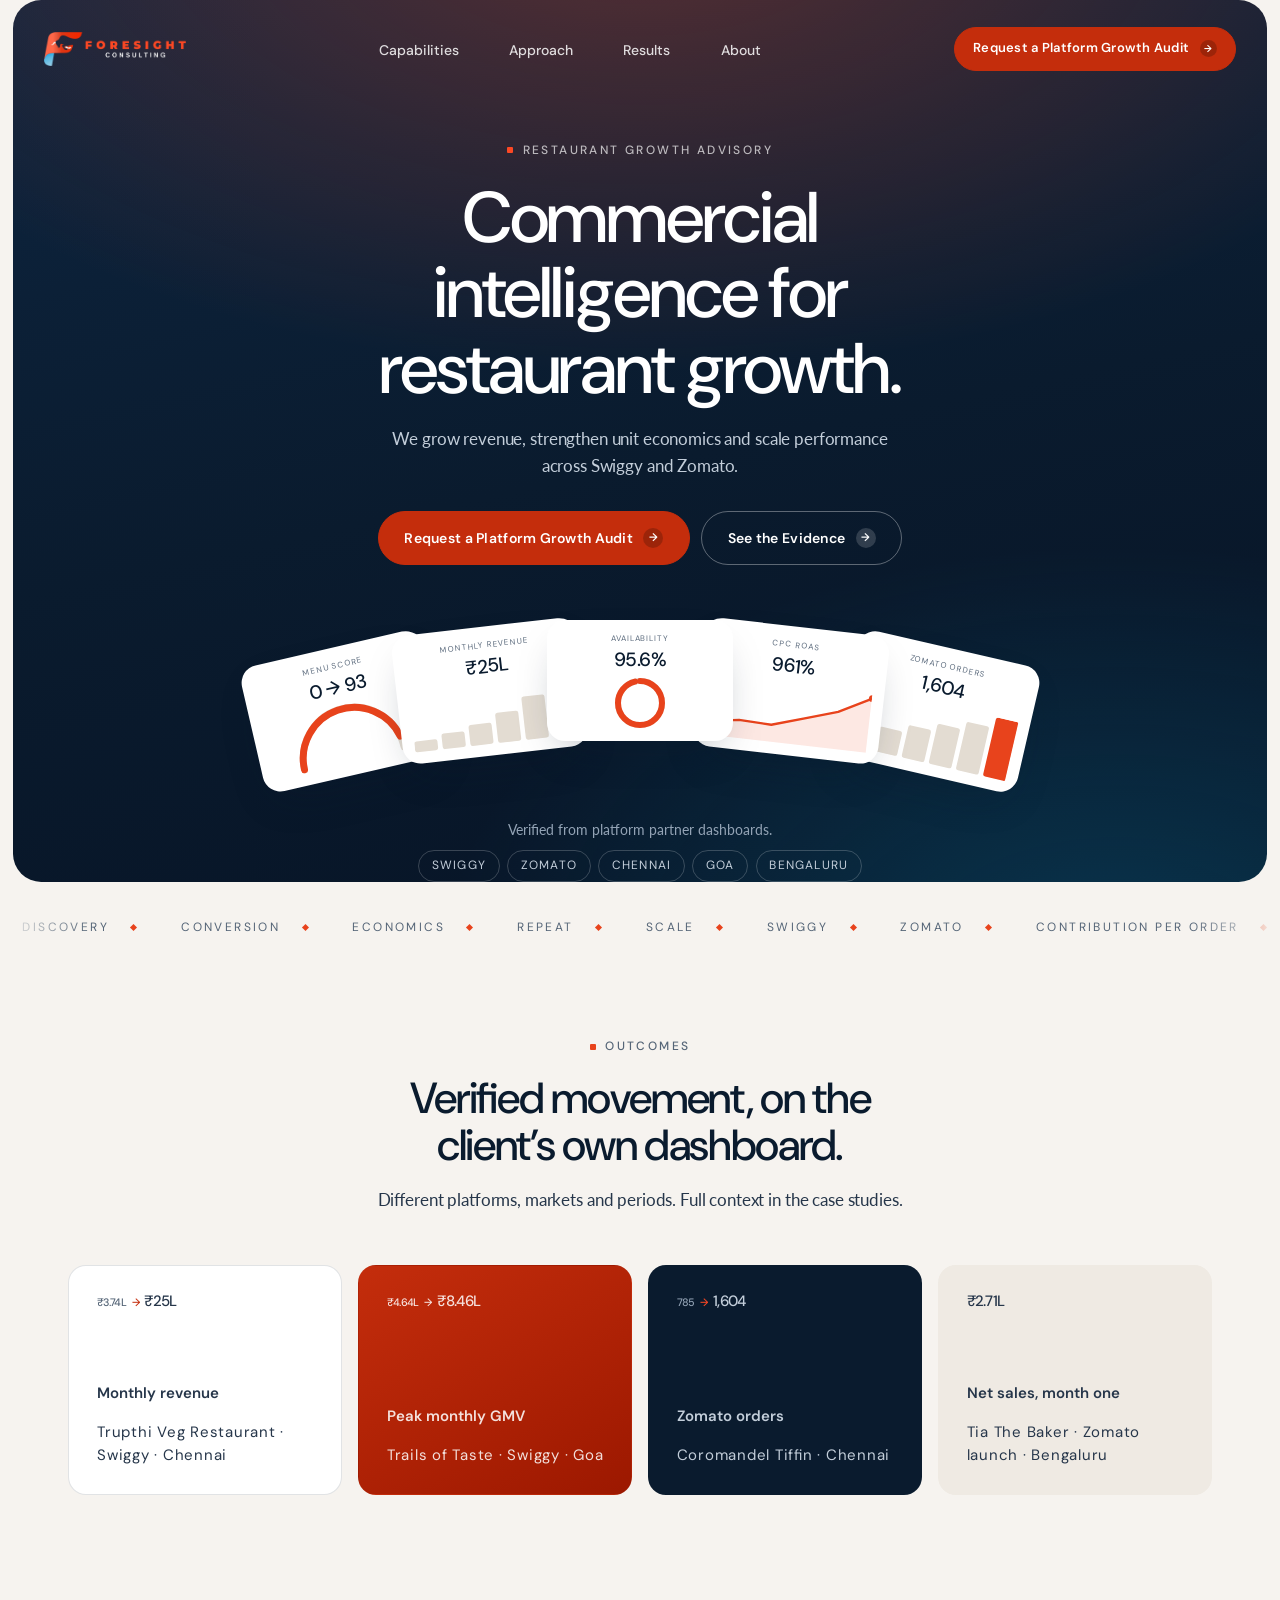
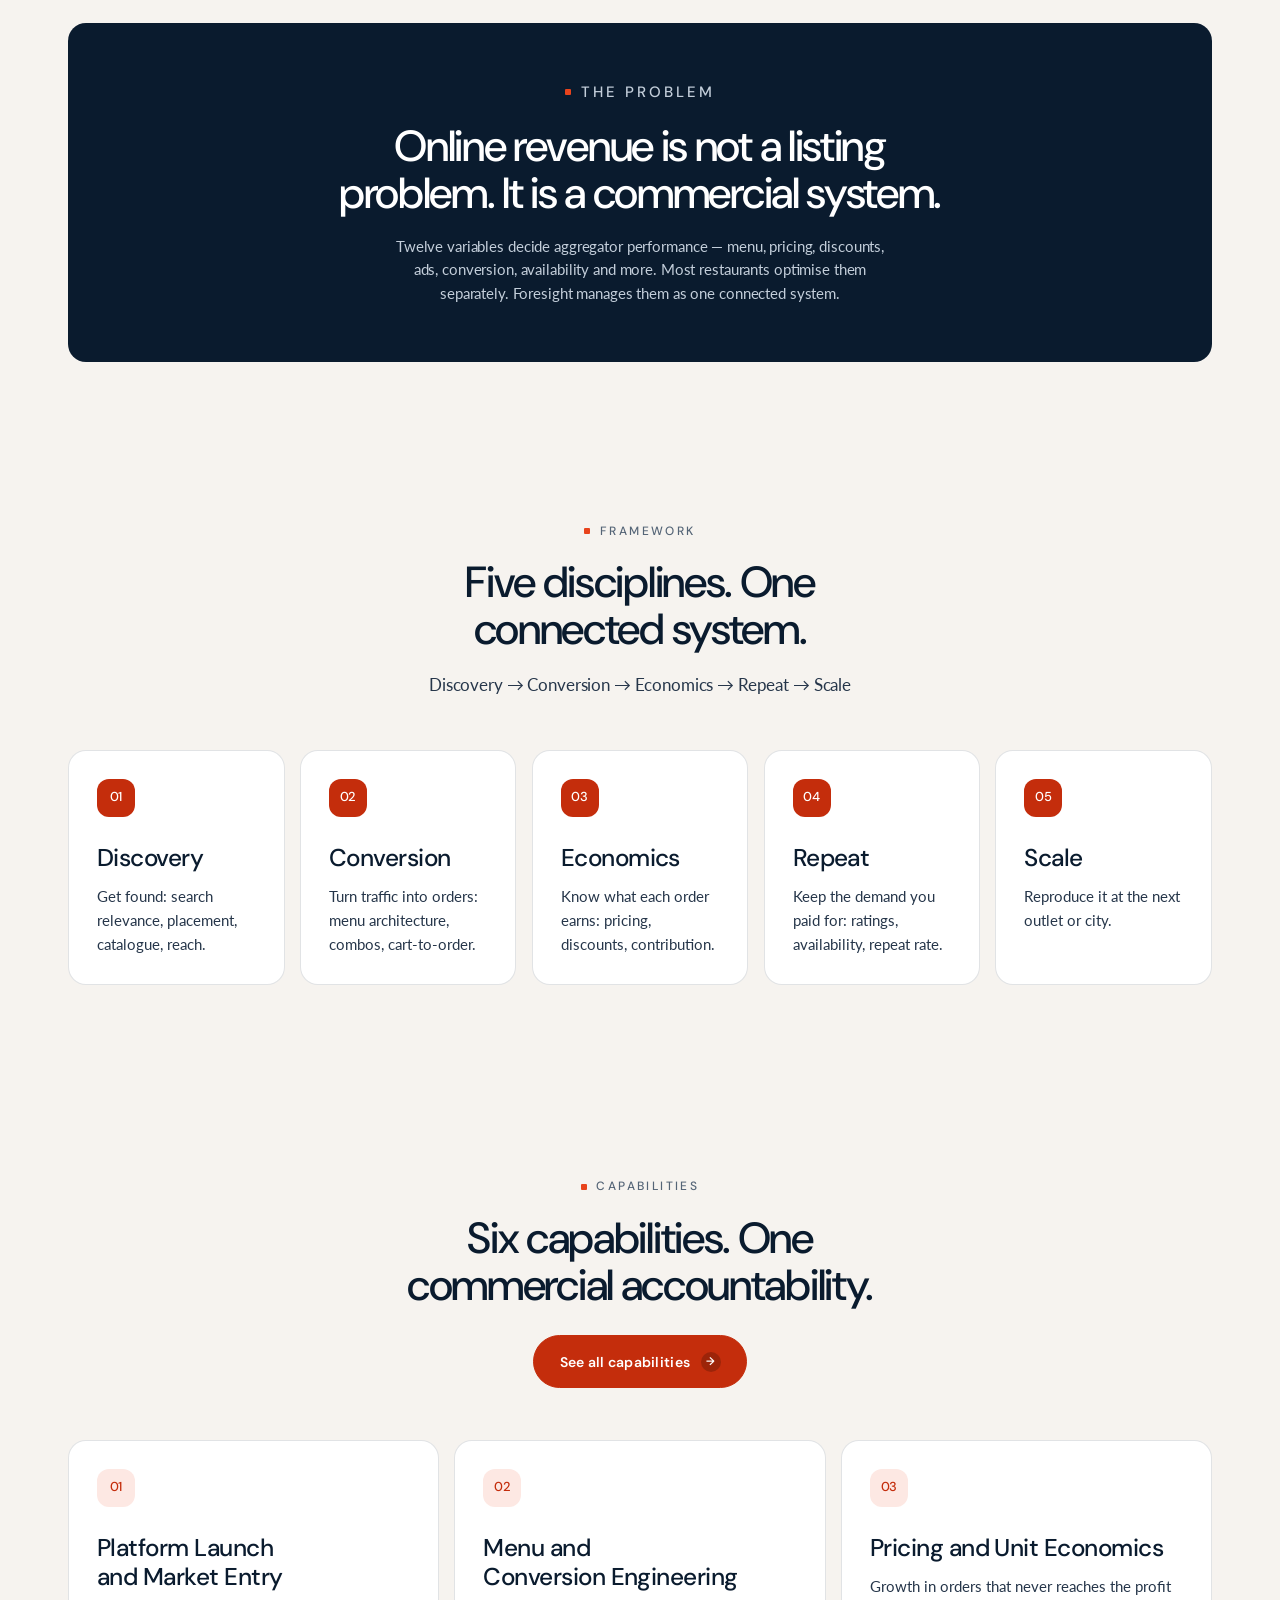
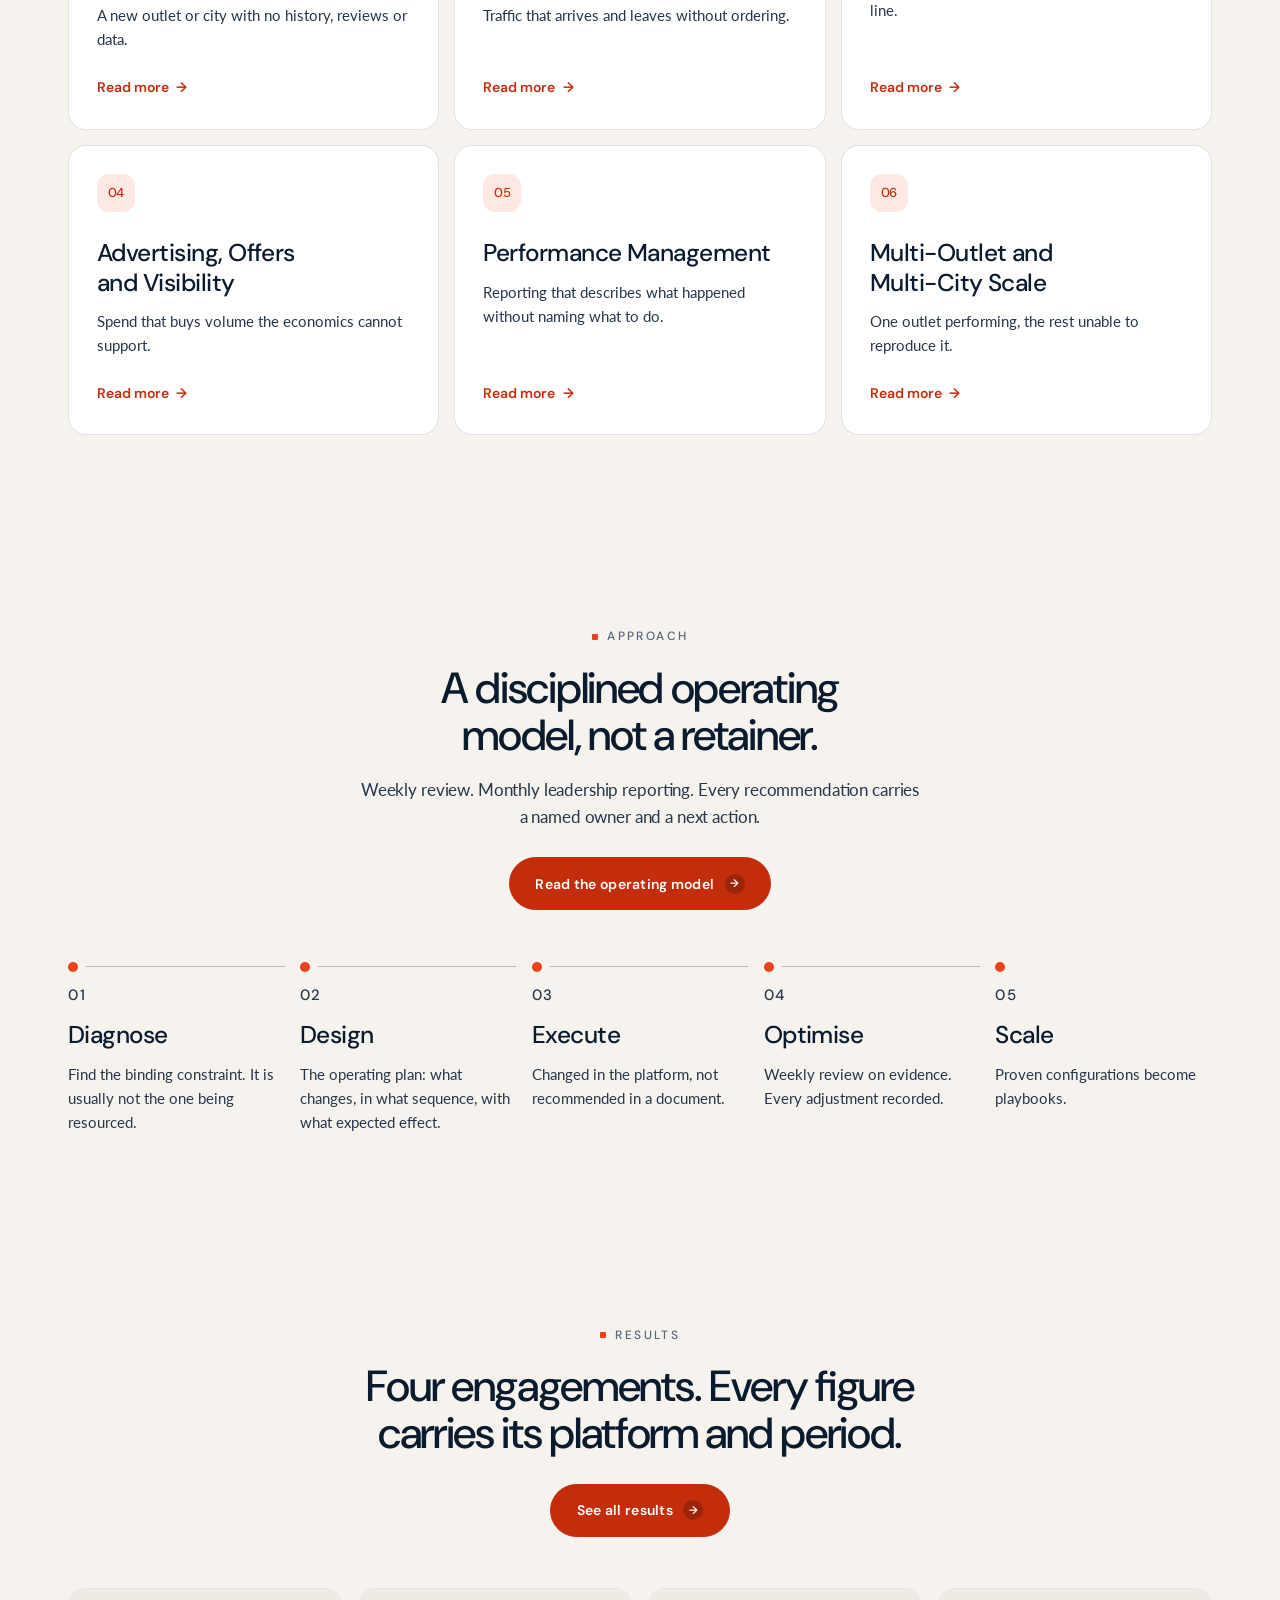
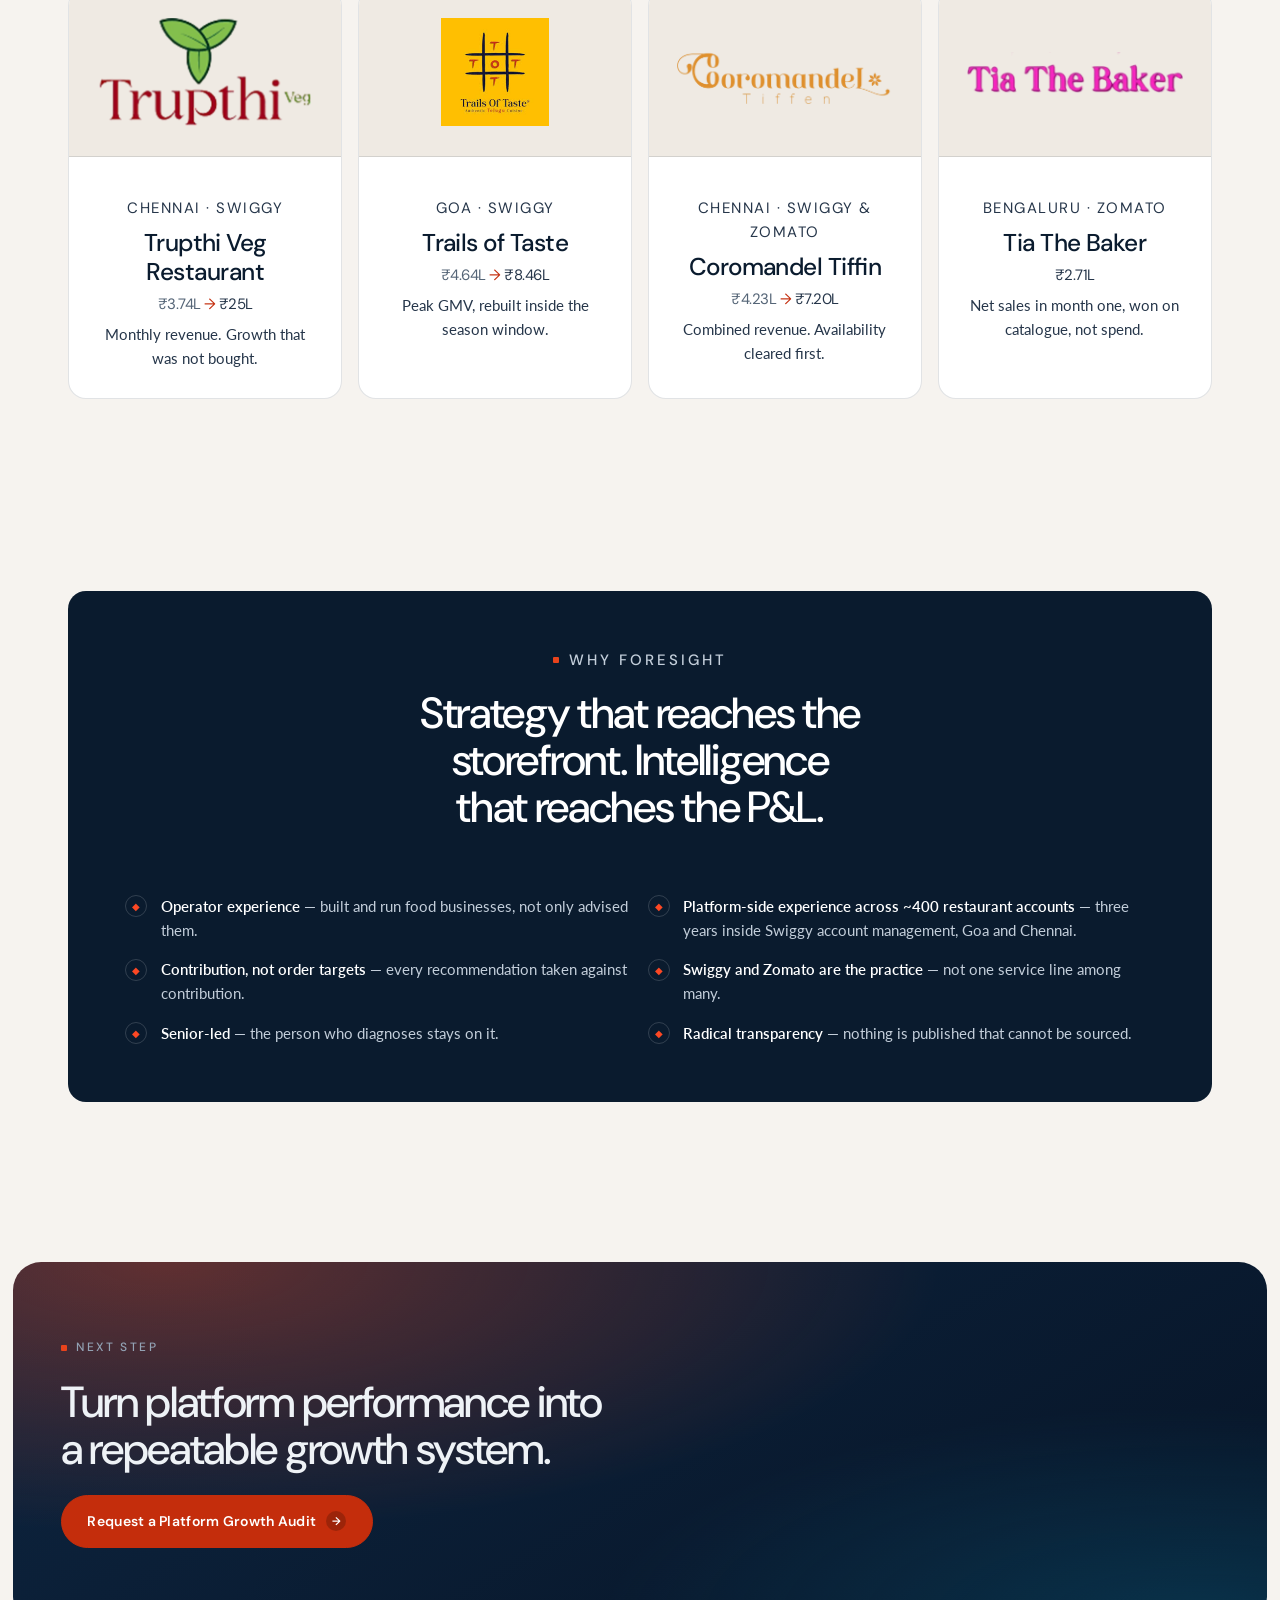
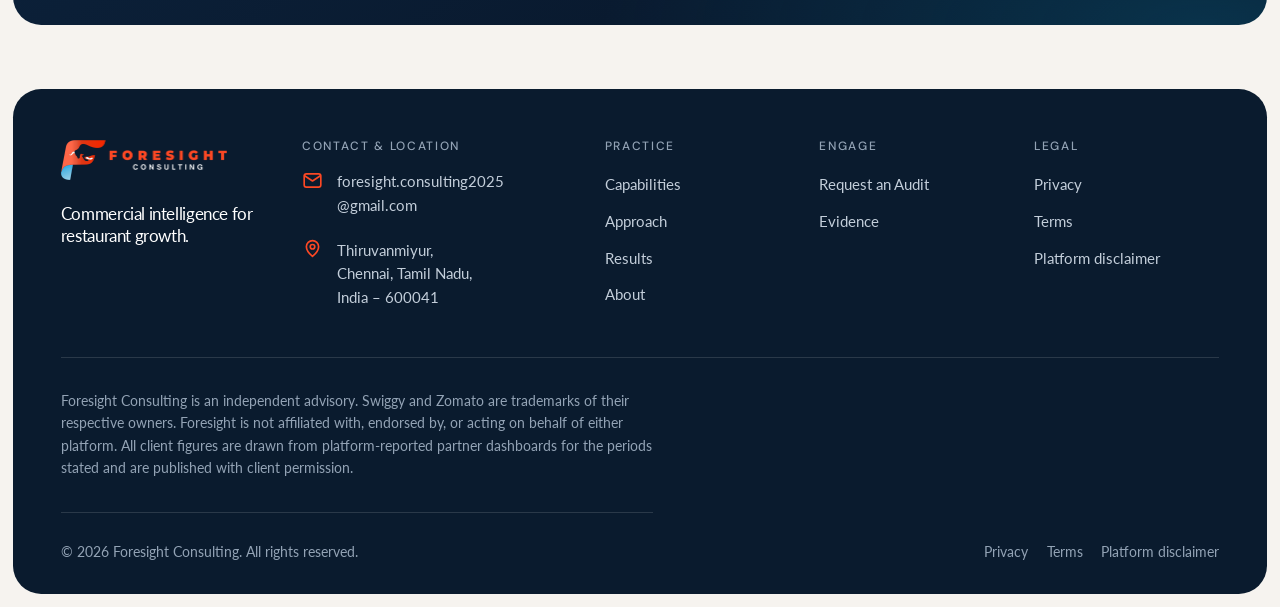
<file: index.html>
<!DOCTYPE html>
<html lang="en">
<head>
<meta charset="utf-8">
<meta name="viewport" content="width=device-width, initial-scale=1">
<title>Foresight Consulting &#8212; Commercial intelligence for restaurant growth</title>
<meta name="description" content="Foresight Consulting grows revenue, strengthens unit economics and scales performance across Swiggy and Zomato. An independent restaurant growth advisory.">
<link rel="icon" href="assets/img/favicon.png" type="image/png">
<link rel="apple-touch-icon" href="assets/img/apple-touch-icon.png">
<meta property="og:title" content="Foresight Consulting &#8212; Commercial intelligence for restaurant growth">
<meta property="og:description" content="Foresight Consulting grows revenue, strengthens unit economics and scales performance across Swiggy and Zomato. An independent restaurant growth advisory.">
<meta property="og:type" content="website">
<link rel="preconnect" href="https://fonts.googleapis.com">
<link rel="preconnect" href="https://fonts.gstatic.com" crossorigin>
<link href="https://fonts.googleapis.com/css2?family=DM+Sans:opsz,wght@9..40,400..700&family=Lato:wght@400;700&display=swap" rel="stylesheet">
<script>document.documentElement.className += " js";</script>
<link rel="stylesheet" href="assets/css/style.css">
</head>
<body class="hero-dark">
<a class="skip-link" href="#main">Skip to content</a>

<header class="site-header">
  <div class="nav">
    <a class="brand" href="index.html" aria-label="Foresight Consulting &#8212; home">
      <img class="brand-logo brand-logo--onlight" src="assets/img/foresight-lockup.png"
           alt="Foresight Consulting" width="1333" height="320">
      <img class="brand-logo brand-logo--ondark" src="assets/img/foresight-lockup-light.png"
           alt="" aria-hidden="true" width="1333" height="320">
    </a>
    <nav aria-label="Primary">
      <ul class="nav-links">
        <li><a href="capabilities.html">Capabilities</a></li>
        <li><a href="approach.html">Approach</a></li>
        <li><a href="results.html">Results</a></li>
        <li><a href="about.html">About</a></li>
      </ul>
    </nav>
    <div class="nav-right">
      <a class="btn btn--primary btn--sm" href="contact.html">Request a Platform Growth Audit <span class="arw" aria-hidden="true">&#8594;</span></a>
      <button class="nav-toggle" type="button" aria-expanded="false" aria-controls="nav-drawer">
        <span></span><span class="sr-only">Menu</span>
      </button>
    </div>
  </div>
</header>

<div class="nav-drawer" id="nav-drawer" aria-hidden="true">
  <ul>
    <li><a href="capabilities.html"><span class="ordinal">01</span> Capabilities</a></li>
    <li><a href="approach.html"><span class="ordinal">02</span> Approach</a></li>
    <li><a href="results.html"><span class="ordinal">03</span> Results</a></li>
    <li><a href="about.html"><span class="ordinal">04</span> About</a></li>
  </ul>
  <a class="btn btn--primary" href="contact.html">Request a Platform Growth Audit <span class="arw" aria-hidden="true">&#8594;</span></a>
</div>

<main id="main">

  <section class="panel hero on-ink">
    <div class="hero-inner">
      <p class="eyebrow" data-reveal>Restaurant growth advisory</p>
      <h1 class="display" data-reveal style="--d:80ms">Commercial intelligence for restaurant growth.</h1>
      <p class="lead" data-reveal style="--d:150ms">
        We grow revenue, strengthen unit economics and scale performance across Swiggy and Zomato.
      </p>
      <div class="actions actions--center" data-reveal style="--d:220ms">
        <a class="btn btn--primary" href="contact.html">Request a Platform Growth Audit <span class="arw" aria-hidden="true">&#8594;</span></a>
        <a class="btn btn--ghost" href="results.html">See the Evidence <span class="arw" aria-hidden="true">&#8594;</span></a>
      </div>
    </div>

    <div class="hero-fan" data-reveal style="--d:300ms">
        <div class="fan-card">
          <p class="fan-label">Menu score</p>
          <p class="fan-fig">0 &#8594; 93</p>
          <svg viewBox="0 0 140 52" role="img" aria-hidden="true"><path d="M26.0 48.0 A44 44 0 0 1 114.0 48.0" fill="none" stroke="#E3DCD2" stroke-width="6" stroke-linecap="round"/><path d="M26.0 48.0 A44 44 0 0 1 112.9 38.4" fill="none" stroke="#E8431C" stroke-width="6" stroke-linecap="round"/></svg>
        </div>
        <div class="fan-card">
          <p class="fan-label">Monthly revenue</p>
          <p class="fan-fig">&#8377;25L</p>
          <svg viewBox="0 0 140 52" role="img" aria-hidden="true"><rect x="0.0" y="42.6" width="20.0" height="9.4" rx="2" fill="#E3DCD2"/><rect x="24.0" y="38.5" width="20.0" height="13.5" rx="2" fill="#E3DCD2"/><rect x="48.0" y="33.8" width="20.0" height="18.2" rx="2" fill="#E3DCD2"/><rect x="72.0" y="26.0" width="20.0" height="26.0" rx="2" fill="#E3DCD2"/><rect x="96.0" y="14.6" width="20.0" height="37.4" rx="2" fill="#E3DCD2"/><rect x="120.0" y="0.0" width="20.0" height="52.0" rx="2" fill="#E8431C"/></svg>
        </div>
        <div class="fan-card">
          <p class="fan-label">Availability</p>
          <p class="fan-fig">95.6%</p>
          <svg viewBox="0 0 52 52" role="img" aria-hidden="true" style="width:52px;margin-inline:auto"><circle cx="26.0" cy="26.0" r="22" fill="none" stroke="#E3DCD2" stroke-width="6"/><circle cx="26.0" cy="26.0" r="22" fill="none" stroke="#E8431C" stroke-width="6" stroke-linecap="round" stroke-dasharray="132.1 6.1" transform="rotate(-90 26.0 26.0)"/></svg>
        </div>
        <div class="fan-card">
          <p class="fan-label">CPC ROAS</p>
          <p class="fan-fig">961%</p>
          <svg viewBox="0 0 140 52" role="img" aria-hidden="true"><path d="M0.0 40.6 L28.0 36.4 L56.0 37.4 L84.0 28.6 L112.0 19.8 L140.0 5.2 L140.0 52 L0 52 Z" fill="rgba(232,67,28,.12)"/><path d="M0.0 40.6 L28.0 36.4 L56.0 37.4 L84.0 28.6 L112.0 19.8 L140.0 5.2" fill="none" stroke="#E8431C" stroke-width="2" stroke-linecap="round" stroke-linejoin="round"/><circle cx="140.0" cy="5.2" r="3" fill="#E8431C"/></svg>
        </div>
        <div class="fan-card">
          <p class="fan-label">Zomato orders</p>
          <p class="fan-fig">1,604</p>
          <svg viewBox="0 0 140 52" role="img" aria-hidden="true"><rect x="0.0" y="36.4" width="20.0" height="15.6" rx="2" fill="#E3DCD2"/><rect x="24.0" y="30.2" width="20.0" height="21.8" rx="2" fill="#E3DCD2"/><rect x="48.0" y="23.4" width="20.0" height="28.6" rx="2" fill="#E3DCD2"/><rect x="72.0" y="16.6" width="20.0" height="35.4" rx="2" fill="#E3DCD2"/><rect x="96.0" y="9.4" width="20.0" height="42.6" rx="2" fill="#E3DCD2"/><rect x="120.0" y="0.0" width="20.0" height="52.0" rx="2" fill="#E8431C"/></svg>
        </div>
    </div>

    <div class="hero-trust" data-reveal style="--d:360ms">
      <p>Verified from platform partner dashboards.</p>
      <ul class="platforms">
        <li>Swiggy</li><li>Zomato</li><li>Chennai</li><li>Goa</li><li>Bengaluru</li>
      </ul>
    </div>
  </section>

  <div class="marquee" aria-hidden="true">
    <div class="marquee-track">
      <div class="marquee-group"><span>Discovery</span><span>Conversion</span><span>Economics</span><span>Repeat</span><span>Scale</span><span>Swiggy</span><span>Zomato</span><span>Contribution per order</span><span>Menu score</span><span>Availability</span></div>
    </div>
  </div>

  <section class="section section--sm">
    <div class="wrap">
      <div class="sec-head">
        <p class="eyebrow" data-reveal>Outcomes</p>
        <h2 data-reveal style="--d:70ms">Verified movement, on the client&#8217;s own dashboard.</h2>
        <p class="lead" data-reveal style="--d:140ms">Different platforms, markets and periods. Full context in the case studies.</p>
      </div>
      <div class="bento" data-reveal-group>
        <a class="card card--hover" href="results.html#trupthi" data-reveal>
          <p class="stat-fig"><span class="from">&#8377;3.74L</span> <span class="arrow" aria-hidden="true">&#8594;</span> &#8377;25L</p>
          <div>
            <p class="stat-name">Monthly revenue</p>
            <p class="stat-meta mt-1">Trupthi Veg Restaurant &#183; Swiggy &#183; Chennai</p>
          </div>
        </a>
        <a class="card card--ember card--hover" href="results.html#trails-of-taste" data-reveal>
          <p class="stat-fig"><span class="from">&#8377;4.64L</span> <span class="arrow" aria-hidden="true">&#8594;</span> &#8377;8.46L</p>
          <div>
            <p class="stat-name">Peak monthly GMV</p>
            <p class="stat-meta mt-1">Trails of Taste &#183; Swiggy &#183; Goa</p>
          </div>
        </a>
        <a class="card card--ink card--hover" href="results.html#coromandel" data-reveal>
          <p class="stat-fig"><span class="from">785</span> <span class="arrow" aria-hidden="true">&#8594;</span> 1,604</p>
          <div>
            <p class="stat-name">Zomato orders</p>
            <p class="stat-meta mt-1">Coromandel Tiffin &#183; Chennai</p>
          </div>
        </a>
        <a class="card card--tint card--hover" href="results.html#tia-the-baker" data-reveal>
          <p class="stat-fig">&#8377;2.71L</p>
          <div>
            <p class="stat-name">Net sales, month one</p>
            <p class="stat-meta mt-1">Tia The Baker &#183; Zomato launch &#183; Bengaluru</p>
          </div>
        </a>
      </div>
    </div>
  </section>

  <section class="section section--sm">
    <div class="wrap">
      <div class="card card--ink" style="padding:clamp(2rem,4.5vw,3.5rem)" data-reveal>
        <div class="sec-head" style="margin-bottom:0">
          <p class="eyebrow">The problem</p>
          <h2>Online revenue is not a listing problem. It is a commercial system.</h2>
          <p class="lead">
            Twelve variables decide aggregator performance &#8212; menu, pricing, discounts, ads,
            conversion, availability and more. Most restaurants optimise them separately.
            Foresight manages them as one connected system.
          </p>
        </div>
      </div>
    </div>
  </section>

  <section class="section">
    <div class="wrap">
      <div class="sec-head">
        <p class="eyebrow" data-reveal>Framework</p>
        <h2 data-reveal style="--d:70ms">Five disciplines. One connected system.</h2>
        <p class="lead" data-reveal style="--d:140ms">Discovery &#8594; Conversion &#8594; Economics &#8594; Repeat &#8594; Scale</p>
      </div>
      <div class="grid grid--5" data-reveal-group>
        <article class="card" data-reveal>
          <span class="badge">01</span>
          <h3 class="mt-1">Discovery</h3>
          <p>Get found: search relevance, placement, catalogue, reach.</p>
        </article>
        <article class="card" data-reveal>
          <span class="badge">02</span>
          <h3 class="mt-1">Conversion</h3>
          <p>Turn traffic into orders: menu architecture, combos, cart-to-order.</p>
        </article>
        <article class="card" data-reveal>
          <span class="badge">03</span>
          <h3 class="mt-1">Economics</h3>
          <p>Know what each order earns: pricing, discounts, contribution.</p>
        </article>
        <article class="card" data-reveal>
          <span class="badge">04</span>
          <h3 class="mt-1">Repeat</h3>
          <p>Keep the demand you paid for: ratings, availability, repeat rate.</p>
        </article>
        <article class="card" data-reveal>
          <span class="badge">05</span>
          <h3 class="mt-1">Scale</h3>
          <p>Reproduce it at the next outlet or city.</p>
        </article>
      </div>
    </div>
  </section>

  <section class="section">
    <div class="wrap">
      <div class="sec-head">
        <p class="eyebrow" data-reveal>Capabilities</p>
        <h2 data-reveal style="--d:70ms">Six capabilities. One commercial accountability.</h2>
        <div class="actions actions--center" data-reveal style="--d:200ms"><a class="btn btn--primary" href="capabilities.html">See all capabilities <span class="arw" aria-hidden="true">&#8594;</span></a></div>
      </div>
      <div class="grid grid--3" data-reveal-group>
        <a class="card" href="capabilities.html#launch" data-reveal>
          <span class="badge badge--ghost">01</span>
          <h3 class="mt-1">Platform Launch and Market Entry</h3>
          <p>A new outlet or city with no history, reviews or data.</p>
          <span class="tlink">Read more <span class="arw" aria-hidden="true">&#8594;</span></span>
        </a>
        <a class="card" href="capabilities.html#menu" data-reveal>
          <span class="badge badge--ghost">02</span>
          <h3 class="mt-1">Menu and Conversion Engineering</h3>
          <p>Traffic that arrives and leaves without ordering.</p>
          <span class="tlink">Read more <span class="arw" aria-hidden="true">&#8594;</span></span>
        </a>
        <a class="card" href="capabilities.html#pricing" data-reveal>
          <span class="badge badge--ghost">03</span>
          <h3 class="mt-1">Pricing and Unit Economics</h3>
          <p>Growth in orders that never reaches the profit line.</p>
          <span class="tlink">Read more <span class="arw" aria-hidden="true">&#8594;</span></span>
        </a>
        <a class="card" href="capabilities.html#advertising" data-reveal>
          <span class="badge badge--ghost">04</span>
          <h3 class="mt-1">Advertising, Offers and Visibility</h3>
          <p>Spend that buys volume the economics cannot support.</p>
          <span class="tlink">Read more <span class="arw" aria-hidden="true">&#8594;</span></span>
        </a>
        <a class="card" href="capabilities.html#performance" data-reveal>
          <span class="badge badge--ghost">05</span>
          <h3 class="mt-1">Performance Management</h3>
          <p>Reporting that describes what happened without naming what to do.</p>
          <span class="tlink">Read more <span class="arw" aria-hidden="true">&#8594;</span></span>
        </a>
        <a class="card" href="capabilities.html#scale" data-reveal>
          <span class="badge badge--ghost">06</span>
          <h3 class="mt-1">Multi-Outlet and Multi-City Scale</h3>
          <p>One outlet performing, the rest unable to reproduce it.</p>
          <span class="tlink">Read more <span class="arw" aria-hidden="true">&#8594;</span></span>
        </a>
      </div>
    </div>
  </section>

  <section class="section">
    <div class="wrap">
      <div class="sec-head">
        <p class="eyebrow" data-reveal>Approach</p>
        <h2 data-reveal style="--d:70ms">A disciplined operating model, not a retainer.</h2>
        <p class="lead" data-reveal style="--d:140ms">Weekly review. Monthly leadership reporting. Every recommendation carries a named owner and a next action.</p>
        <div class="actions actions--center" data-reveal style="--d:200ms"><a class="btn btn--primary" href="approach.html">Read the operating model <span class="arw" aria-hidden="true">&#8594;</span></a></div>
      </div>
      <div class="timeline" data-reveal-group>
        <article class="tl-step" data-reveal>
          <div class="tl-rail"><span class="tl-dot"></span><span class="tl-line"></span></div>
          <p class="ordinal">01</p>
          <h3 class="h3">Diagnose</h3>
          <p>Find the binding constraint. It is usually not the one being resourced.</p>
        </article>
        <article class="tl-step" data-reveal>
          <div class="tl-rail"><span class="tl-dot"></span><span class="tl-line"></span></div>
          <p class="ordinal">02</p>
          <h3 class="h3">Design</h3>
          <p>The operating plan: what changes, in what sequence, with what expected effect.</p>
        </article>
        <article class="tl-step" data-reveal>
          <div class="tl-rail"><span class="tl-dot"></span><span class="tl-line"></span></div>
          <p class="ordinal">03</p>
          <h3 class="h3">Execute</h3>
          <p>Changed in the platform, not recommended in a document.</p>
        </article>
        <article class="tl-step" data-reveal>
          <div class="tl-rail"><span class="tl-dot"></span><span class="tl-line"></span></div>
          <p class="ordinal">04</p>
          <h3 class="h3">Optimise</h3>
          <p>Weekly review on evidence. Every adjustment recorded.</p>
        </article>
        <article class="tl-step" data-reveal>
          <div class="tl-rail"><span class="tl-dot"></span><span class="tl-line" style="flex:none;width:0"></span></div>
          <p class="ordinal">05</p>
          <h3 class="h3">Scale</h3>
          <p>Proven configurations become playbooks.</p>
        </article>
      </div>
    </div>
  </section>

  <section class="section">
    <div class="wrap">
      <div class="sec-head">
        <p class="eyebrow" data-reveal>Results</p>
        <h2 data-reveal style="--d:70ms">Four engagements. Every figure carries its platform and period.</h2>
        <div class="actions actions--center" data-reveal style="--d:200ms"><a class="btn btn--primary" href="results.html">See all results <span class="arw" aria-hidden="true">&#8594;</span></a></div>
      </div>
      <div class="grid grid--4" data-reveal-group>
        <a class="card feature" href="results.html#trupthi" data-reveal>
          <div class="media media--logo">
            <img src="assets/img/clients/trupthi.png" alt="Trupthi Veg Restaurant logo" loading="lazy">
          </div>
          <div class="feature-body">
            <p class="case-meta">Chennai &#183; Swiggy</p>
            <h3>Trupthi Veg Restaurant</h3>
            <p class="case-fig"><span class="from">&#8377;3.74L</span> <span class="arrow" aria-hidden="true">&#8594;</span> &#8377;25L</p>
            <p>Monthly revenue. Growth that was not bought.</p>
          </div>
        </a>
        <a class="card feature" href="results.html#trails-of-taste" data-reveal>
          <div class="media media--logo">
            <img src="assets/img/clients/trails-of-taste.png" alt="Trails of Taste logo" loading="lazy">
          </div>
          <div class="feature-body">
            <p class="case-meta">Goa &#183; Swiggy</p>
            <h3>Trails of Taste</h3>
            <p class="case-fig"><span class="from">&#8377;4.64L</span> <span class="arrow" aria-hidden="true">&#8594;</span> &#8377;8.46L</p>
            <p>Peak GMV, rebuilt inside the season window.</p>
          </div>
        </a>
        <a class="card feature" href="results.html#coromandel" data-reveal>
          <div class="media media--logo">
            <img src="assets/img/clients/coromandel.png" alt="Coromandel Tiffin logo" loading="lazy">
          </div>
          <div class="feature-body">
            <p class="case-meta">Chennai &#183; Swiggy &amp; Zomato</p>
            <h3>Coromandel Tiffin</h3>
            <p class="case-fig"><span class="from">&#8377;4.23L</span> <span class="arrow" aria-hidden="true">&#8594;</span> &#8377;7.20L</p>
            <p>Combined revenue. Availability cleared first.</p>
          </div>
        </a>
        <a class="card feature" href="results.html#tia-the-baker" data-reveal>
          <div class="media media--logo">
            <img src="assets/img/clients/tia-the-baker.png" alt="Tia The Baker logo" loading="lazy">
          </div>
          <div class="feature-body">
            <p class="case-meta">Bengaluru &#183; Zomato</p>
            <h3>Tia The Baker</h3>
            <p class="case-fig">&#8377;2.71L</p>
            <p>Net sales in month one, won on catalogue, not spend.</p>
          </div>
        </a>
      </div>
    </div>
  </section>

  <section class="section">
    <div class="wrap">
      <div class="card card--ink" style="padding:clamp(2rem,4.5vw,3.5rem)" data-reveal>
      <div class="sec-head">
        <p class="eyebrow" data-reveal>Why Foresight</p>
        <h2 data-reveal style="--d:70ms">Strategy that reaches the storefront. Intelligence that reaches the P&amp;L.</h2>
      </div>
        <div class="facts" data-reveal-group>
          <div class="fact" data-reveal>
            <span class="tick" aria-hidden="true">&#9670;</span>
            <p><b>Operator experience</b> &#8212; built and run food businesses, not only advised them.</p>
          </div>
          <div class="fact" data-reveal>
            <span class="tick" aria-hidden="true">&#9670;</span>
            <p><b>Platform-side experience across ~400 restaurant accounts</b> &#8212; three years inside Swiggy account management, Goa and Chennai.</p>
          </div>
          <div class="fact" data-reveal>
            <span class="tick" aria-hidden="true">&#9670;</span>
            <p><b>Contribution, not order targets</b> &#8212; every recommendation taken against contribution.</p>
          </div>
          <div class="fact" data-reveal>
            <span class="tick" aria-hidden="true">&#9670;</span>
            <p><b>Swiggy and Zomato are the practice</b> &#8212; not one service line among many.</p>
          </div>
          <div class="fact" data-reveal>
            <span class="tick" aria-hidden="true">&#9670;</span>
            <p><b>Senior-led</b> &#8212; the person who diagnoses stays on it.</p>
          </div>
          <div class="fact" data-reveal>
            <span class="tick" aria-hidden="true">&#9670;</span>
            <p><b>Radical transparency</b> &#8212; nothing is published that cannot be sourced.</p>
          </div>
        </div>
      </div>
    </div>
  </section>

  <section class="section section--sm">
    <div class="panel cta-panel on-ink">
      <div class="cta-inner">
        <p class="eyebrow" data-reveal>Next step</p>
        <h2 data-reveal style="--d:80ms">Turn platform performance into a repeatable growth system.</h2>
        <div class="actions" data-reveal style="--d:140ms">
          <a class="btn btn--primary" href="contact.html">Request a Platform Growth Audit <span class="arw" aria-hidden="true">&#8594;</span></a>
        </div>
      </div>
    </div>
  </section>

</main>

<footer class="site-footer">
  <div class="footer-panel">
    <div class="footer-inner">

      <div class="footer-top">
        <div class="footer-brand">
          <a class="brand brand--footer" href="index.html">
            <img src="assets/img/foresight-lockup-light.png"
                 alt="Foresight Consulting &#8212; home" width="1333" height="320">
          </a>
          <p class="footer-brandline">Commercial intelligence for restaurant growth.</p>
        </div>

          <div class="footer-contact">
            <h2>Contact &amp; Location</h2>
            <ul>
              <li>
                <svg class="fc-icon" viewBox="0 0 24 24" fill="none" stroke="currentColor"
                     stroke-width="1.9" stroke-linecap="round" stroke-linejoin="round" aria-hidden="true">
                  <rect x="2.5" y="4.5" width="19" height="15" rx="2.5"></rect>
                  <path d="m3 6.5 9 6 9-6"></path>
                </svg>
                <a href="mailto:foresight.consulting2025@gmail.com">foresight.consulting2025<wbr>@gmail.com</a>
              </li>
              <li>
                <svg class="fc-icon" viewBox="0 0 24 24" fill="none" stroke="currentColor"
                     stroke-width="1.9" stroke-linecap="round" stroke-linejoin="round" aria-hidden="true">
                  <path d="M12 21s7-5.6 7-11a7 7 0 1 0-14 0c0 5.4 7 11 7 11Z"></path>
                  <circle cx="12" cy="10" r="2.6"></circle>
                </svg>
                <a href="https://www.google.com/maps/search/?api=1&amp;query=Thiruvanmiyur%2C+Chennai%2C+Tamil+Nadu%2C+India+600041"
                   target="_blank" rel="noopener noreferrer">
                  <span class="fc-address">Thiruvanmiyur,<br>Chennai, Tamil Nadu,<br>India &#8211; 600041</span>
                </a>
              </li>
            </ul>
          </div>

        <div class="footer-col">
          <h2>Practice</h2>
          <ul>
            <li><a href="capabilities.html">Capabilities</a></li>
            <li><a href="approach.html">Approach</a></li>
            <li><a href="results.html">Results</a></li>
            <li><a href="about.html">About</a></li>
          </ul>
        </div>
        <div class="footer-col">
          <h2>Engage</h2>
          <ul>
            <li><a href="contact.html">Request an Audit</a></li>
            <li><a href="results.html">Evidence</a></li>
          </ul>
        </div>
        <div class="footer-col">
          <h2>Legal</h2>
          <ul>
            <li><a href="privacy.html">Privacy</a></li>
            <li><a href="terms.html">Terms</a></li>
            <li><a href="disclaimer.html">Platform disclaimer</a></li>
          </ul>
        </div>
      </div>

      <p class="footer-disclaimer">
        Foresight Consulting is an independent advisory. Swiggy and Zomato are trademarks of their
        respective owners. Foresight is not affiliated with, endorsed by, or acting on behalf of
        either platform. All client figures are drawn from platform-reported partner dashboards for
        the periods stated and are published with client permission.
      </p>

      <div class="footer-base">
        <p>&copy; <span data-year>2026</span> Foresight Consulting. All rights reserved.</p>
        <ul>
          <li><a href="privacy.html">Privacy</a></li>
          <li><a href="terms.html">Terms</a></li>
          <li><a href="disclaimer.html">Platform disclaimer</a></li>
        </ul>
      </div>

    </div>
  </div>
</footer>

<script src="assets/js/main.js"></script>
</body>
</html>
</file>
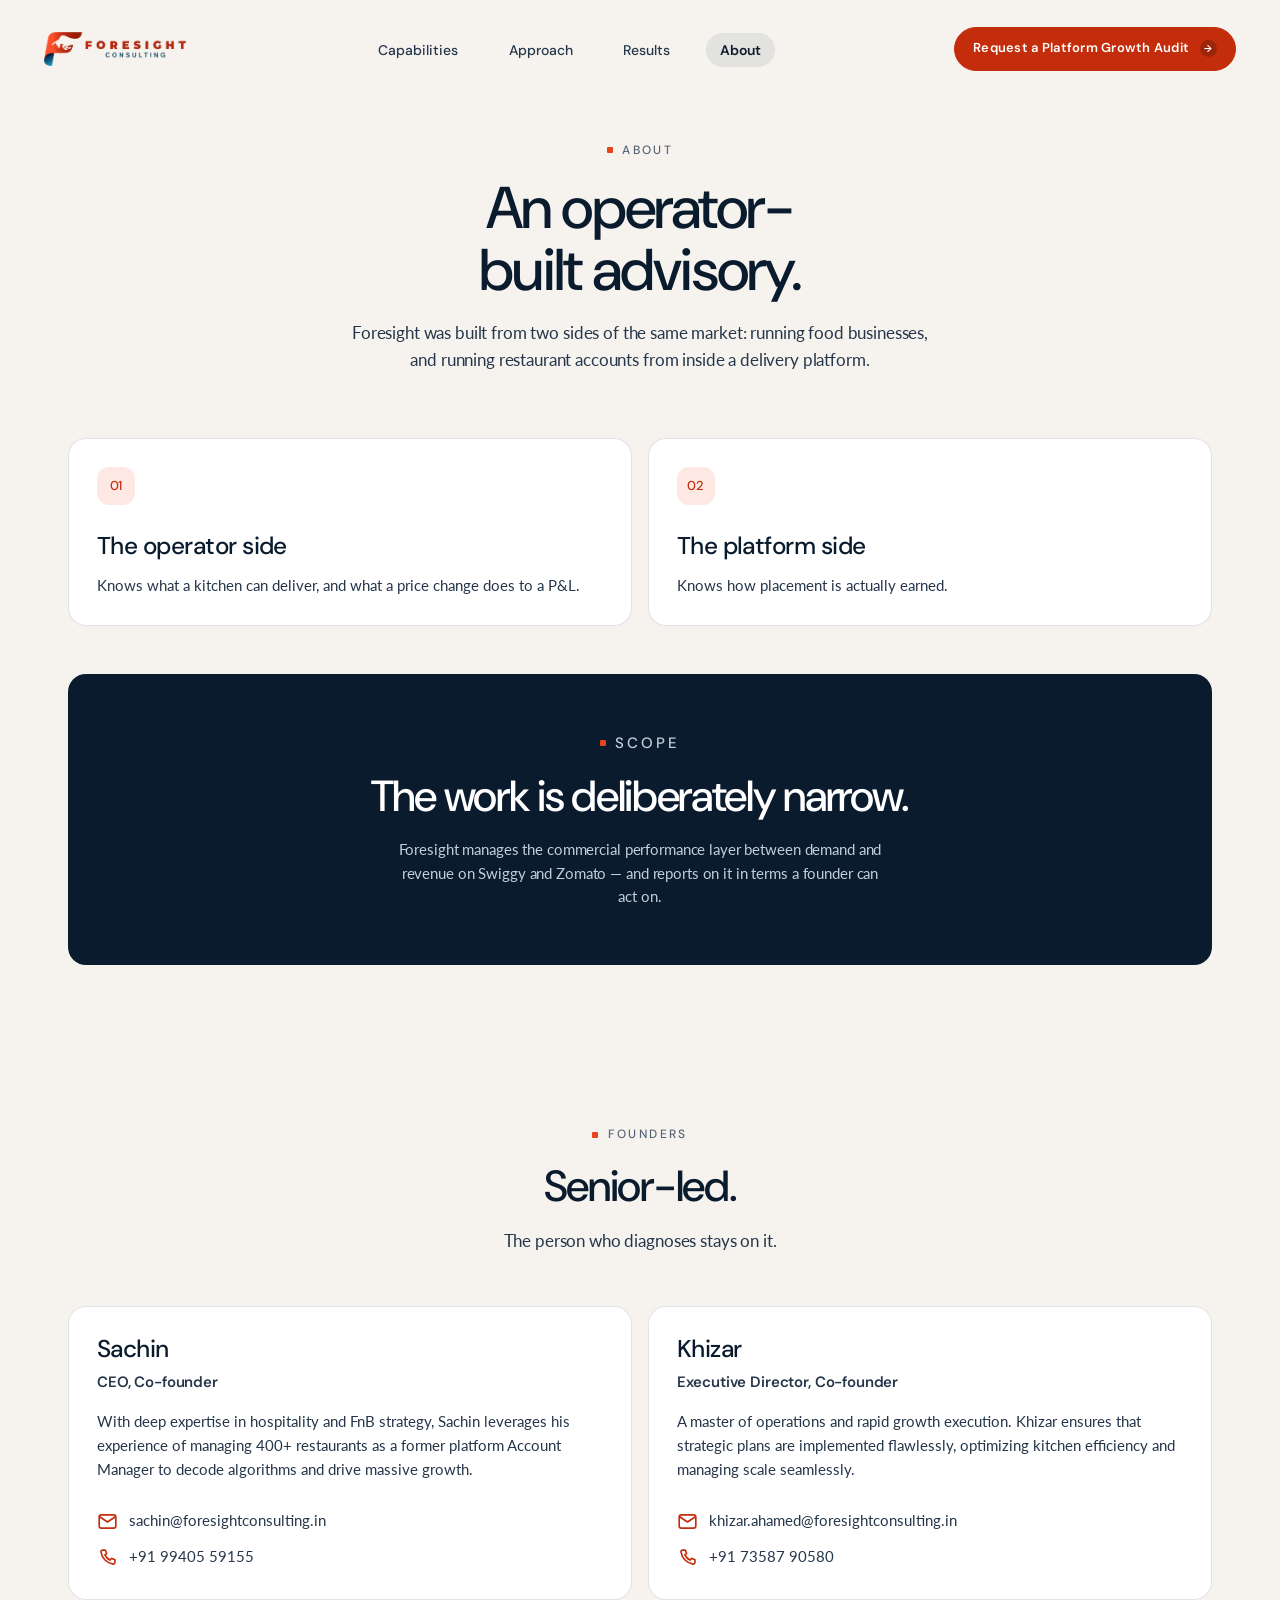
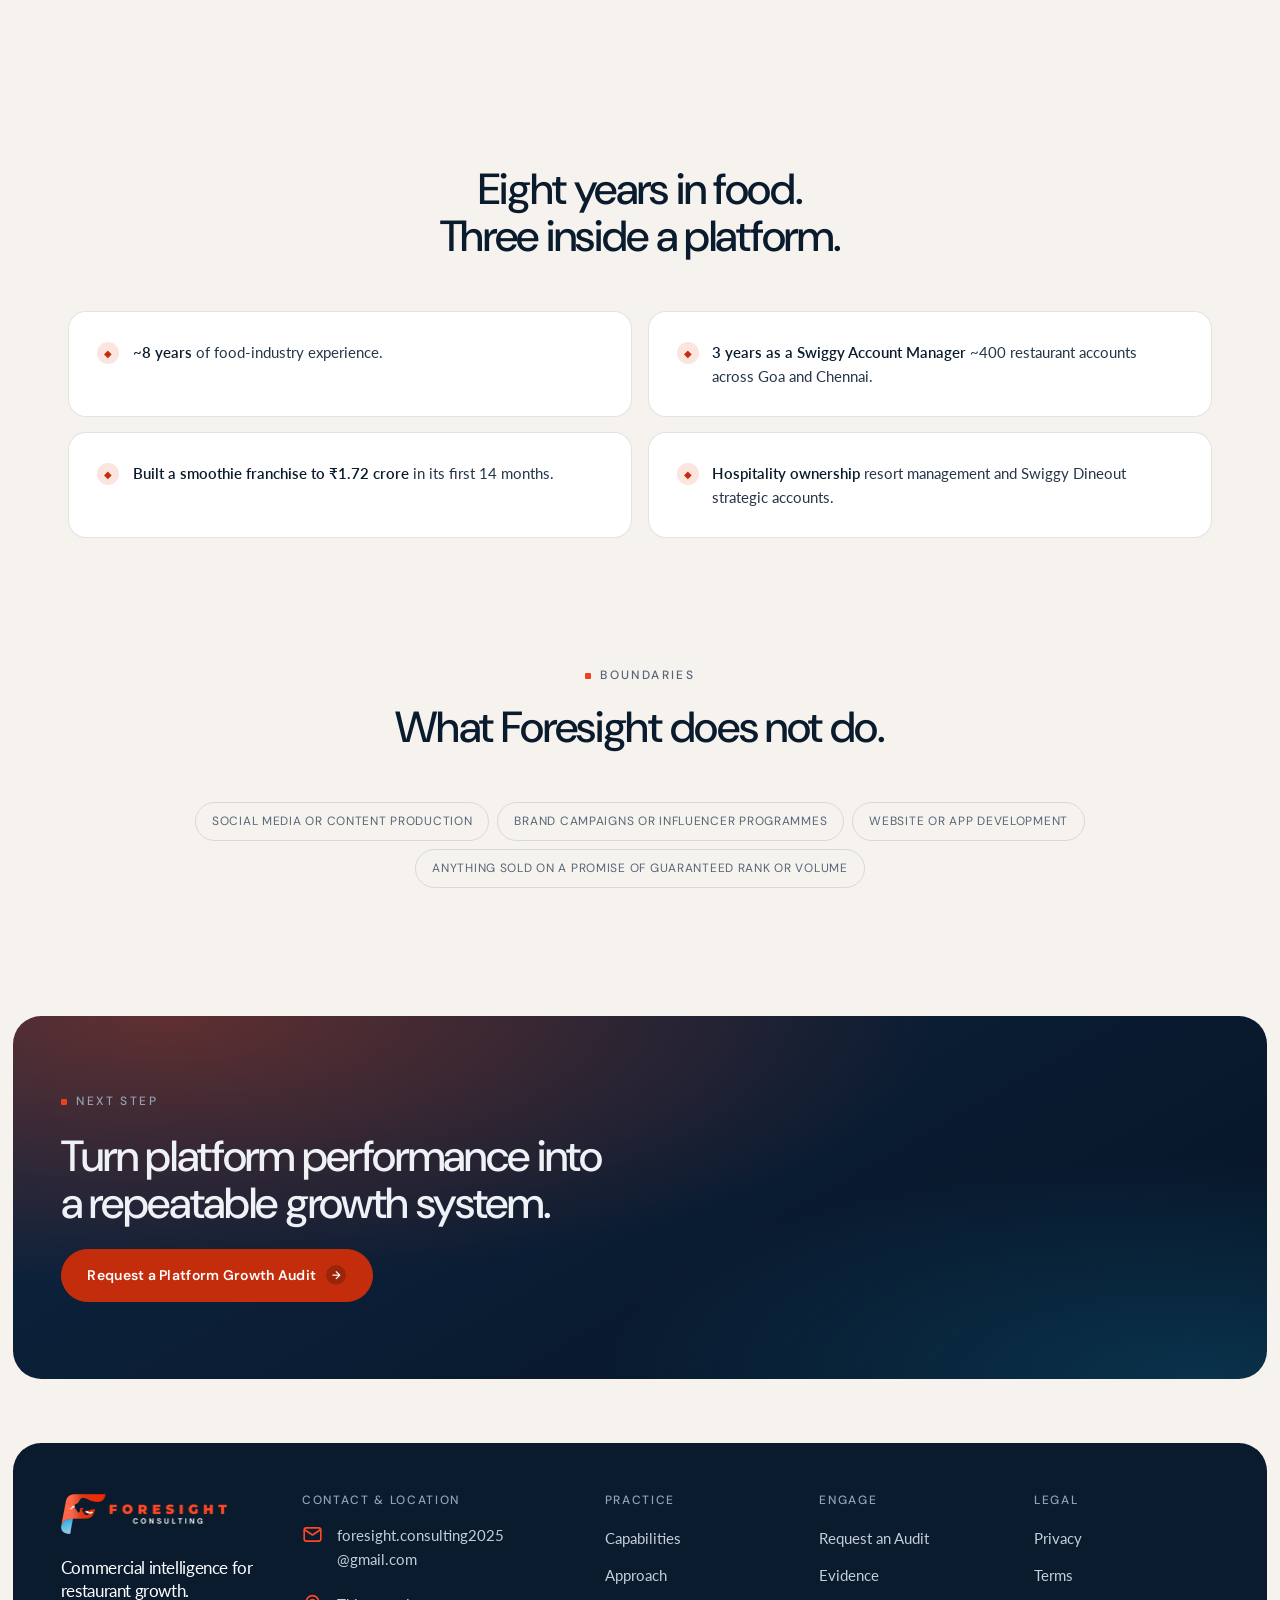
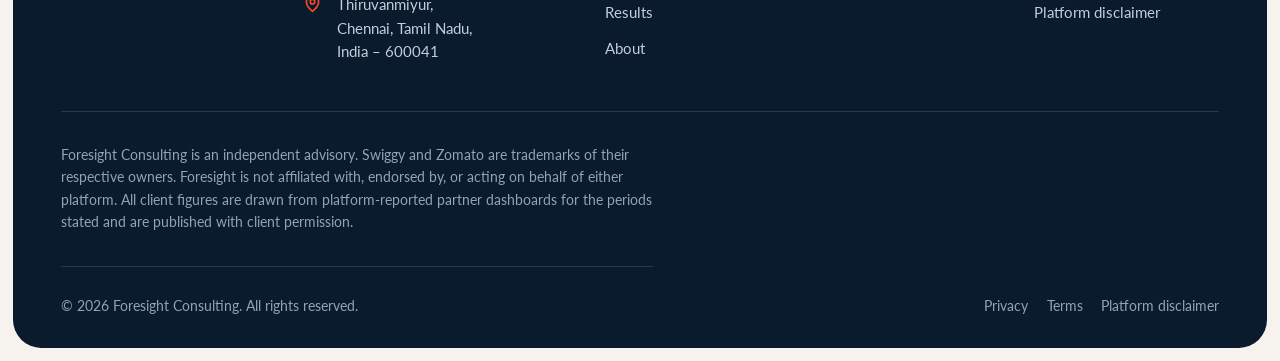
<file: about.html>
<!DOCTYPE html>
<html lang="en">
<head>
<meta charset="utf-8">
<meta name="viewport" content="width=device-width, initial-scale=1">
<title>About &#8212; Foresight Consulting</title>
<meta name="description" content="An operator-built advisory. Foresight manages the commercial performance layer between demand and revenue on Swiggy and Zomato.">
<link rel="icon" href="assets/img/favicon.png" type="image/png">
<link rel="apple-touch-icon" href="assets/img/apple-touch-icon.png">
<meta property="og:title" content="About &#8212; Foresight Consulting">
<meta property="og:description" content="An operator-built advisory. Foresight manages the commercial performance layer between demand and revenue on Swiggy and Zomato.">
<meta property="og:type" content="website">
<link rel="preconnect" href="https://fonts.googleapis.com">
<link rel="preconnect" href="https://fonts.gstatic.com" crossorigin>
<link href="https://fonts.googleapis.com/css2?family=DM+Sans:opsz,wght@9..40,400..700&family=Lato:wght@400;700&display=swap" rel="stylesheet">
<script>document.documentElement.className += " js";</script>
<link rel="stylesheet" href="assets/css/style.css">
</head>
<body>
<a class="skip-link" href="#main">Skip to content</a>

<header class="site-header">
  <div class="nav">
    <a class="brand" href="index.html" aria-label="Foresight Consulting &#8212; home">
      <img class="brand-logo brand-logo--onlight" src="assets/img/foresight-lockup.png"
           alt="Foresight Consulting" width="1333" height="320">
      <img class="brand-logo brand-logo--ondark" src="assets/img/foresight-lockup-light.png"
           alt="" aria-hidden="true" width="1333" height="320">
    </a>
    <nav aria-label="Primary">
      <ul class="nav-links">
        <li><a href="capabilities.html">Capabilities</a></li>
        <li><a href="approach.html">Approach</a></li>
        <li><a href="results.html">Results</a></li>
        <li><a href="about.html" aria-current="page">About</a></li>
      </ul>
    </nav>
    <div class="nav-right">
      <a class="btn btn--primary btn--sm" href="contact.html">Request a Platform Growth Audit <span class="arw" aria-hidden="true">&#8594;</span></a>
      <button class="nav-toggle" type="button" aria-expanded="false" aria-controls="nav-drawer">
        <span></span><span class="sr-only">Menu</span>
      </button>
    </div>
  </div>
</header>

<div class="nav-drawer" id="nav-drawer" aria-hidden="true">
  <ul>
    <li><a href="capabilities.html"><span class="ordinal">01</span> Capabilities</a></li>
    <li><a href="approach.html"><span class="ordinal">02</span> Approach</a></li>
    <li><a href="results.html"><span class="ordinal">03</span> Results</a></li>
    <li><a href="about.html"><span class="ordinal">04</span> About</a></li>
  </ul>
  <a class="btn btn--primary" href="contact.html">Request a Platform Growth Audit <span class="arw" aria-hidden="true">&#8594;</span></a>
</div>

<main id="main">

  <section class="page-hero">
    <div class="hero-inner">
      <p class="eyebrow" data-reveal>About</p>
      <h1 data-reveal style="--d:80ms">An operator-built advisory.</h1>
      <p class="lead" data-reveal style="--d:150ms">
        Foresight was built from two sides of the same market: running food businesses, and running
        restaurant accounts from inside a delivery platform.
      </p>
    </div>
  </section>

  <section class="section" style="padding-top:0">
    <div class="wrap">
      <div class="grid grid--2" data-reveal-group>
        <article class="card" data-reveal>
          <span class="badge badge--ghost">01</span>
          <h2 class="h3 mt-1">The operator side</h2>
          <p>Knows what a kitchen can deliver, and what a price change does to a P&amp;L.</p>
        </article>
        <article class="card" data-reveal>
          <span class="badge badge--ghost">02</span>
          <h2 class="h3 mt-1">The platform side</h2>
          <p>Knows how placement is actually earned.</p>
        </article>
      </div>

      <div class="card card--ink mt-3" style="padding:clamp(2rem,4.5vw,3.5rem)" data-reveal>
        <div class="sec-head" style="margin-bottom:0">
          <p class="eyebrow">Scope</p>
          <h2>The work is deliberately narrow.</h2>
          <p class="lead">
            Foresight manages the commercial performance layer between demand and revenue on Swiggy
            and Zomato &#8212; and reports on it in terms a founder can act on.
          </p>
        </div>
      </div>
    </div>
  </section>

  <section class="section section--sm">
    <div class="wrap">
      <div class="sec-head">
        <p class="eyebrow" data-reveal>Founders</p>
        <h2 data-reveal style="--d:70ms">Senior-led.</h2>
        <p class="lead" data-reveal style="--d:140ms">The person who diagnoses stays on it.</p>
      </div>
      <div class="grid grid--2" data-reveal-group>
        <article class="card founder" data-reveal>
          <h3>Sachin</h3>
          <p class="founder-role">CEO, Co-founder</p>
          <p class="founder-bio">With deep expertise in hospitality and FnB strategy, Sachin leverages his experience of managing 400+ restaurants as a former platform Account Manager to decode algorithms and drive massive growth.</p>
          <ul class="founder-contact">
            <li><svg class="fc-icon" viewBox="0 0 24 24" fill="none" stroke="currentColor" stroke-width="1.9" stroke-linecap="round" stroke-linejoin="round" aria-hidden="true"><rect x="2.5" y="4.5" width="19" height="15" rx="2.5"></rect><path d="m3 6.5 9 6 9-6"></path></svg><a href="mailto:sachin@foresightconsulting.in">sachin<wbr>@foresightconsulting.in</a></li>
            <li><svg class="fc-icon" viewBox="0 0 24 24" fill="none" stroke="currentColor" stroke-width="1.9" stroke-linecap="round" stroke-linejoin="round" aria-hidden="true"><path d="M6.5 3.5h3l1.5 4-2 1.5a12 12 0 0 0 6 6l1.5-2 4 1.5v3a2 2 0 0 1-2.2 2A16.5 16.5 0 0 1 4.5 5.7 2 2 0 0 1 6.5 3.5Z"></path></svg><a href="tel:+919940559155">+91 99405 59155</a></li>
          </ul>
        </article>
        <article class="card founder" data-reveal>
          <h3>Khizar</h3>
          <p class="founder-role">Executive Director, Co-founder</p>
          <p class="founder-bio">A master of operations and rapid growth execution. Khizar ensures that strategic plans are implemented flawlessly, optimizing kitchen efficiency and managing scale seamlessly.</p>
          <ul class="founder-contact">
            <li><svg class="fc-icon" viewBox="0 0 24 24" fill="none" stroke="currentColor" stroke-width="1.9" stroke-linecap="round" stroke-linejoin="round" aria-hidden="true"><rect x="2.5" y="4.5" width="19" height="15" rx="2.5"></rect><path d="m3 6.5 9 6 9-6"></path></svg><a href="mailto:khizar.ahamed@foresightconsulting.in">khizar.ahamed<wbr>@foresightconsulting.in</a></li>
            <li><svg class="fc-icon" viewBox="0 0 24 24" fill="none" stroke="currentColor" stroke-width="1.9" stroke-linecap="round" stroke-linejoin="round" aria-hidden="true"><path d="M6.5 3.5h3l1.5 4-2 1.5a12 12 0 0 0 6 6l1.5-2 4 1.5v3a2 2 0 0 1-2.2 2A16.5 16.5 0 0 1 4.5 5.7 2 2 0 0 1 6.5 3.5Z"></path></svg><a href="tel:+917358790580">+91 73587 90580</a></li>
          </ul>
        </article>
      </div>
    </div>
  </section>

  <section class="section section--sm">
    <div class="wrap">
      <div class="sec-head">
        <p class="eyebrow" data-reveal>Verified background</p>
        <h2 data-reveal style="--d:70ms">Eight years in food. Three inside a platform.</h2>
      </div>
      <div class="grid grid--2" data-reveal-group>
        <article class="card" data-reveal>
          <div class="fact">
            <span class="tick" aria-hidden="true">&#9670;</span>
            <p><b>~8 years</b> of food-industry experience.</p>
          </div>
        </article>
        <article class="card" data-reveal>
          <div class="fact">
            <span class="tick" aria-hidden="true">&#9670;</span>
            <p><b>3 years as a Swiggy Account Manager</b> ~400 restaurant accounts across Goa and Chennai.</p>
          </div>
        </article>
        <article class="card" data-reveal>
          <div class="fact">
            <span class="tick" aria-hidden="true">&#9670;</span>
            <p><b>Built a smoothie franchise to &#8377;1.72 crore</b> in its first 14 months.</p>
          </div>
        </article>
        <article class="card" data-reveal>
          <div class="fact">
            <span class="tick" aria-hidden="true">&#9670;</span>
            <p><b>Hospitality ownership</b> resort management and Swiggy Dineout strategic accounts.</p>
          </div>
        </article>
      </div>
    </div>
  </section>

  <section class="section section--sm">
    <div class="wrap">
      <div class="sec-head">
        <p class="eyebrow" data-reveal>Boundaries</p>
        <h2 data-reveal style="--d:70ms">What Foresight does not do.</h2>
      </div>
      <ul class="chips" data-reveal>
        <li>Social media or content production</li>
        <li>Brand campaigns or influencer programmes</li>
        <li>Website or app development</li>
        <li>Anything sold on a promise of guaranteed rank or volume</li>
      </ul>
    </div>
  </section>

  <section class="section section--sm">
    <div class="panel cta-panel on-ink">
      <div class="cta-inner">
        <p class="eyebrow" data-reveal>Next step</p>
        <h2 data-reveal style="--d:80ms">Turn platform performance into a repeatable growth system.</h2>
        <div class="actions" data-reveal style="--d:140ms">
          <a class="btn btn--primary" href="contact.html">Request a Platform Growth Audit <span class="arw" aria-hidden="true">&#8594;</span></a>
        </div>
      </div>
    </div>
  </section>

</main>

<footer class="site-footer">
  <div class="footer-panel">
    <div class="footer-inner">

      <div class="footer-top">
        <div class="footer-brand">
          <a class="brand brand--footer" href="index.html">
            <img src="assets/img/foresight-lockup-light.png"
                 alt="Foresight Consulting &#8212; home" width="1333" height="320">
          </a>
          <p class="footer-brandline">Commercial intelligence for restaurant growth.</p>
        </div>

          <div class="footer-contact">
            <h2>Contact &amp; Location</h2>
            <ul>
              <li>
                <svg class="fc-icon" viewBox="0 0 24 24" fill="none" stroke="currentColor"
                     stroke-width="1.9" stroke-linecap="round" stroke-linejoin="round" aria-hidden="true">
                  <rect x="2.5" y="4.5" width="19" height="15" rx="2.5"></rect>
                  <path d="m3 6.5 9 6 9-6"></path>
                </svg>
                <a href="mailto:foresight.consulting2025@gmail.com">foresight.consulting2025<wbr>@gmail.com</a>
              </li>
              <li>
                <svg class="fc-icon" viewBox="0 0 24 24" fill="none" stroke="currentColor"
                     stroke-width="1.9" stroke-linecap="round" stroke-linejoin="round" aria-hidden="true">
                  <path d="M12 21s7-5.6 7-11a7 7 0 1 0-14 0c0 5.4 7 11 7 11Z"></path>
                  <circle cx="12" cy="10" r="2.6"></circle>
                </svg>
                <a href="https://www.google.com/maps/search/?api=1&amp;query=Thiruvanmiyur%2C+Chennai%2C+Tamil+Nadu%2C+India+600041"
                   target="_blank" rel="noopener noreferrer">
                  <span class="fc-address">Thiruvanmiyur,<br>Chennai, Tamil Nadu,<br>India &#8211; 600041</span>
                </a>
              </li>
            </ul>
          </div>

        <div class="footer-col">
          <h2>Practice</h2>
          <ul>
            <li><a href="capabilities.html">Capabilities</a></li>
            <li><a href="approach.html">Approach</a></li>
            <li><a href="results.html">Results</a></li>
            <li><a href="about.html">About</a></li>
          </ul>
        </div>
        <div class="footer-col">
          <h2>Engage</h2>
          <ul>
            <li><a href="contact.html">Request an Audit</a></li>
            <li><a href="results.html">Evidence</a></li>
          </ul>
        </div>
        <div class="footer-col">
          <h2>Legal</h2>
          <ul>
            <li><a href="privacy.html">Privacy</a></li>
            <li><a href="terms.html">Terms</a></li>
            <li><a href="disclaimer.html">Platform disclaimer</a></li>
          </ul>
        </div>
      </div>

      <p class="footer-disclaimer">
        Foresight Consulting is an independent advisory. Swiggy and Zomato are trademarks of their
        respective owners. Foresight is not affiliated with, endorsed by, or acting on behalf of
        either platform. All client figures are drawn from platform-reported partner dashboards for
        the periods stated and are published with client permission.
      </p>

      <div class="footer-base">
        <p>&copy; <span data-year>2026</span> Foresight Consulting. All rights reserved.</p>
        <ul>
          <li><a href="privacy.html">Privacy</a></li>
          <li><a href="terms.html">Terms</a></li>
          <li><a href="disclaimer.html">Platform disclaimer</a></li>
        </ul>
      </div>

    </div>
  </div>
</footer>

<script src="assets/js/main.js"></script>
</body>
</html>
</file>
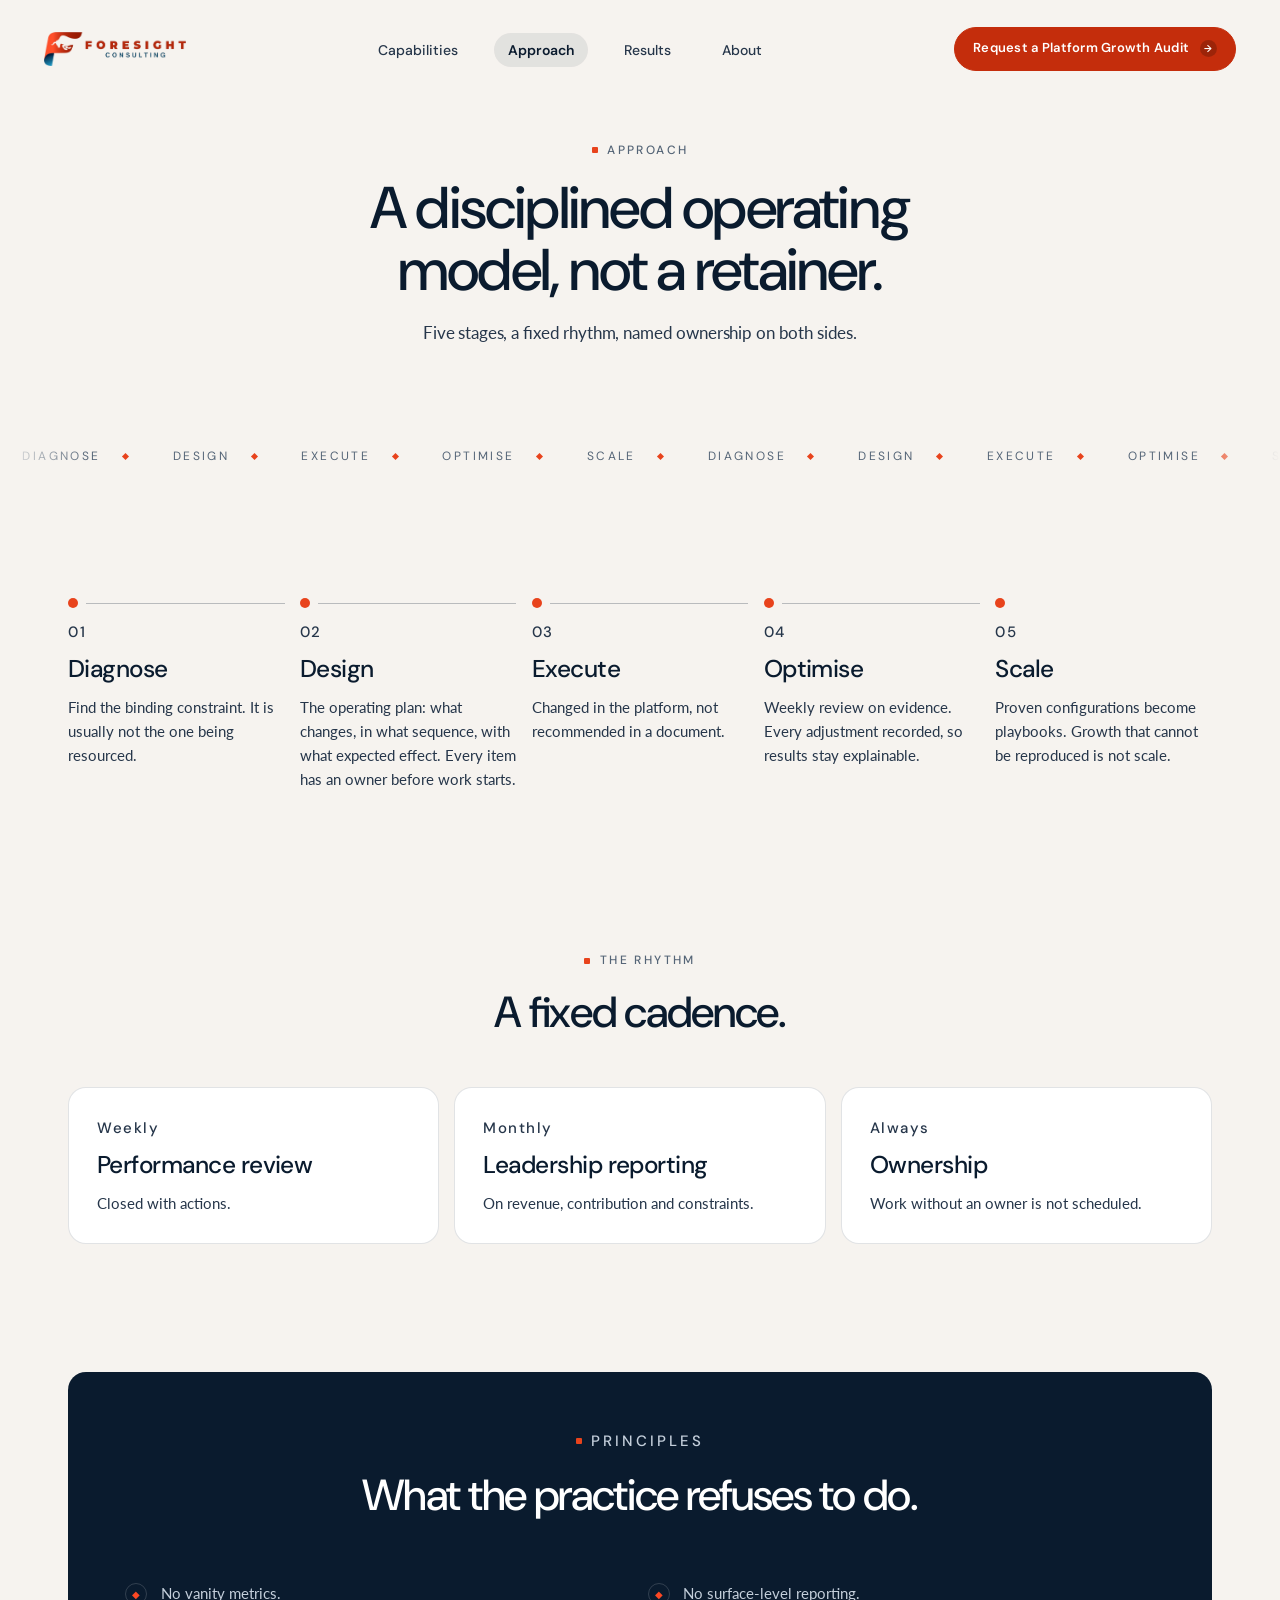
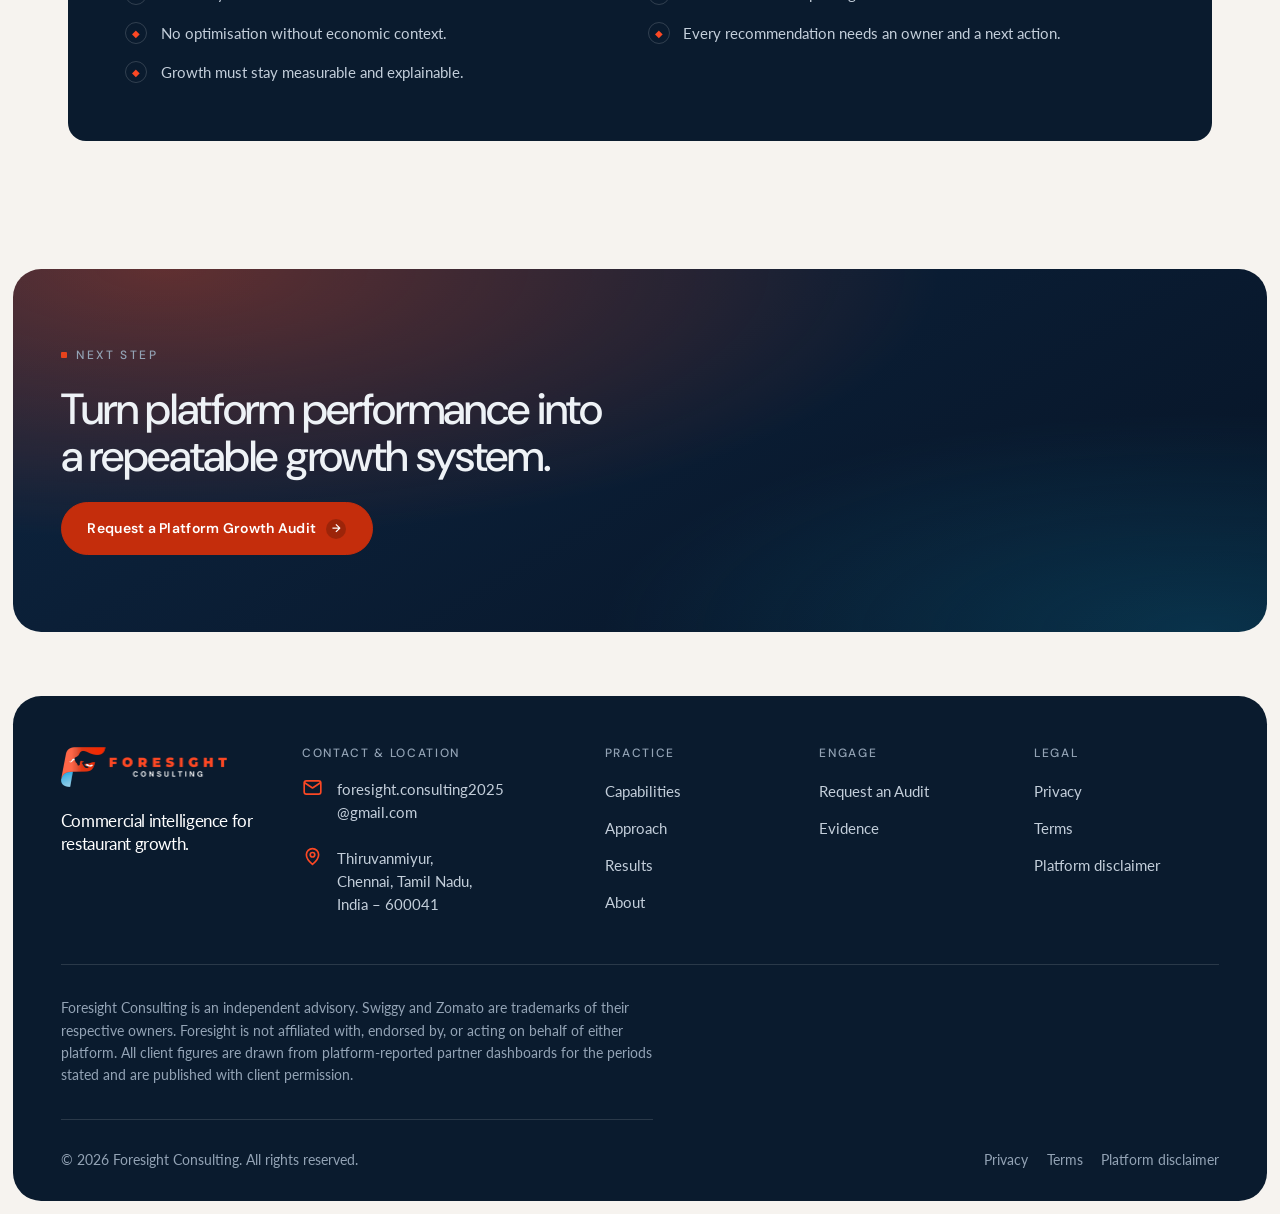
<file: approach.html>
<!DOCTYPE html>
<html lang="en">
<head>
<meta charset="utf-8">
<meta name="viewport" content="width=device-width, initial-scale=1">
<title>Approach &#8212; Foresight Consulting</title>
<meta name="description" content="A disciplined operating model, not a retainer. Five stages with a weekly rhythm and named ownership on both sides.">
<link rel="icon" href="assets/img/favicon.png" type="image/png">
<link rel="apple-touch-icon" href="assets/img/apple-touch-icon.png">
<meta property="og:title" content="Approach &#8212; Foresight Consulting">
<meta property="og:description" content="A disciplined operating model, not a retainer. Five stages with a weekly rhythm and named ownership on both sides.">
<meta property="og:type" content="website">
<link rel="preconnect" href="https://fonts.googleapis.com">
<link rel="preconnect" href="https://fonts.gstatic.com" crossorigin>
<link href="https://fonts.googleapis.com/css2?family=DM+Sans:opsz,wght@9..40,400..700&family=Lato:wght@400;700&display=swap" rel="stylesheet">
<script>document.documentElement.className += " js";</script>
<link rel="stylesheet" href="assets/css/style.css">
</head>
<body>
<a class="skip-link" href="#main">Skip to content</a>

<header class="site-header">
  <div class="nav">
    <a class="brand" href="index.html" aria-label="Foresight Consulting &#8212; home">
      <img class="brand-logo brand-logo--onlight" src="assets/img/foresight-lockup.png"
           alt="Foresight Consulting" width="1333" height="320">
      <img class="brand-logo brand-logo--ondark" src="assets/img/foresight-lockup-light.png"
           alt="" aria-hidden="true" width="1333" height="320">
    </a>
    <nav aria-label="Primary">
      <ul class="nav-links">
        <li><a href="capabilities.html">Capabilities</a></li>
        <li><a href="approach.html" aria-current="page">Approach</a></li>
        <li><a href="results.html">Results</a></li>
        <li><a href="about.html">About</a></li>
      </ul>
    </nav>
    <div class="nav-right">
      <a class="btn btn--primary btn--sm" href="contact.html">Request a Platform Growth Audit <span class="arw" aria-hidden="true">&#8594;</span></a>
      <button class="nav-toggle" type="button" aria-expanded="false" aria-controls="nav-drawer">
        <span></span><span class="sr-only">Menu</span>
      </button>
    </div>
  </div>
</header>

<div class="nav-drawer" id="nav-drawer" aria-hidden="true">
  <ul>
    <li><a href="capabilities.html"><span class="ordinal">01</span> Capabilities</a></li>
    <li><a href="approach.html"><span class="ordinal">02</span> Approach</a></li>
    <li><a href="results.html"><span class="ordinal">03</span> Results</a></li>
    <li><a href="about.html"><span class="ordinal">04</span> About</a></li>
  </ul>
  <a class="btn btn--primary" href="contact.html">Request a Platform Growth Audit <span class="arw" aria-hidden="true">&#8594;</span></a>
</div>

<main id="main">

  <section class="page-hero">
    <div class="hero-inner">
      <p class="eyebrow" data-reveal>Approach</p>
      <h1 data-reveal style="--d:80ms">A disciplined operating model, not a retainer.</h1>
      <p class="lead" data-reveal style="--d:150ms">
        Five stages, a fixed rhythm, named ownership on both sides.
      </p>
    </div>
  </section>

  <div class="marquee" aria-hidden="true">
    <div class="marquee-track">
      <div class="marquee-group"><span>Diagnose</span><span>Design</span><span>Execute</span><span>Optimise</span><span>Scale</span></div>
    </div>
  </div>

  <section class="section">
    <div class="wrap">
      <div class="timeline" data-reveal-group>
        <article class="tl-step" data-reveal>
          <div class="tl-rail"><span class="tl-dot"></span><span class="tl-line"></span></div>
          <p class="ordinal">01</p>
          <h2 class="h3">Diagnose</h2>
          <p>Find the binding constraint. It is usually not the one being resourced.</p>
        </article>
        <article class="tl-step" data-reveal>
          <div class="tl-rail"><span class="tl-dot"></span><span class="tl-line"></span></div>
          <p class="ordinal">02</p>
          <h2 class="h3">Design</h2>
          <p>The operating plan: what changes, in what sequence, with what expected effect. Every item has an owner before work starts.</p>
        </article>
        <article class="tl-step" data-reveal>
          <div class="tl-rail"><span class="tl-dot"></span><span class="tl-line"></span></div>
          <p class="ordinal">03</p>
          <h2 class="h3">Execute</h2>
          <p>Changed in the platform, not recommended in a document.</p>
        </article>
        <article class="tl-step" data-reveal>
          <div class="tl-rail"><span class="tl-dot"></span><span class="tl-line"></span></div>
          <p class="ordinal">04</p>
          <h2 class="h3">Optimise</h2>
          <p>Weekly review on evidence. Every adjustment recorded, so results stay explainable.</p>
        </article>
        <article class="tl-step" data-reveal>
          <div class="tl-rail"><span class="tl-dot"></span><span class="tl-line" style="flex:none;width:0"></span></div>
          <p class="ordinal">05</p>
          <h2 class="h3">Scale</h2>
          <p>Proven configurations become playbooks. Growth that cannot be reproduced is not scale.</p>
        </article>
      </div>
    </div>
  </section>

  <section class="section section--sm">
    <div class="wrap">
      <div class="sec-head">
        <p class="eyebrow" data-reveal>The rhythm</p>
        <h2 data-reveal style="--d:70ms">A fixed cadence.</h2>
      </div>
      <div class="grid grid--3" data-reveal-group>
        <article class="card" data-reveal>
          <p class="ordinal">Weekly</p>
          <h3>Performance review</h3>
          <p>Closed with actions.</p>
        </article>
        <article class="card" data-reveal>
          <p class="ordinal">Monthly</p>
          <h3>Leadership reporting</h3>
          <p>On revenue, contribution and constraints.</p>
        </article>
        <article class="card" data-reveal>
          <p class="ordinal">Always</p>
          <h3>Ownership</h3>
          <p>Work without an owner is not scheduled.</p>
        </article>
      </div>
    </div>
  </section>

  <section class="section section--sm">
    <div class="wrap">
      <div class="card card--ink" style="padding:clamp(2rem,4.5vw,3.5rem)" data-reveal>
      <div class="sec-head">
        <p class="eyebrow" data-reveal>Principles</p>
        <h2 data-reveal style="--d:70ms">What the practice refuses to do.</h2>
      </div>
        <div class="facts" data-reveal-group>
          <div class="fact" data-reveal>
            <span class="tick" aria-hidden="true">&#9670;</span>
            <p>No vanity metrics.</p>
          </div>
          <div class="fact" data-reveal>
            <span class="tick" aria-hidden="true">&#9670;</span>
            <p>No surface-level reporting.</p>
          </div>
          <div class="fact" data-reveal>
            <span class="tick" aria-hidden="true">&#9670;</span>
            <p>No optimisation without economic context.</p>
          </div>
          <div class="fact" data-reveal>
            <span class="tick" aria-hidden="true">&#9670;</span>
            <p>Every recommendation needs an owner and a next action.</p>
          </div>
          <div class="fact" data-reveal>
            <span class="tick" aria-hidden="true">&#9670;</span>
            <p>Growth must stay measurable and explainable.</p>
          </div>
        </div>
      </div>
    </div>
  </section>

  <section class="section section--sm">
    <div class="panel cta-panel on-ink">
      <div class="cta-inner">
        <p class="eyebrow" data-reveal>Next step</p>
        <h2 data-reveal style="--d:80ms">Turn platform performance into a repeatable growth system.</h2>
        <div class="actions" data-reveal style="--d:140ms">
          <a class="btn btn--primary" href="contact.html">Request a Platform Growth Audit <span class="arw" aria-hidden="true">&#8594;</span></a>
        </div>
      </div>
    </div>
  </section>

</main>

<footer class="site-footer">
  <div class="footer-panel">
    <div class="footer-inner">

      <div class="footer-top">
        <div class="footer-brand">
          <a class="brand brand--footer" href="index.html">
            <img src="assets/img/foresight-lockup-light.png"
                 alt="Foresight Consulting &#8212; home" width="1333" height="320">
          </a>
          <p class="footer-brandline">Commercial intelligence for restaurant growth.</p>
        </div>

          <div class="footer-contact">
            <h2>Contact &amp; Location</h2>
            <ul>
              <li>
                <svg class="fc-icon" viewBox="0 0 24 24" fill="none" stroke="currentColor"
                     stroke-width="1.9" stroke-linecap="round" stroke-linejoin="round" aria-hidden="true">
                  <rect x="2.5" y="4.5" width="19" height="15" rx="2.5"></rect>
                  <path d="m3 6.5 9 6 9-6"></path>
                </svg>
                <a href="mailto:foresight.consulting2025@gmail.com">foresight.consulting2025<wbr>@gmail.com</a>
              </li>
              <li>
                <svg class="fc-icon" viewBox="0 0 24 24" fill="none" stroke="currentColor"
                     stroke-width="1.9" stroke-linecap="round" stroke-linejoin="round" aria-hidden="true">
                  <path d="M12 21s7-5.6 7-11a7 7 0 1 0-14 0c0 5.4 7 11 7 11Z"></path>
                  <circle cx="12" cy="10" r="2.6"></circle>
                </svg>
                <a href="https://www.google.com/maps/search/?api=1&amp;query=Thiruvanmiyur%2C+Chennai%2C+Tamil+Nadu%2C+India+600041"
                   target="_blank" rel="noopener noreferrer">
                  <span class="fc-address">Thiruvanmiyur,<br>Chennai, Tamil Nadu,<br>India &#8211; 600041</span>
                </a>
              </li>
            </ul>
          </div>

        <div class="footer-col">
          <h2>Practice</h2>
          <ul>
            <li><a href="capabilities.html">Capabilities</a></li>
            <li><a href="approach.html">Approach</a></li>
            <li><a href="results.html">Results</a></li>
            <li><a href="about.html">About</a></li>
          </ul>
        </div>
        <div class="footer-col">
          <h2>Engage</h2>
          <ul>
            <li><a href="contact.html">Request an Audit</a></li>
            <li><a href="results.html">Evidence</a></li>
          </ul>
        </div>
        <div class="footer-col">
          <h2>Legal</h2>
          <ul>
            <li><a href="privacy.html">Privacy</a></li>
            <li><a href="terms.html">Terms</a></li>
            <li><a href="disclaimer.html">Platform disclaimer</a></li>
          </ul>
        </div>
      </div>

      <p class="footer-disclaimer">
        Foresight Consulting is an independent advisory. Swiggy and Zomato are trademarks of their
        respective owners. Foresight is not affiliated with, endorsed by, or acting on behalf of
        either platform. All client figures are drawn from platform-reported partner dashboards for
        the periods stated and are published with client permission.
      </p>

      <div class="footer-base">
        <p>&copy; <span data-year>2026</span> Foresight Consulting. All rights reserved.</p>
        <ul>
          <li><a href="privacy.html">Privacy</a></li>
          <li><a href="terms.html">Terms</a></li>
          <li><a href="disclaimer.html">Platform disclaimer</a></li>
        </ul>
      </div>

    </div>
  </div>
</footer>

<script src="assets/js/main.js"></script>
</body>
</html>
</file>
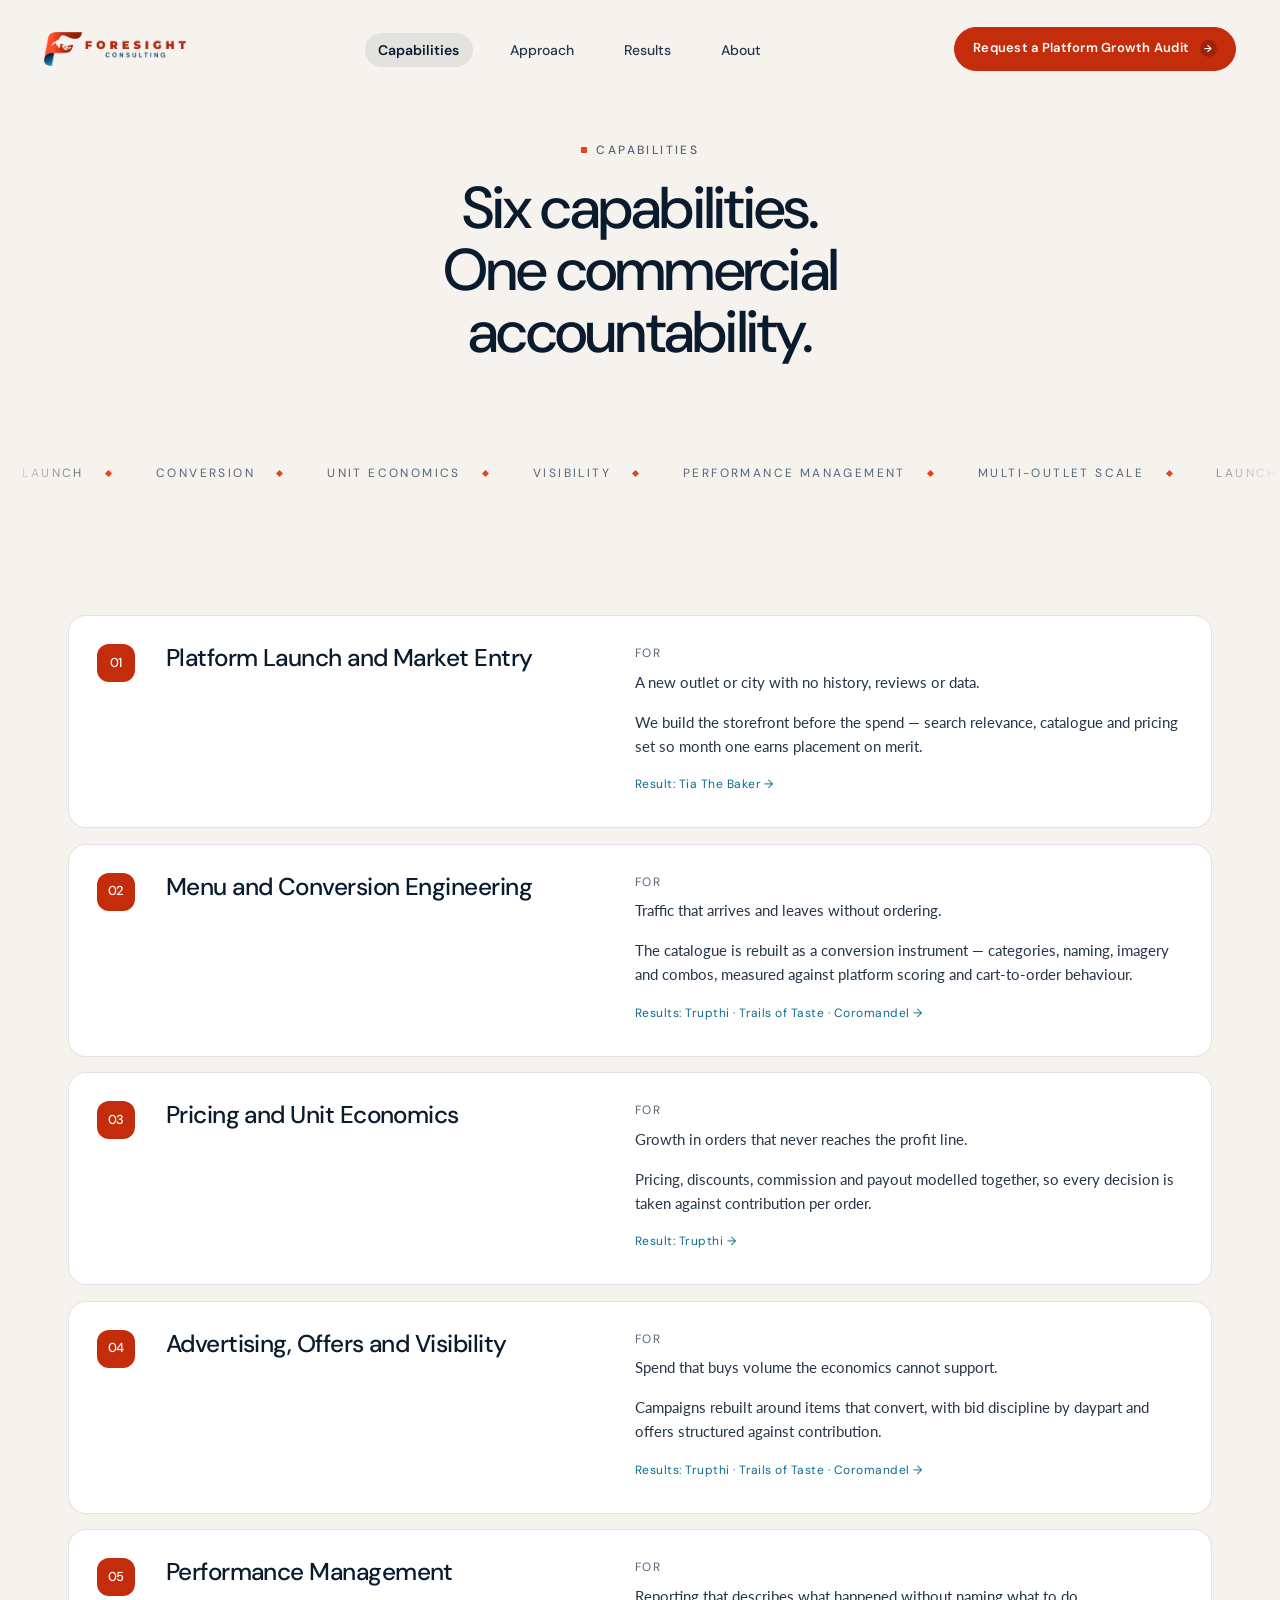
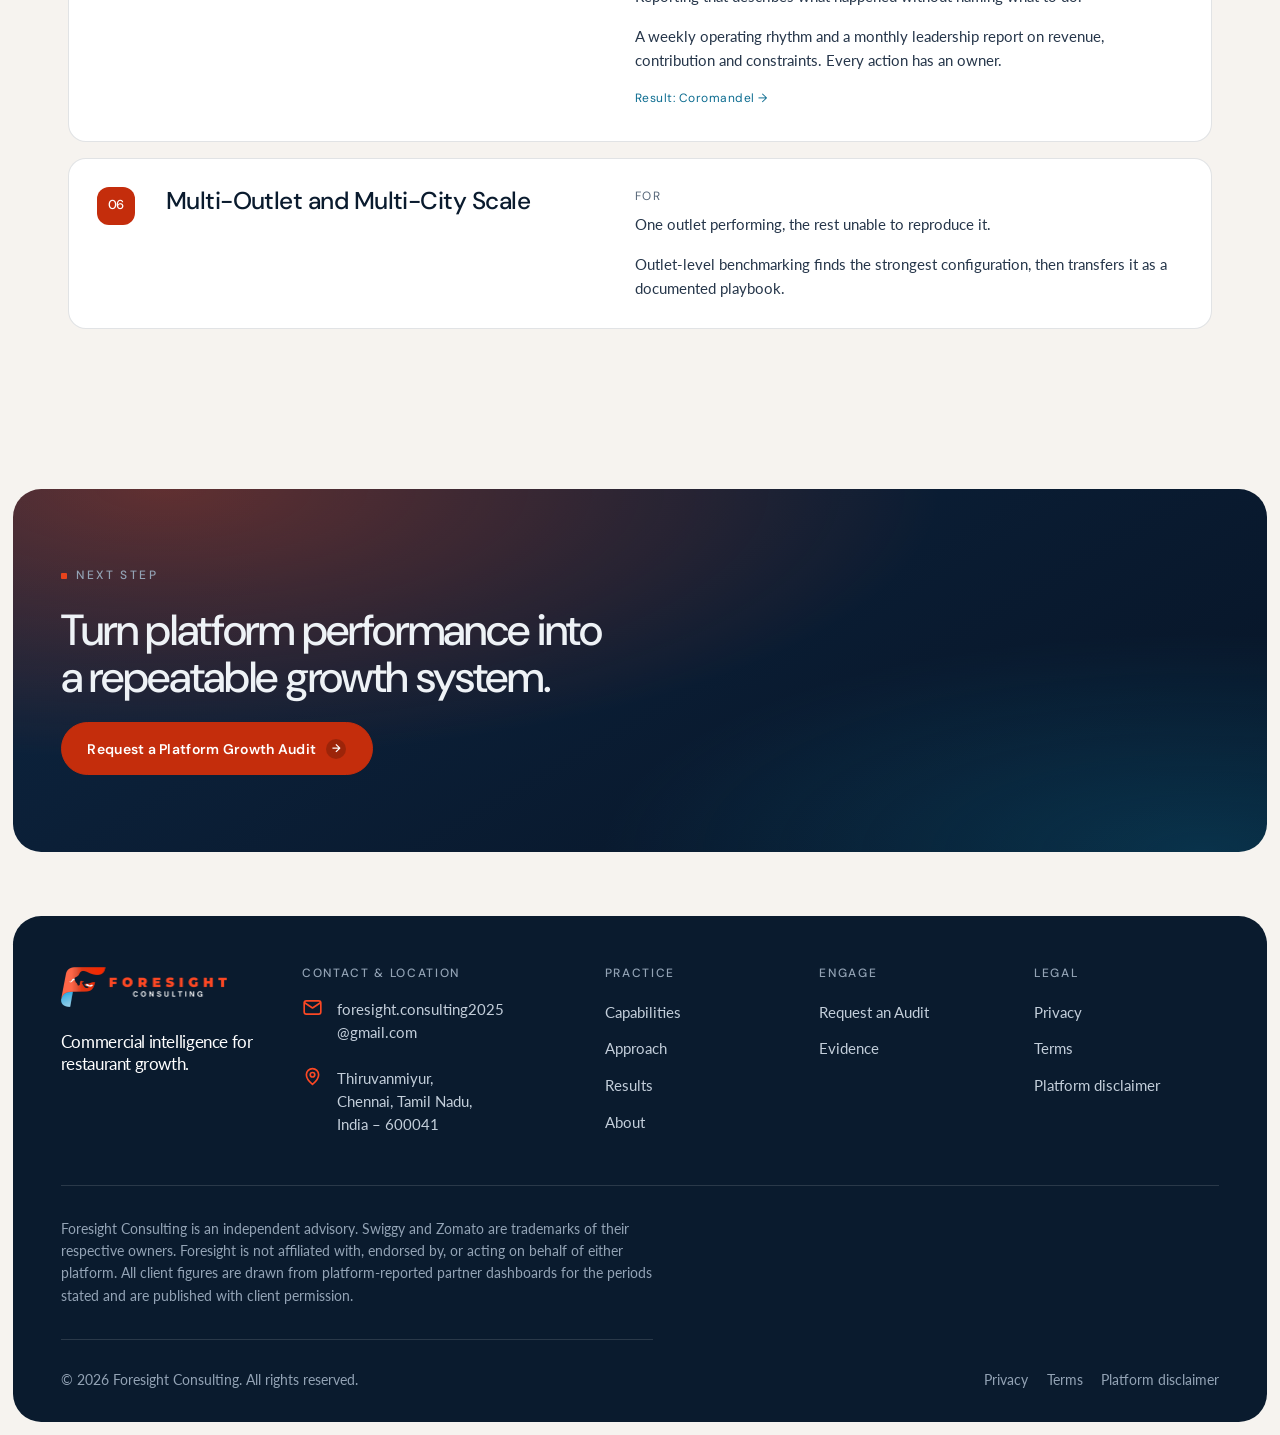
<file: capabilities.html>
<!DOCTYPE html>
<html lang="en">
<head>
<meta charset="utf-8">
<meta name="viewport" content="width=device-width, initial-scale=1">
<title>Capabilities &#8212; Foresight Consulting</title>
<meta name="description" content="Six capabilities, one commercial accountability: platform launch, menu and conversion engineering, pricing and unit economics, advertising, performance management and scale.">
<link rel="icon" href="assets/img/favicon.png" type="image/png">
<link rel="apple-touch-icon" href="assets/img/apple-touch-icon.png">
<meta property="og:title" content="Capabilities &#8212; Foresight Consulting">
<meta property="og:description" content="Six capabilities, one commercial accountability: platform launch, menu and conversion engineering, pricing and unit economics, advertising, performance management and scale.">
<meta property="og:type" content="website">
<link rel="preconnect" href="https://fonts.googleapis.com">
<link rel="preconnect" href="https://fonts.gstatic.com" crossorigin>
<link href="https://fonts.googleapis.com/css2?family=DM+Sans:opsz,wght@9..40,400..700&family=Lato:wght@400;700&display=swap" rel="stylesheet">
<script>document.documentElement.className += " js";</script>
<link rel="stylesheet" href="assets/css/style.css">
</head>
<body>
<a class="skip-link" href="#main">Skip to content</a>

<header class="site-header">
  <div class="nav">
    <a class="brand" href="index.html" aria-label="Foresight Consulting &#8212; home">
      <img class="brand-logo brand-logo--onlight" src="assets/img/foresight-lockup.png"
           alt="Foresight Consulting" width="1333" height="320">
      <img class="brand-logo brand-logo--ondark" src="assets/img/foresight-lockup-light.png"
           alt="" aria-hidden="true" width="1333" height="320">
    </a>
    <nav aria-label="Primary">
      <ul class="nav-links">
        <li><a href="capabilities.html" aria-current="page">Capabilities</a></li>
        <li><a href="approach.html">Approach</a></li>
        <li><a href="results.html">Results</a></li>
        <li><a href="about.html">About</a></li>
      </ul>
    </nav>
    <div class="nav-right">
      <a class="btn btn--primary btn--sm" href="contact.html">Request a Platform Growth Audit <span class="arw" aria-hidden="true">&#8594;</span></a>
      <button class="nav-toggle" type="button" aria-expanded="false" aria-controls="nav-drawer">
        <span></span><span class="sr-only">Menu</span>
      </button>
    </div>
  </div>
</header>

<div class="nav-drawer" id="nav-drawer" aria-hidden="true">
  <ul>
    <li><a href="capabilities.html"><span class="ordinal">01</span> Capabilities</a></li>
    <li><a href="approach.html"><span class="ordinal">02</span> Approach</a></li>
    <li><a href="results.html"><span class="ordinal">03</span> Results</a></li>
    <li><a href="about.html"><span class="ordinal">04</span> About</a></li>
  </ul>
  <a class="btn btn--primary" href="contact.html">Request a Platform Growth Audit <span class="arw" aria-hidden="true">&#8594;</span></a>
</div>

<main id="main">

  <section class="page-hero">
    <div class="hero-inner">
      <p class="eyebrow" data-reveal>Capabilities</p>
      <h1 data-reveal style="--d:80ms">Six capabilities. One commercial accountability.</h1>
    </div>
  </section>

  <div class="marquee" aria-hidden="true">
    <div class="marquee-track">
      <div class="marquee-group"><span>Launch</span><span>Conversion</span><span>Unit economics</span><span>Visibility</span><span>Performance management</span><span>Multi-outlet scale</span></div>
    </div>
  </div>

  <section class="section">
    <div class="wrap">
      <div class="rows" data-reveal-group>
        <article class="card row-card" id="launch" data-reveal>
          <span class="badge">01</span>
          <h2 class="h3">Platform Launch and Market Entry</h2>
          <div class="row-body">
            <span class="for">For</span>
            <p>A new outlet or city with no history, reviews or data.</p>
            <p class="mt-1">We build the storefront before the spend &#8212; search relevance, catalogue and pricing set so month one earns placement on merit.</p>
            <a class="evidence" href="results.html#tia-the-baker">Result: Tia The Baker &#8594;</a>
          </div>
        </article>
        <article class="card row-card" id="menu" data-reveal>
          <span class="badge">02</span>
          <h2 class="h3">Menu and Conversion Engineering</h2>
          <div class="row-body">
            <span class="for">For</span>
            <p>Traffic that arrives and leaves without ordering.</p>
            <p class="mt-1">The catalogue is rebuilt as a conversion instrument &#8212; categories, naming, imagery and combos, measured against platform scoring and cart-to-order behaviour.</p>
            <a class="evidence" href="results.html">Results: Trupthi &#183; Trails of Taste &#183; Coromandel &#8594;</a>
          </div>
        </article>
        <article class="card row-card" id="pricing" data-reveal>
          <span class="badge">03</span>
          <h2 class="h3">Pricing and Unit Economics</h2>
          <div class="row-body">
            <span class="for">For</span>
            <p>Growth in orders that never reaches the profit line.</p>
            <p class="mt-1">Pricing, discounts, commission and payout modelled together, so every decision is taken against contribution per order.</p>
            <a class="evidence" href="results.html#trupthi">Result: Trupthi &#8594;</a>
          </div>
        </article>
        <article class="card row-card" id="advertising" data-reveal>
          <span class="badge">04</span>
          <h2 class="h3">Advertising, Offers and Visibility</h2>
          <div class="row-body">
            <span class="for">For</span>
            <p>Spend that buys volume the economics cannot support.</p>
            <p class="mt-1">Campaigns rebuilt around items that convert, with bid discipline by daypart and offers structured against contribution.</p>
            <a class="evidence" href="results.html">Results: Trupthi &#183; Trails of Taste &#183; Coromandel &#8594;</a>
          </div>
        </article>
        <article class="card row-card" id="performance" data-reveal>
          <span class="badge">05</span>
          <h2 class="h3">Performance Management</h2>
          <div class="row-body">
            <span class="for">For</span>
            <p>Reporting that describes what happened without naming what to do.</p>
            <p class="mt-1">A weekly operating rhythm and a monthly leadership report on revenue, contribution and constraints. Every action has an owner.</p>
            <a class="evidence" href="results.html#coromandel">Result: Coromandel &#8594;</a>
          </div>
        </article>
        <article class="card row-card" id="scale" data-reveal>
          <span class="badge">06</span>
          <h2 class="h3">Multi-Outlet and Multi-City Scale</h2>
          <div class="row-body">
            <span class="for">For</span>
            <p>One outlet performing, the rest unable to reproduce it.</p>
            <p class="mt-1">Outlet-level benchmarking finds the strongest configuration, then transfers it as a documented playbook.</p>
          </div>
        </article>
      </div>
    </div>
  </section>


  <section class="section section--sm">
    <div class="panel cta-panel on-ink">
      <div class="cta-inner">
        <p class="eyebrow" data-reveal>Next step</p>
        <h2 data-reveal style="--d:80ms">Turn platform performance into a repeatable growth system.</h2>
        <div class="actions" data-reveal style="--d:140ms">
          <a class="btn btn--primary" href="contact.html">Request a Platform Growth Audit <span class="arw" aria-hidden="true">&#8594;</span></a>
        </div>
      </div>
    </div>
  </section>

</main>

<footer class="site-footer">
  <div class="footer-panel">
    <div class="footer-inner">

      <div class="footer-top">
        <div class="footer-brand">
          <a class="brand brand--footer" href="index.html">
            <img src="assets/img/foresight-lockup-light.png"
                 alt="Foresight Consulting &#8212; home" width="1333" height="320">
          </a>
          <p class="footer-brandline">Commercial intelligence for restaurant growth.</p>
        </div>

          <div class="footer-contact">
            <h2>Contact &amp; Location</h2>
            <ul>
              <li>
                <svg class="fc-icon" viewBox="0 0 24 24" fill="none" stroke="currentColor"
                     stroke-width="1.9" stroke-linecap="round" stroke-linejoin="round" aria-hidden="true">
                  <rect x="2.5" y="4.5" width="19" height="15" rx="2.5"></rect>
                  <path d="m3 6.5 9 6 9-6"></path>
                </svg>
                <a href="mailto:foresight.consulting2025@gmail.com">foresight.consulting2025<wbr>@gmail.com</a>
              </li>
              <li>
                <svg class="fc-icon" viewBox="0 0 24 24" fill="none" stroke="currentColor"
                     stroke-width="1.9" stroke-linecap="round" stroke-linejoin="round" aria-hidden="true">
                  <path d="M12 21s7-5.6 7-11a7 7 0 1 0-14 0c0 5.4 7 11 7 11Z"></path>
                  <circle cx="12" cy="10" r="2.6"></circle>
                </svg>
                <a href="https://www.google.com/maps/search/?api=1&amp;query=Thiruvanmiyur%2C+Chennai%2C+Tamil+Nadu%2C+India+600041"
                   target="_blank" rel="noopener noreferrer">
                  <span class="fc-address">Thiruvanmiyur,<br>Chennai, Tamil Nadu,<br>India &#8211; 600041</span>
                </a>
              </li>
            </ul>
          </div>

        <div class="footer-col">
          <h2>Practice</h2>
          <ul>
            <li><a href="capabilities.html">Capabilities</a></li>
            <li><a href="approach.html">Approach</a></li>
            <li><a href="results.html">Results</a></li>
            <li><a href="about.html">About</a></li>
          </ul>
        </div>
        <div class="footer-col">
          <h2>Engage</h2>
          <ul>
            <li><a href="contact.html">Request an Audit</a></li>
            <li><a href="results.html">Evidence</a></li>
          </ul>
        </div>
        <div class="footer-col">
          <h2>Legal</h2>
          <ul>
            <li><a href="privacy.html">Privacy</a></li>
            <li><a href="terms.html">Terms</a></li>
            <li><a href="disclaimer.html">Platform disclaimer</a></li>
          </ul>
        </div>
      </div>

      <p class="footer-disclaimer">
        Foresight Consulting is an independent advisory. Swiggy and Zomato are trademarks of their
        respective owners. Foresight is not affiliated with, endorsed by, or acting on behalf of
        either platform. All client figures are drawn from platform-reported partner dashboards for
        the periods stated and are published with client permission.
      </p>

      <div class="footer-base">
        <p>&copy; <span data-year>2026</span> Foresight Consulting. All rights reserved.</p>
        <ul>
          <li><a href="privacy.html">Privacy</a></li>
          <li><a href="terms.html">Terms</a></li>
          <li><a href="disclaimer.html">Platform disclaimer</a></li>
        </ul>
      </div>

    </div>
  </div>
</footer>

<script src="assets/js/main.js"></script>
</body>
</html>
</file>
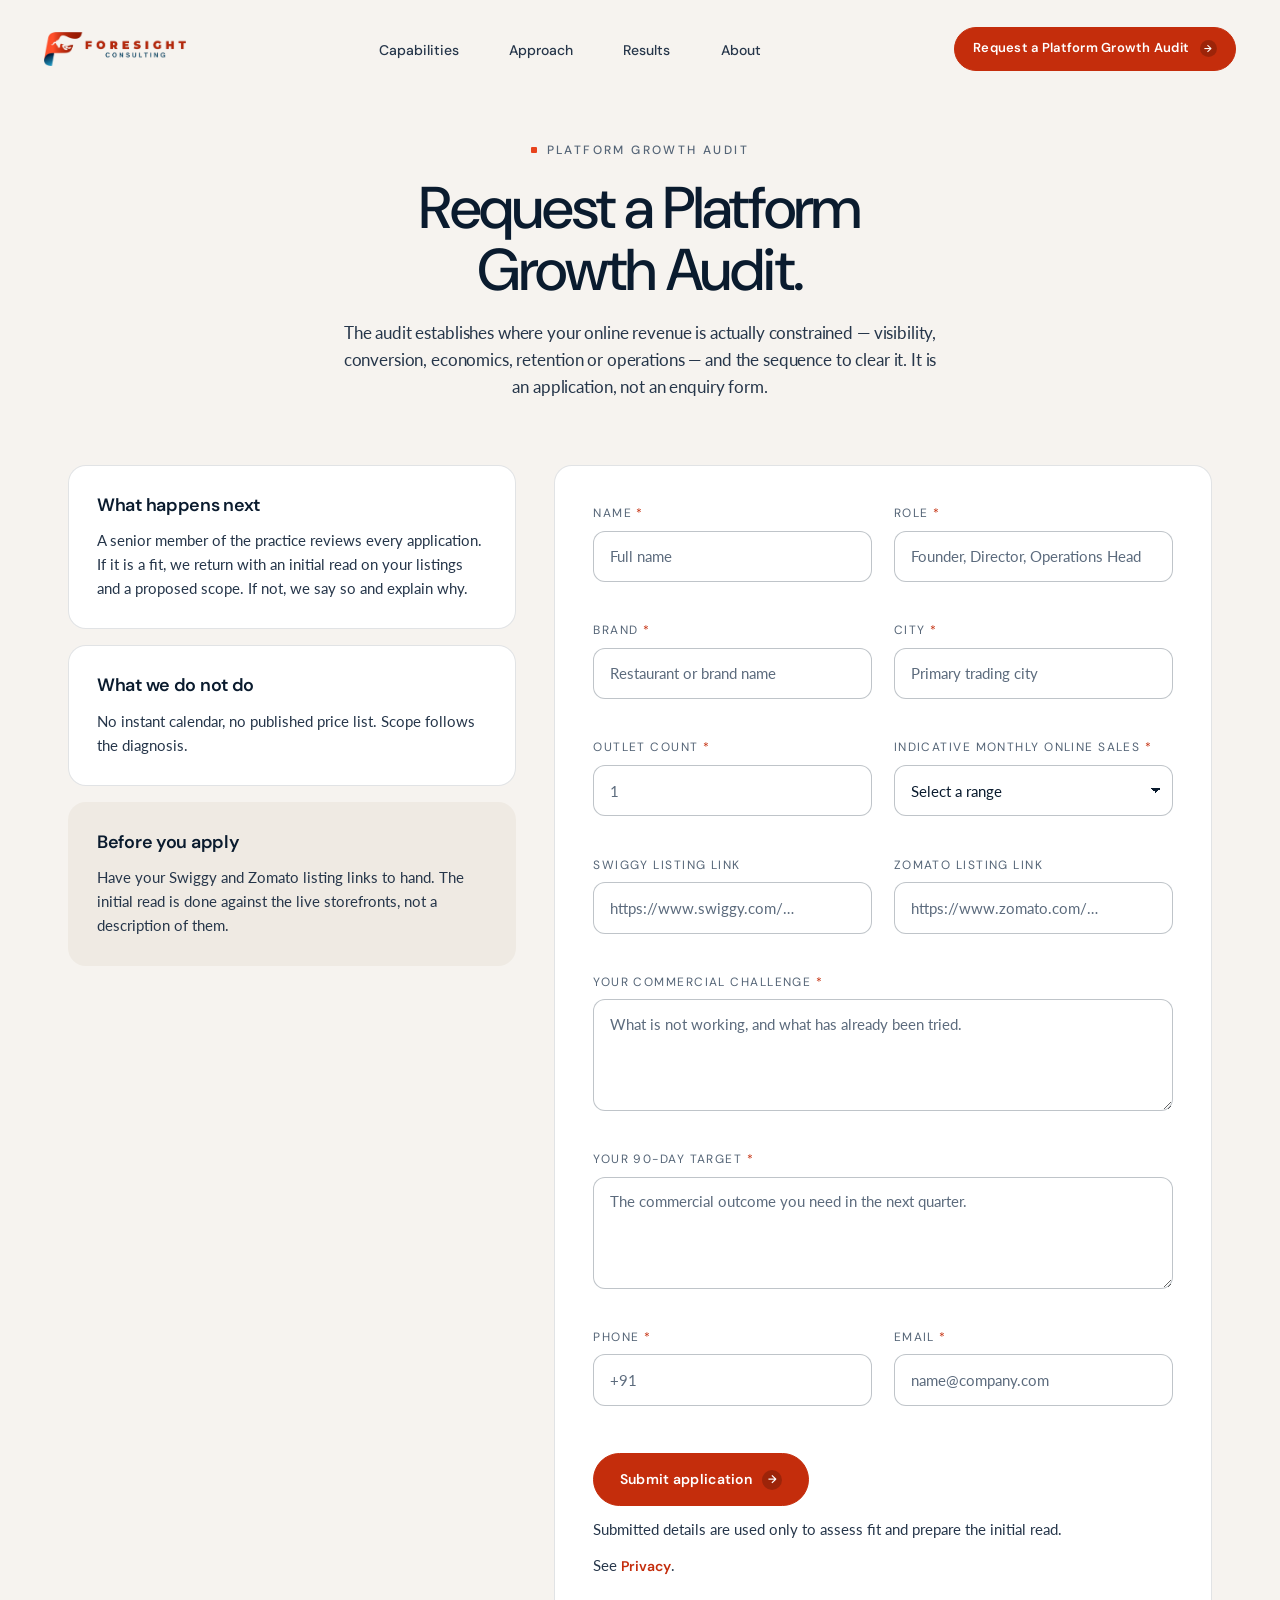
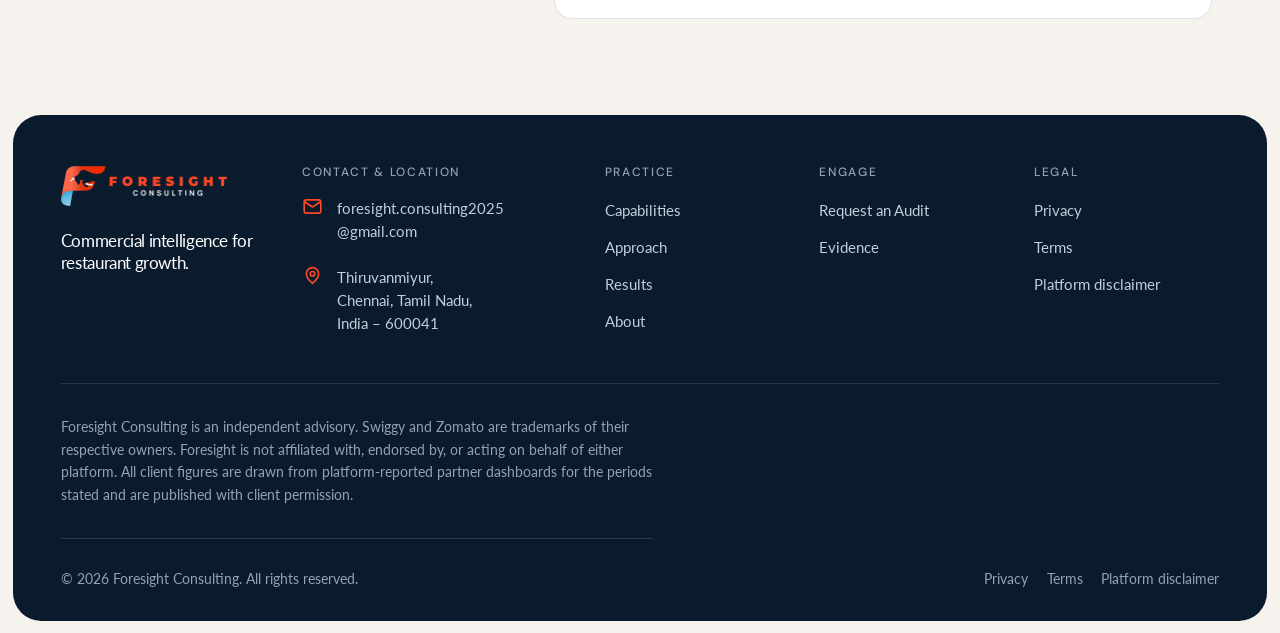
<file: contact.html>
<!DOCTYPE html>
<html lang="en">
<head>
<meta charset="utf-8">
<meta name="viewport" content="width=device-width, initial-scale=1">
<title>Request a Platform Growth Audit &#8212; Foresight Consulting</title>
<meta name="description" content="The audit establishes where your online revenue is actually constrained, and the sequence to clear it.">
<link rel="icon" href="assets/img/favicon.png" type="image/png">
<link rel="apple-touch-icon" href="assets/img/apple-touch-icon.png">
<meta property="og:title" content="Request a Platform Growth Audit &#8212; Foresight Consulting">
<meta property="og:description" content="The audit establishes where your online revenue is actually constrained, and the sequence to clear it.">
<meta property="og:type" content="website">
<link rel="preconnect" href="https://fonts.googleapis.com">
<link rel="preconnect" href="https://fonts.gstatic.com" crossorigin>
<link href="https://fonts.googleapis.com/css2?family=DM+Sans:opsz,wght@9..40,400..700&family=Lato:wght@400;700&display=swap" rel="stylesheet">
<script>document.documentElement.className += " js";</script>
<link rel="stylesheet" href="assets/css/style.css">
</head>
<body>
<a class="skip-link" href="#main">Skip to content</a>

<header class="site-header">
  <div class="nav">
    <a class="brand" href="index.html" aria-label="Foresight Consulting &#8212; home">
      <img class="brand-logo brand-logo--onlight" src="assets/img/foresight-lockup.png"
           alt="Foresight Consulting" width="1333" height="320">
      <img class="brand-logo brand-logo--ondark" src="assets/img/foresight-lockup-light.png"
           alt="" aria-hidden="true" width="1333" height="320">
    </a>
    <nav aria-label="Primary">
      <ul class="nav-links">
        <li><a href="capabilities.html">Capabilities</a></li>
        <li><a href="approach.html">Approach</a></li>
        <li><a href="results.html">Results</a></li>
        <li><a href="about.html">About</a></li>
      </ul>
    </nav>
    <div class="nav-right">
      <a class="btn btn--primary btn--sm" href="contact.html">Request a Platform Growth Audit <span class="arw" aria-hidden="true">&#8594;</span></a>
      <button class="nav-toggle" type="button" aria-expanded="false" aria-controls="nav-drawer">
        <span></span><span class="sr-only">Menu</span>
      </button>
    </div>
  </div>
</header>

<div class="nav-drawer" id="nav-drawer" aria-hidden="true">
  <ul>
    <li><a href="capabilities.html"><span class="ordinal">01</span> Capabilities</a></li>
    <li><a href="approach.html"><span class="ordinal">02</span> Approach</a></li>
    <li><a href="results.html"><span class="ordinal">03</span> Results</a></li>
    <li><a href="about.html"><span class="ordinal">04</span> About</a></li>
  </ul>
  <a class="btn btn--primary" href="contact.html">Request a Platform Growth Audit <span class="arw" aria-hidden="true">&#8594;</span></a>
</div>

<main id="main">

  <section class="page-hero">
    <div class="hero-inner">
      <p class="eyebrow" data-reveal>Platform Growth Audit</p>
      <h1 data-reveal style="--d:80ms">Request a Platform Growth Audit.</h1>
      <p class="lead" data-reveal style="--d:150ms">
        The audit establishes where your online revenue is actually constrained &#8212; visibility,
        conversion, economics, retention or operations &#8212; and the sequence to clear it. It is an
        application, not an enquiry form.
      </p>
    </div>
  </section>

  <section class="section" style="padding-top:0">
    <div class="wrap">
      <div class="split">
        <aside class="split-aside" data-reveal>
          <div class="card">
            <h2 class="h4">What happens next</h2>
            <p>A senior member of the practice reviews every application. If it is a fit, we return
               with an initial read on your listings and a proposed scope. If not, we say so and
               explain why.</p>
          </div>
          <div class="card">
            <h2 class="h4">What we do not do</h2>
            <p>No instant calendar, no published price list. Scope follows the diagnosis.</p>
          </div>
          <div class="card card--tint">
            <h2 class="h4">Before you apply</h2>
            <p>Have your Swiggy and Zomato listing links to hand. The initial read is done against
               the live storefronts, not a description of them.</p>
          </div>
        </aside>

        <div class="card" style="padding:clamp(1.5rem,3vw,2.5rem); --d:100ms" data-reveal>
          <form data-form novalidate>
            <div class="form-grid">
              <div class="field">
                <label for="name">Name <span class="req" aria-hidden="true">*</span></label>
                <input id="name" name="name" type="text" autocomplete="name" required placeholder="Full name">
                <span class="err" aria-live="polite"></span>
              </div>
              <div class="field">
                <label for="role">Role <span class="req" aria-hidden="true">*</span></label>
                <input id="role" name="role" type="text" autocomplete="organization-title" required placeholder="Founder, Director, Operations Head">
                <span class="err" aria-live="polite"></span>
              </div>
              <div class="field">
                <label for="brand">Brand <span class="req" aria-hidden="true">*</span></label>
                <input id="brand" name="brand" type="text" autocomplete="organization" required placeholder="Restaurant or brand name">
                <span class="err" aria-live="polite"></span>
              </div>
              <div class="field">
                <label for="city">City <span class="req" aria-hidden="true">*</span></label>
                <input id="city" name="city" type="text" autocomplete="address-level2" required placeholder="Primary trading city">
                <span class="err" aria-live="polite"></span>
              </div>
              <div class="field">
                <label for="outlets">Outlet count <span class="req" aria-hidden="true">*</span></label>
                <input id="outlets" name="outlets" type="number" min="1" step="1" required placeholder="1">
                <span class="err" aria-live="polite"></span>
              </div>

              <div class="field">
                <label for="sales">Indicative monthly online sales <span class="req" aria-hidden="true">*</span></label>
                <select id="sales" name="sales" required>
                  <option value="" selected disabled>Select a range</option>
                  <option>Under &#8377;2 lakh</option>
                  <option>&#8377;2&#8211;5 lakh</option>
                  <option>&#8377;5&#8211;10 lakh</option>
                  <option>&#8377;10&#8211;25 lakh</option>
                  <option>&#8377;25&#8211;50 lakh</option>
                  <option>Over &#8377;50 lakh</option>
                </select>
                <span class="err" aria-live="polite"></span>
              </div>

              <div class="field">
                <label for="swiggy">Swiggy listing link</label>
                <input id="swiggy" name="swiggy" type="url" placeholder="https://www.swiggy.com/&#8230;">
                <span class="err" aria-live="polite"></span>
              </div>

              <div class="field">
                <label for="zomato">Zomato listing link</label>
                <input id="zomato" name="zomato" type="url" placeholder="https://www.zomato.com/&#8230;">
                <span class="err" aria-live="polite"></span>
              </div>

              <div class="field field--full">
                <label for="challenge">Your commercial challenge <span class="req" aria-hidden="true">*</span></label>
                <textarea id="challenge" name="challenge" required placeholder="What is not working, and what has already been tried."></textarea>
                <span class="err" aria-live="polite"></span>
              </div>

              <div class="field field--full">
                <label for="target">Your 90-day target <span class="req" aria-hidden="true">*</span></label>
                <textarea id="target" name="target" required placeholder="The commercial outcome you need in the next quarter."></textarea>
                <span class="err" aria-live="polite"></span>
              </div>

              <div class="field">
                <label for="phone">Phone <span class="req" aria-hidden="true">*</span></label>
                <input id="phone" name="phone" type="tel" autocomplete="tel" required placeholder="+91">
                <span class="err" aria-live="polite"></span>
              </div>

              <div class="field">
                <label for="email">Email <span class="req" aria-hidden="true">*</span></label>
                <input id="email" name="email" type="email" autocomplete="email" required placeholder="name@company.com">
                <span class="err" aria-live="polite"></span>
              </div>
            </div>

            <!-- Honeypot: hidden from people, filled by bots. Submissions with a value are discarded. -->
            <div class="hp" aria-hidden="true">
              <label for="company_website">Do not fill this in</label>
              <input id="company_website" name="company_website" type="text" tabindex="-1" autocomplete="off">
            </div>

            <div class="actions mt-2">
              <button class="btn btn--primary" type="submit">Submit application <span class="arw" aria-hidden="true">&#8594;</span></button>
              <p class="form-note">
                Submitted details are used only to assess fit and prepare the initial read.
                See <a class="tlink" href="privacy.html">Privacy</a>.
              </p>
            </div>

            <div class="form-status" data-form-status></div>
          </form>
        </div>
      </div>
    </div>
  </section>

</main>

<footer class="site-footer">
  <div class="footer-panel">
    <div class="footer-inner">

      <div class="footer-top">
        <div class="footer-brand">
          <a class="brand brand--footer" href="index.html">
            <img src="assets/img/foresight-lockup-light.png"
                 alt="Foresight Consulting &#8212; home" width="1333" height="320">
          </a>
          <p class="footer-brandline">Commercial intelligence for restaurant growth.</p>
        </div>

          <div class="footer-contact">
            <h2>Contact &amp; Location</h2>
            <ul>
              <li>
                <svg class="fc-icon" viewBox="0 0 24 24" fill="none" stroke="currentColor"
                     stroke-width="1.9" stroke-linecap="round" stroke-linejoin="round" aria-hidden="true">
                  <rect x="2.5" y="4.5" width="19" height="15" rx="2.5"></rect>
                  <path d="m3 6.5 9 6 9-6"></path>
                </svg>
                <a href="mailto:foresight.consulting2025@gmail.com">foresight.consulting2025<wbr>@gmail.com</a>
              </li>
              <li>
                <svg class="fc-icon" viewBox="0 0 24 24" fill="none" stroke="currentColor"
                     stroke-width="1.9" stroke-linecap="round" stroke-linejoin="round" aria-hidden="true">
                  <path d="M12 21s7-5.6 7-11a7 7 0 1 0-14 0c0 5.4 7 11 7 11Z"></path>
                  <circle cx="12" cy="10" r="2.6"></circle>
                </svg>
                <a href="https://www.google.com/maps/search/?api=1&amp;query=Thiruvanmiyur%2C+Chennai%2C+Tamil+Nadu%2C+India+600041"
                   target="_blank" rel="noopener noreferrer">
                  <span class="fc-address">Thiruvanmiyur,<br>Chennai, Tamil Nadu,<br>India &#8211; 600041</span>
                </a>
              </li>
            </ul>
          </div>

        <div class="footer-col">
          <h2>Practice</h2>
          <ul>
            <li><a href="capabilities.html">Capabilities</a></li>
            <li><a href="approach.html">Approach</a></li>
            <li><a href="results.html">Results</a></li>
            <li><a href="about.html">About</a></li>
          </ul>
        </div>
        <div class="footer-col">
          <h2>Engage</h2>
          <ul>
            <li><a href="contact.html">Request an Audit</a></li>
            <li><a href="results.html">Evidence</a></li>
          </ul>
        </div>
        <div class="footer-col">
          <h2>Legal</h2>
          <ul>
            <li><a href="privacy.html">Privacy</a></li>
            <li><a href="terms.html">Terms</a></li>
            <li><a href="disclaimer.html">Platform disclaimer</a></li>
          </ul>
        </div>
      </div>

      <p class="footer-disclaimer">
        Foresight Consulting is an independent advisory. Swiggy and Zomato are trademarks of their
        respective owners. Foresight is not affiliated with, endorsed by, or acting on behalf of
        either platform. All client figures are drawn from platform-reported partner dashboards for
        the periods stated and are published with client permission.
      </p>

      <div class="footer-base">
        <p>&copy; <span data-year>2026</span> Foresight Consulting. All rights reserved.</p>
        <ul>
          <li><a href="privacy.html">Privacy</a></li>
          <li><a href="terms.html">Terms</a></li>
          <li><a href="disclaimer.html">Platform disclaimer</a></li>
        </ul>
      </div>

    </div>
  </div>
</footer>

<script src="assets/js/main.js"></script>
</body>
</html>
</file>
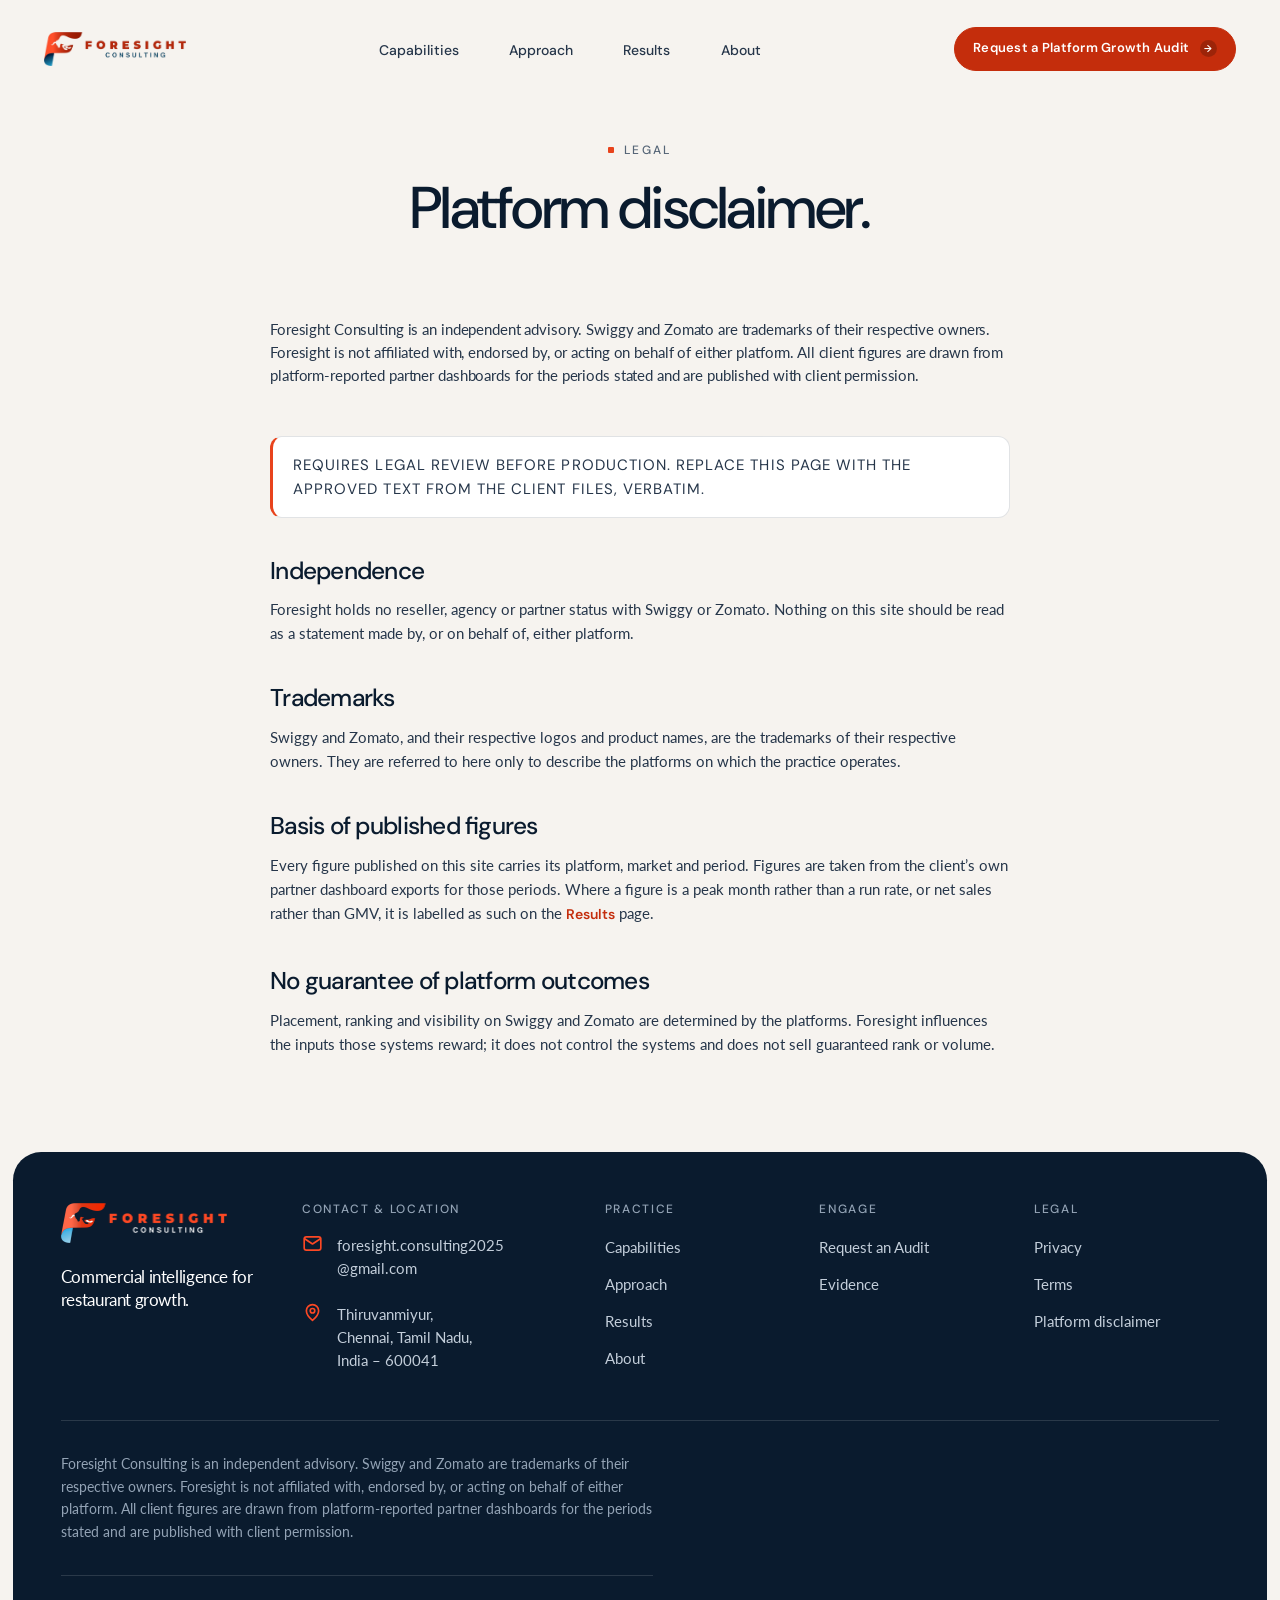
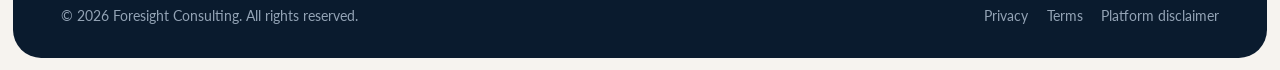
<file: disclaimer.html>
<!DOCTYPE html>
<html lang="en">
<head>
<meta charset="utf-8">
<meta name="viewport" content="width=device-width, initial-scale=1">
<title>Platform disclaimer &#8212; Foresight Consulting</title>
<meta name="description" content="Foresight Consulting is an independent advisory, not affiliated with Swiggy or Zomato.">
<meta name="robots" content="noindex">
<link rel="icon" href="assets/img/favicon.png" type="image/png">
<link rel="apple-touch-icon" href="assets/img/apple-touch-icon.png">
<meta property="og:title" content="Platform disclaimer &#8212; Foresight Consulting">
<meta property="og:description" content="Foresight Consulting is an independent advisory, not affiliated with Swiggy or Zomato.">
<meta property="og:type" content="website">
<link rel="preconnect" href="https://fonts.googleapis.com">
<link rel="preconnect" href="https://fonts.gstatic.com" crossorigin>
<link href="https://fonts.googleapis.com/css2?family=DM+Sans:opsz,wght@9..40,400..700&family=Lato:wght@400;700&display=swap" rel="stylesheet">
<script>document.documentElement.className += " js";</script>
<link rel="stylesheet" href="assets/css/style.css">
</head>
<body>
<a class="skip-link" href="#main">Skip to content</a>

<header class="site-header">
  <div class="nav">
    <a class="brand" href="index.html" aria-label="Foresight Consulting &#8212; home">
      <img class="brand-logo brand-logo--onlight" src="assets/img/foresight-lockup.png"
           alt="Foresight Consulting" width="1333" height="320">
      <img class="brand-logo brand-logo--ondark" src="assets/img/foresight-lockup-light.png"
           alt="" aria-hidden="true" width="1333" height="320">
    </a>
    <nav aria-label="Primary">
      <ul class="nav-links">
        <li><a href="capabilities.html">Capabilities</a></li>
        <li><a href="approach.html">Approach</a></li>
        <li><a href="results.html">Results</a></li>
        <li><a href="about.html">About</a></li>
      </ul>
    </nav>
    <div class="nav-right">
      <a class="btn btn--primary btn--sm" href="contact.html">Request a Platform Growth Audit <span class="arw" aria-hidden="true">&#8594;</span></a>
      <button class="nav-toggle" type="button" aria-expanded="false" aria-controls="nav-drawer">
        <span></span><span class="sr-only">Menu</span>
      </button>
    </div>
  </div>
</header>

<div class="nav-drawer" id="nav-drawer" aria-hidden="true">
  <ul>
    <li><a href="capabilities.html"><span class="ordinal">01</span> Capabilities</a></li>
    <li><a href="approach.html"><span class="ordinal">02</span> Approach</a></li>
    <li><a href="results.html"><span class="ordinal">03</span> Results</a></li>
    <li><a href="about.html"><span class="ordinal">04</span> About</a></li>
  </ul>
  <a class="btn btn--primary" href="contact.html">Request a Platform Growth Audit <span class="arw" aria-hidden="true">&#8594;</span></a>
</div>

<main id="main">

  <section class="page-hero">
    <div class="hero-inner">
      <p class="eyebrow" data-reveal>Legal</p>
      <h1 data-reveal style="--d:80ms">Platform disclaimer.</h1>
    </div>
  </section>

  <section class="section" style="padding-top:0">
    <div class="wrap">
      <div class="legal" data-reveal>
        <p class="lead">Foresight Consulting is an independent advisory. Swiggy and Zomato are
        trademarks of their respective owners. Foresight is not affiliated with, endorsed by, or
        acting on behalf of either platform. All client figures are drawn from platform-reported
        partner dashboards for the periods stated and are published with client permission.</p>

        <div class="mt-3"></div>
        <p class="review-flag">Requires legal review before production. Replace this page with the approved text from the client files, verbatim.</p>

        <h2>Independence</h2>
        <p>Foresight holds no reseller, agency or partner status with Swiggy or Zomato. Nothing on
        this site should be read as a statement made by, or on behalf of, either platform.</p>

        <h2>Trademarks</h2>
        <p>Swiggy and Zomato, and their respective logos and product names, are the trademarks of
        their respective owners. They are referred to here only to describe the platforms on which
        the practice operates.</p>

        <h2>Basis of published figures</h2>
        <p>Every figure published on this site carries its platform, market and period. Figures are
        taken from the client&#8217;s own partner dashboard exports for those periods. Where a figure is
        a peak month rather than a run rate, or net sales rather than GMV, it is labelled as such on
        the <a class="tlink" href="results.html">Results</a> page.</p>

        <h2>No guarantee of platform outcomes</h2>
        <p>Placement, ranking and visibility on Swiggy and Zomato are determined by the platforms.
        Foresight influences the inputs those systems reward; it does not control the systems and
        does not sell guaranteed rank or volume.</p>
      </div>
    </div>
  </section>

</main>

<footer class="site-footer">
  <div class="footer-panel">
    <div class="footer-inner">

      <div class="footer-top">
        <div class="footer-brand">
          <a class="brand brand--footer" href="index.html">
            <img src="assets/img/foresight-lockup-light.png"
                 alt="Foresight Consulting &#8212; home" width="1333" height="320">
          </a>
          <p class="footer-brandline">Commercial intelligence for restaurant growth.</p>
        </div>

          <div class="footer-contact">
            <h2>Contact &amp; Location</h2>
            <ul>
              <li>
                <svg class="fc-icon" viewBox="0 0 24 24" fill="none" stroke="currentColor"
                     stroke-width="1.9" stroke-linecap="round" stroke-linejoin="round" aria-hidden="true">
                  <rect x="2.5" y="4.5" width="19" height="15" rx="2.5"></rect>
                  <path d="m3 6.5 9 6 9-6"></path>
                </svg>
                <a href="mailto:foresight.consulting2025@gmail.com">foresight.consulting2025<wbr>@gmail.com</a>
              </li>
              <li>
                <svg class="fc-icon" viewBox="0 0 24 24" fill="none" stroke="currentColor"
                     stroke-width="1.9" stroke-linecap="round" stroke-linejoin="round" aria-hidden="true">
                  <path d="M12 21s7-5.6 7-11a7 7 0 1 0-14 0c0 5.4 7 11 7 11Z"></path>
                  <circle cx="12" cy="10" r="2.6"></circle>
                </svg>
                <a href="https://www.google.com/maps/search/?api=1&amp;query=Thiruvanmiyur%2C+Chennai%2C+Tamil+Nadu%2C+India+600041"
                   target="_blank" rel="noopener noreferrer">
                  <span class="fc-address">Thiruvanmiyur,<br>Chennai, Tamil Nadu,<br>India &#8211; 600041</span>
                </a>
              </li>
            </ul>
          </div>

        <div class="footer-col">
          <h2>Practice</h2>
          <ul>
            <li><a href="capabilities.html">Capabilities</a></li>
            <li><a href="approach.html">Approach</a></li>
            <li><a href="results.html">Results</a></li>
            <li><a href="about.html">About</a></li>
          </ul>
        </div>
        <div class="footer-col">
          <h2>Engage</h2>
          <ul>
            <li><a href="contact.html">Request an Audit</a></li>
            <li><a href="results.html">Evidence</a></li>
          </ul>
        </div>
        <div class="footer-col">
          <h2>Legal</h2>
          <ul>
            <li><a href="privacy.html">Privacy</a></li>
            <li><a href="terms.html">Terms</a></li>
            <li><a href="disclaimer.html">Platform disclaimer</a></li>
          </ul>
        </div>
      </div>

      <p class="footer-disclaimer">
        Foresight Consulting is an independent advisory. Swiggy and Zomato are trademarks of their
        respective owners. Foresight is not affiliated with, endorsed by, or acting on behalf of
        either platform. All client figures are drawn from platform-reported partner dashboards for
        the periods stated and are published with client permission.
      </p>

      <div class="footer-base">
        <p>&copy; <span data-year>2026</span> Foresight Consulting. All rights reserved.</p>
        <ul>
          <li><a href="privacy.html">Privacy</a></li>
          <li><a href="terms.html">Terms</a></li>
          <li><a href="disclaimer.html">Platform disclaimer</a></li>
        </ul>
      </div>

    </div>
  </div>
</footer>

<script src="assets/js/main.js"></script>
</body>
</html>
</file>
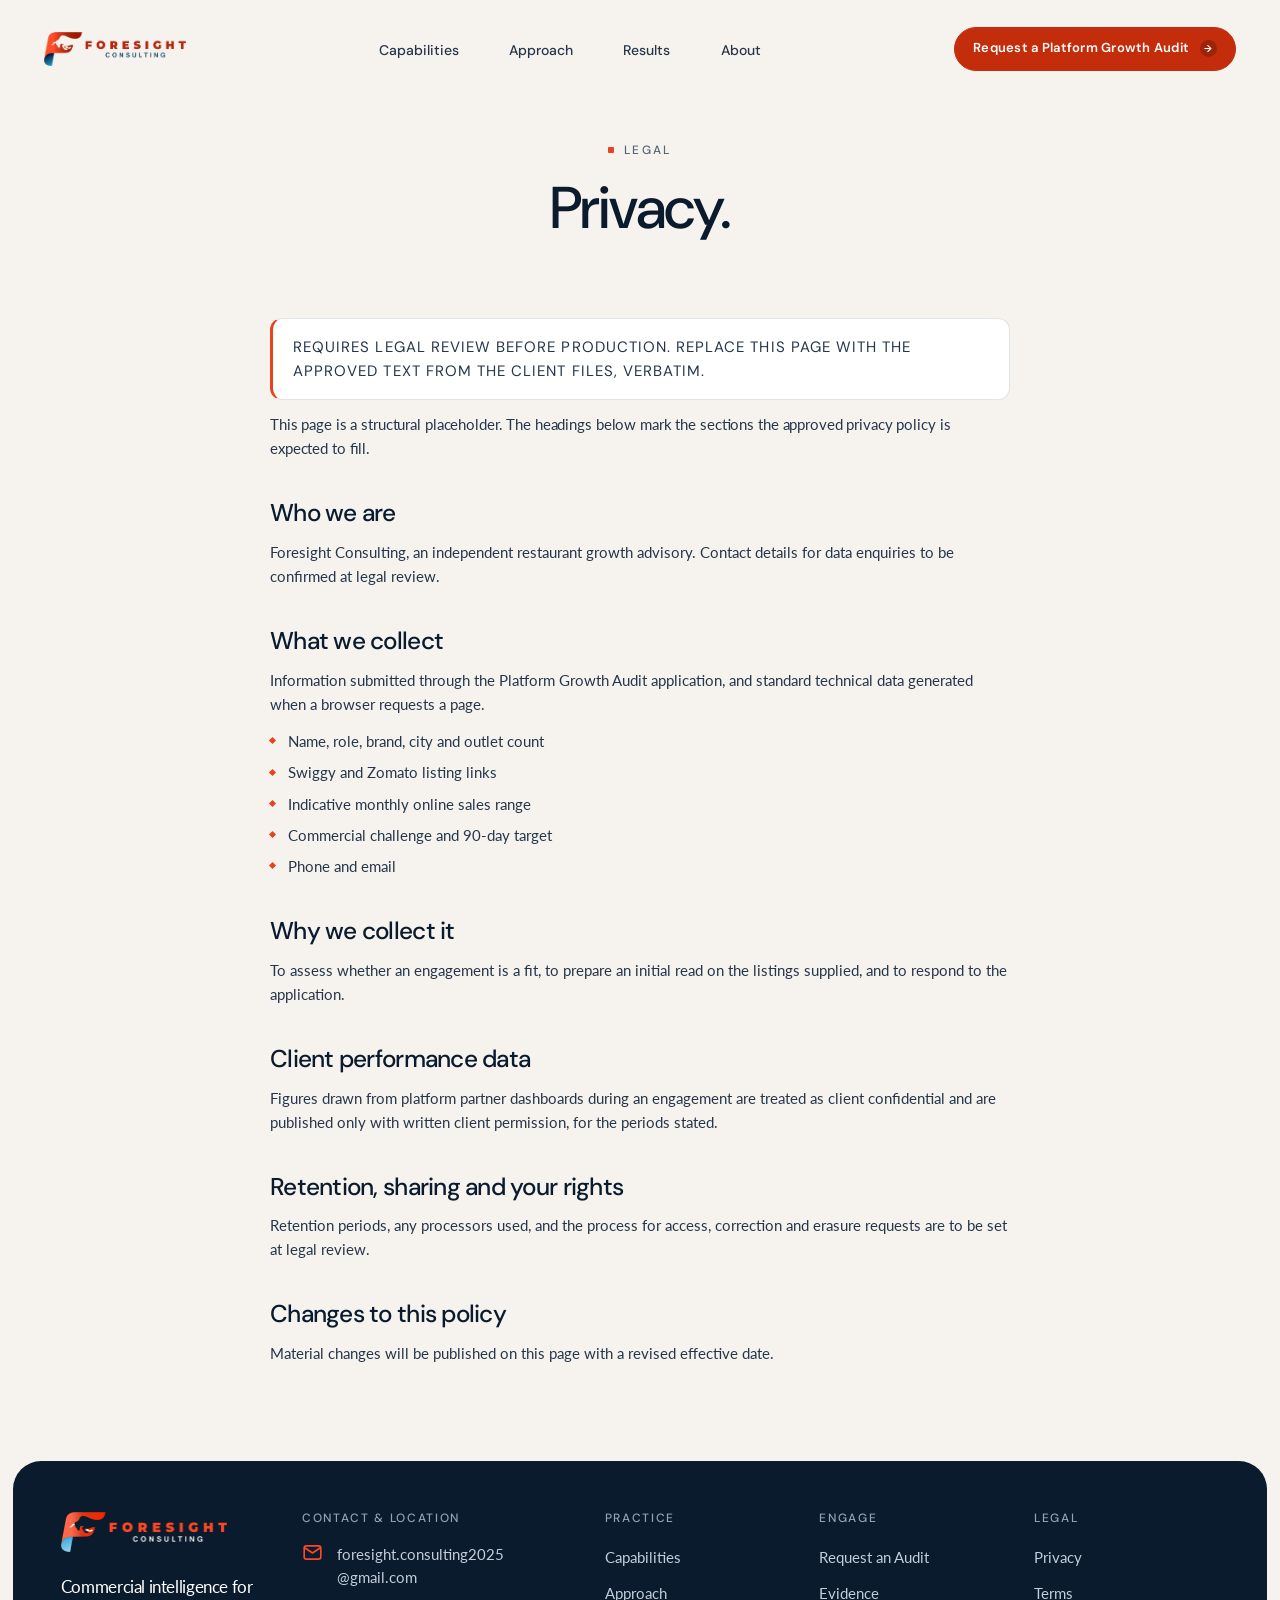
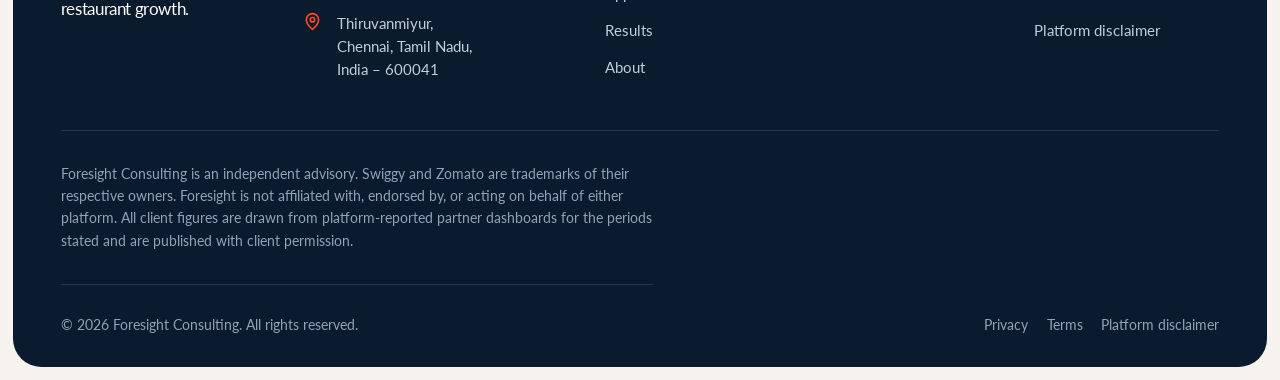
<file: privacy.html>
<!DOCTYPE html>
<html lang="en">
<head>
<meta charset="utf-8">
<meta name="viewport" content="width=device-width, initial-scale=1">
<title>Privacy &#8212; Foresight Consulting</title>
<meta name="description" content="Privacy policy for Foresight Consulting.">
<meta name="robots" content="noindex">
<link rel="icon" href="assets/img/favicon.png" type="image/png">
<link rel="apple-touch-icon" href="assets/img/apple-touch-icon.png">
<meta property="og:title" content="Privacy &#8212; Foresight Consulting">
<meta property="og:description" content="Privacy policy for Foresight Consulting.">
<meta property="og:type" content="website">
<link rel="preconnect" href="https://fonts.googleapis.com">
<link rel="preconnect" href="https://fonts.gstatic.com" crossorigin>
<link href="https://fonts.googleapis.com/css2?family=DM+Sans:opsz,wght@9..40,400..700&family=Lato:wght@400;700&display=swap" rel="stylesheet">
<script>document.documentElement.className += " js";</script>
<link rel="stylesheet" href="assets/css/style.css">
</head>
<body>
<a class="skip-link" href="#main">Skip to content</a>

<header class="site-header">
  <div class="nav">
    <a class="brand" href="index.html" aria-label="Foresight Consulting &#8212; home">
      <img class="brand-logo brand-logo--onlight" src="assets/img/foresight-lockup.png"
           alt="Foresight Consulting" width="1333" height="320">
      <img class="brand-logo brand-logo--ondark" src="assets/img/foresight-lockup-light.png"
           alt="" aria-hidden="true" width="1333" height="320">
    </a>
    <nav aria-label="Primary">
      <ul class="nav-links">
        <li><a href="capabilities.html">Capabilities</a></li>
        <li><a href="approach.html">Approach</a></li>
        <li><a href="results.html">Results</a></li>
        <li><a href="about.html">About</a></li>
      </ul>
    </nav>
    <div class="nav-right">
      <a class="btn btn--primary btn--sm" href="contact.html">Request a Platform Growth Audit <span class="arw" aria-hidden="true">&#8594;</span></a>
      <button class="nav-toggle" type="button" aria-expanded="false" aria-controls="nav-drawer">
        <span></span><span class="sr-only">Menu</span>
      </button>
    </div>
  </div>
</header>

<div class="nav-drawer" id="nav-drawer" aria-hidden="true">
  <ul>
    <li><a href="capabilities.html"><span class="ordinal">01</span> Capabilities</a></li>
    <li><a href="approach.html"><span class="ordinal">02</span> Approach</a></li>
    <li><a href="results.html"><span class="ordinal">03</span> Results</a></li>
    <li><a href="about.html"><span class="ordinal">04</span> About</a></li>
  </ul>
  <a class="btn btn--primary" href="contact.html">Request a Platform Growth Audit <span class="arw" aria-hidden="true">&#8594;</span></a>
</div>

<main id="main">

  <section class="page-hero">
    <div class="hero-inner">
      <p class="eyebrow" data-reveal>Legal</p>
      <h1 data-reveal style="--d:80ms">Privacy.</h1>
    </div>
  </section>

  <section class="section" style="padding-top:0">
    <div class="wrap">
      <div class="legal" data-reveal>
        <p class="review-flag">Requires legal review before production. Replace this page with the approved text from the client files, verbatim.</p>
        <p class="lead mt-3">This page is a structural placeholder. The headings below mark the
        sections the approved privacy policy is expected to fill.</p>

        <h2>Who we are</h2>
        <p>Foresight Consulting, an independent restaurant growth advisory. Contact details for data
        enquiries to be confirmed at legal review.</p>

        <h2>What we collect</h2>
        <p>Information submitted through the Platform Growth Audit application, and standard
        technical data generated when a browser requests a page.</p>
        <ul>
          <li>Name, role, brand, city and outlet count</li>
          <li>Swiggy and Zomato listing links</li>
          <li>Indicative monthly online sales range</li>
          <li>Commercial challenge and 90-day target</li>
          <li>Phone and email</li>
        </ul>

        <h2>Why we collect it</h2>
        <p>To assess whether an engagement is a fit, to prepare an initial read on the listings
        supplied, and to respond to the application.</p>

        <h2>Client performance data</h2>
        <p>Figures drawn from platform partner dashboards during an engagement are treated as client
        confidential and are published only with written client permission, for the periods stated.</p>

        <h2>Retention, sharing and your rights</h2>
        <p>Retention periods, any processors used, and the process for access, correction and
        erasure requests are to be set at legal review.</p>

        <h2>Changes to this policy</h2>
        <p>Material changes will be published on this page with a revised effective date.</p>
      </div>
    </div>
  </section>

</main>

<footer class="site-footer">
  <div class="footer-panel">
    <div class="footer-inner">

      <div class="footer-top">
        <div class="footer-brand">
          <a class="brand brand--footer" href="index.html">
            <img src="assets/img/foresight-lockup-light.png"
                 alt="Foresight Consulting &#8212; home" width="1333" height="320">
          </a>
          <p class="footer-brandline">Commercial intelligence for restaurant growth.</p>
        </div>

          <div class="footer-contact">
            <h2>Contact &amp; Location</h2>
            <ul>
              <li>
                <svg class="fc-icon" viewBox="0 0 24 24" fill="none" stroke="currentColor"
                     stroke-width="1.9" stroke-linecap="round" stroke-linejoin="round" aria-hidden="true">
                  <rect x="2.5" y="4.5" width="19" height="15" rx="2.5"></rect>
                  <path d="m3 6.5 9 6 9-6"></path>
                </svg>
                <a href="mailto:foresight.consulting2025@gmail.com">foresight.consulting2025<wbr>@gmail.com</a>
              </li>
              <li>
                <svg class="fc-icon" viewBox="0 0 24 24" fill="none" stroke="currentColor"
                     stroke-width="1.9" stroke-linecap="round" stroke-linejoin="round" aria-hidden="true">
                  <path d="M12 21s7-5.6 7-11a7 7 0 1 0-14 0c0 5.4 7 11 7 11Z"></path>
                  <circle cx="12" cy="10" r="2.6"></circle>
                </svg>
                <a href="https://www.google.com/maps/search/?api=1&amp;query=Thiruvanmiyur%2C+Chennai%2C+Tamil+Nadu%2C+India+600041"
                   target="_blank" rel="noopener noreferrer">
                  <span class="fc-address">Thiruvanmiyur,<br>Chennai, Tamil Nadu,<br>India &#8211; 600041</span>
                </a>
              </li>
            </ul>
          </div>

        <div class="footer-col">
          <h2>Practice</h2>
          <ul>
            <li><a href="capabilities.html">Capabilities</a></li>
            <li><a href="approach.html">Approach</a></li>
            <li><a href="results.html">Results</a></li>
            <li><a href="about.html">About</a></li>
          </ul>
        </div>
        <div class="footer-col">
          <h2>Engage</h2>
          <ul>
            <li><a href="contact.html">Request an Audit</a></li>
            <li><a href="results.html">Evidence</a></li>
          </ul>
        </div>
        <div class="footer-col">
          <h2>Legal</h2>
          <ul>
            <li><a href="privacy.html">Privacy</a></li>
            <li><a href="terms.html">Terms</a></li>
            <li><a href="disclaimer.html">Platform disclaimer</a></li>
          </ul>
        </div>
      </div>

      <p class="footer-disclaimer">
        Foresight Consulting is an independent advisory. Swiggy and Zomato are trademarks of their
        respective owners. Foresight is not affiliated with, endorsed by, or acting on behalf of
        either platform. All client figures are drawn from platform-reported partner dashboards for
        the periods stated and are published with client permission.
      </p>

      <div class="footer-base">
        <p>&copy; <span data-year>2026</span> Foresight Consulting. All rights reserved.</p>
        <ul>
          <li><a href="privacy.html">Privacy</a></li>
          <li><a href="terms.html">Terms</a></li>
          <li><a href="disclaimer.html">Platform disclaimer</a></li>
        </ul>
      </div>

    </div>
  </div>
</footer>

<script src="assets/js/main.js"></script>
</body>
</html>
</file>
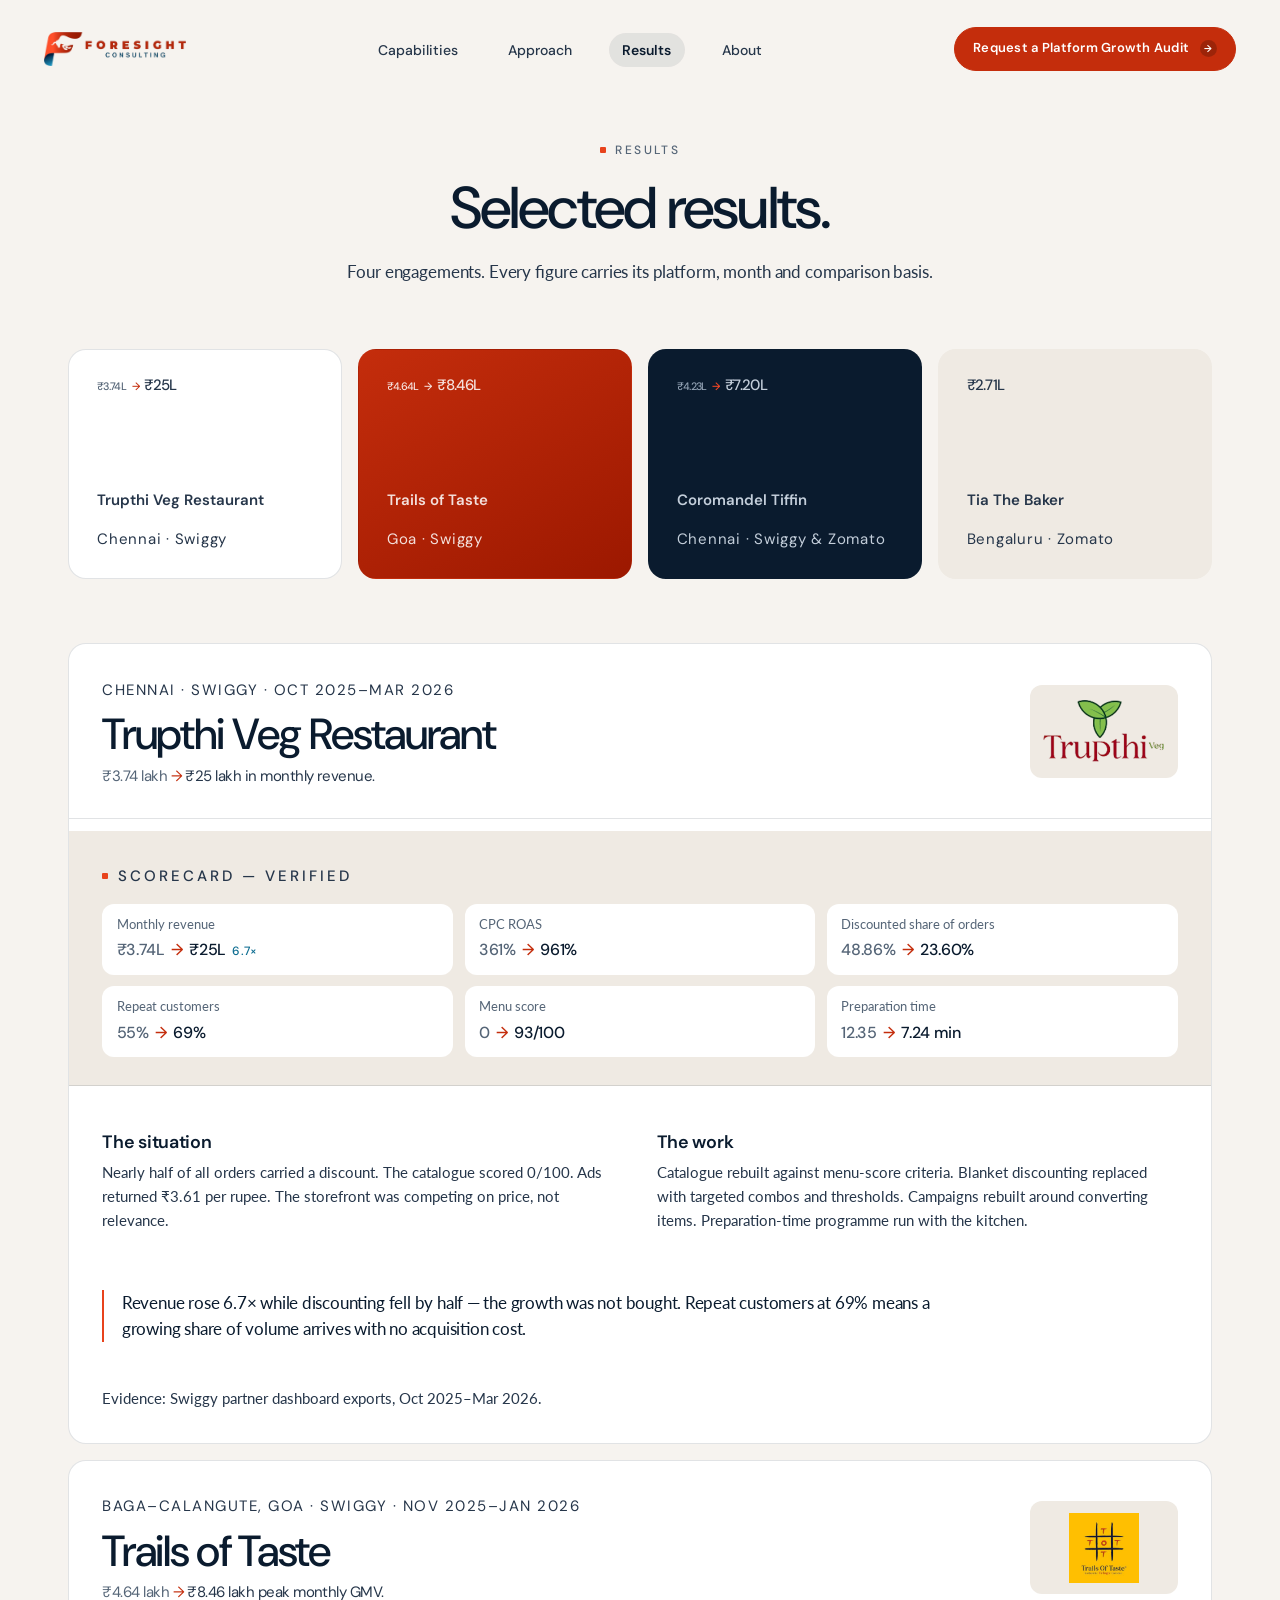
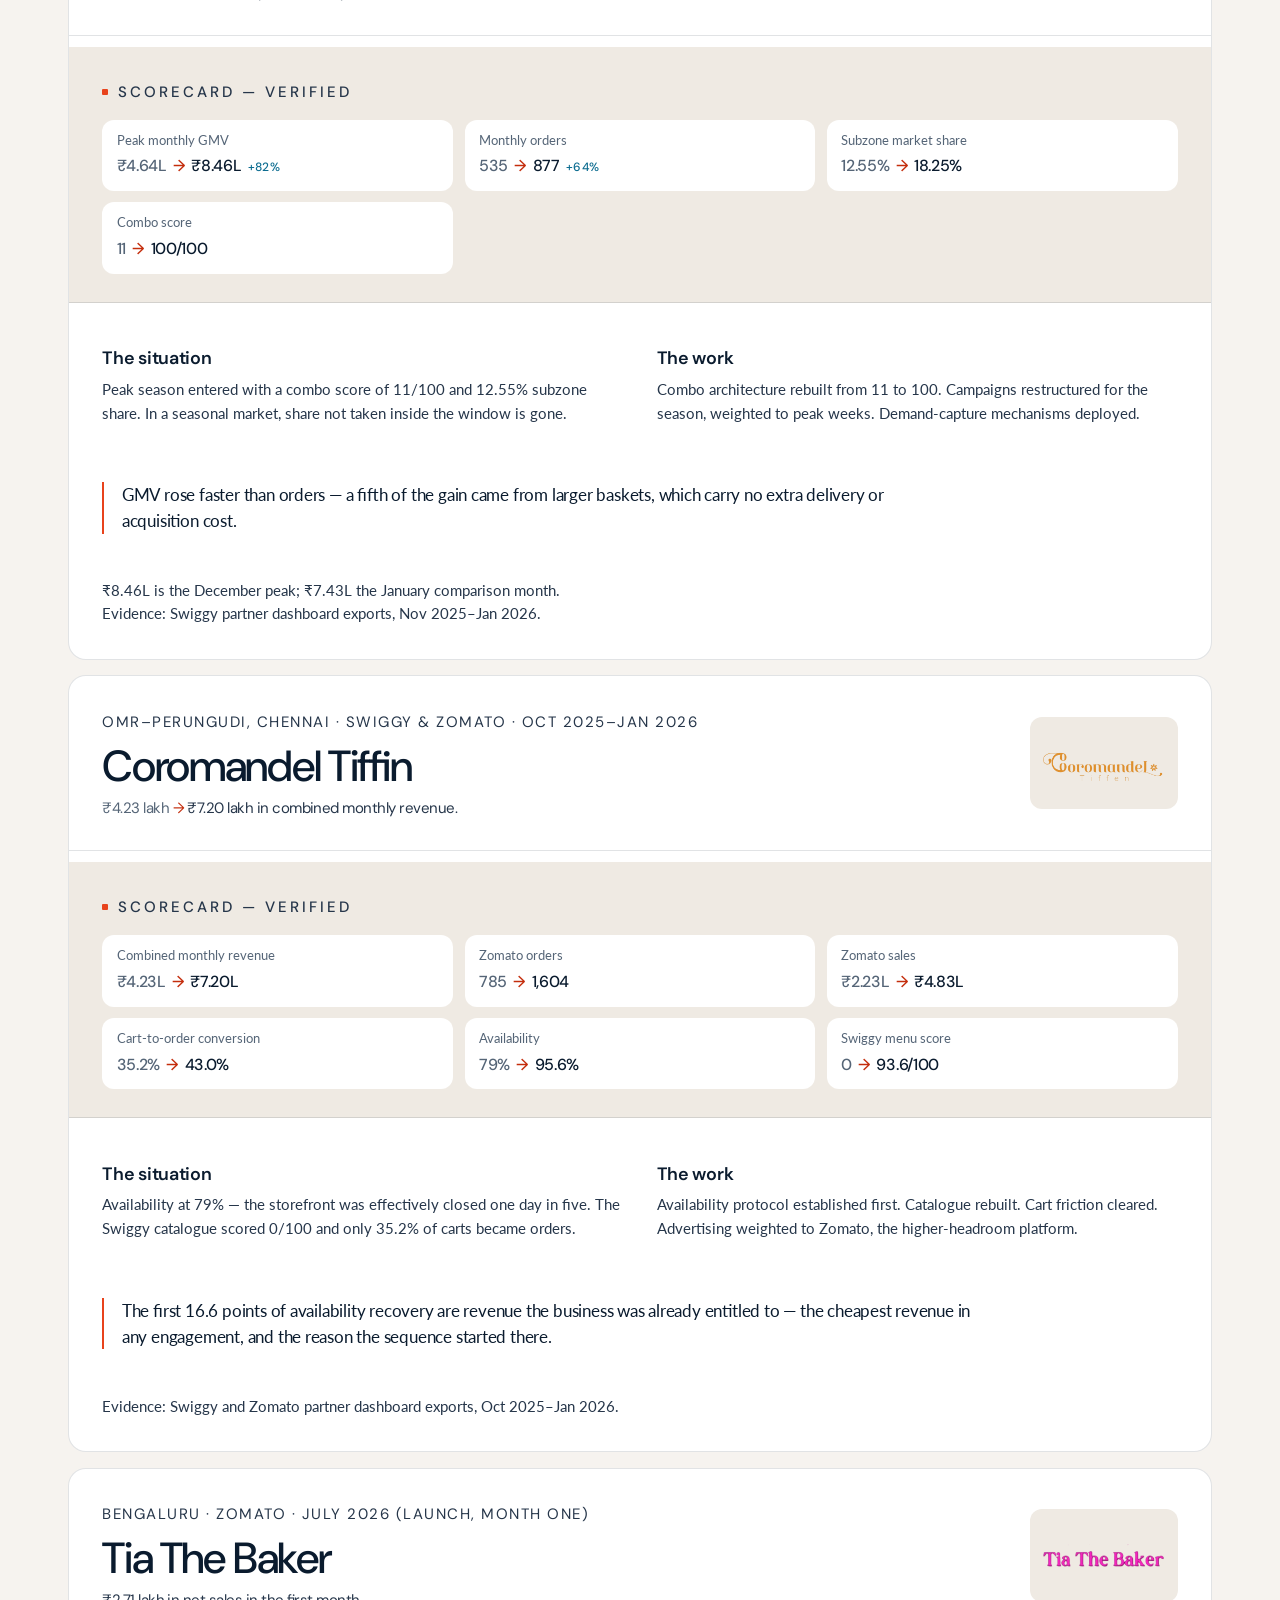
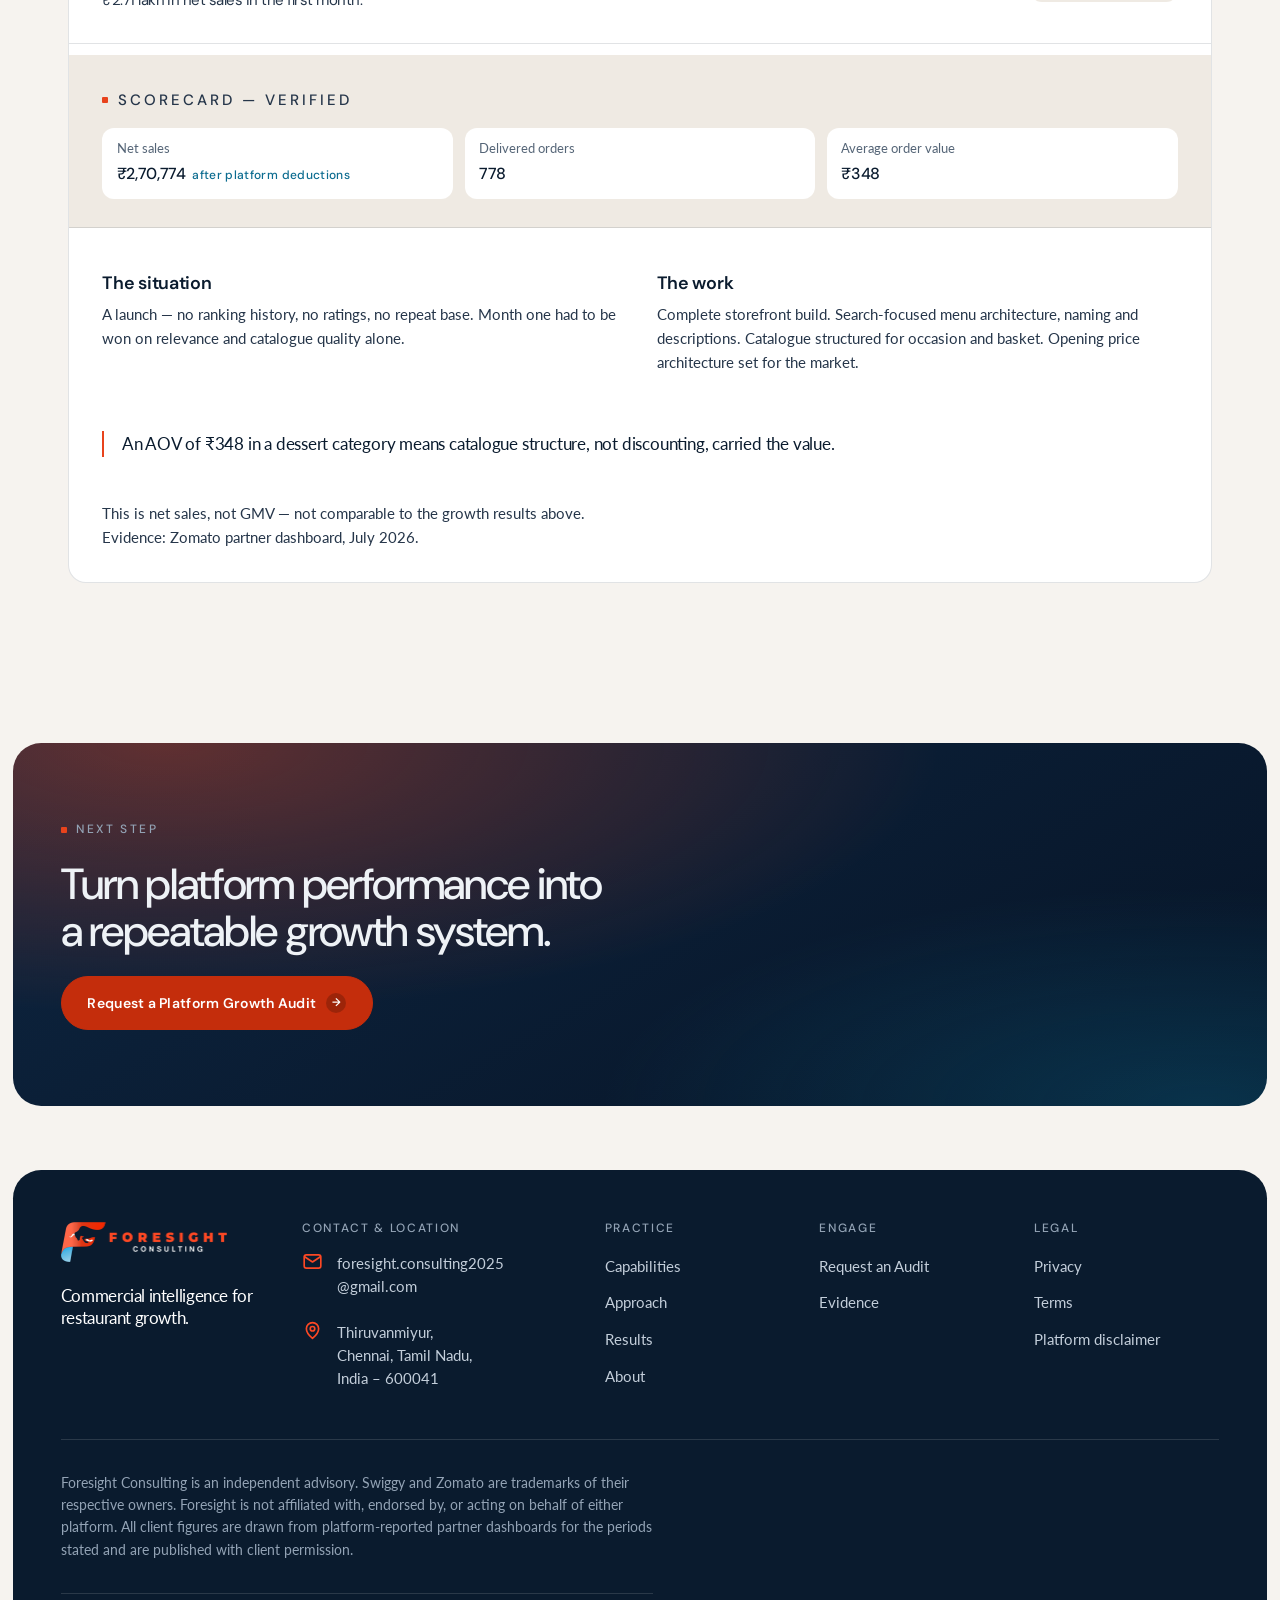
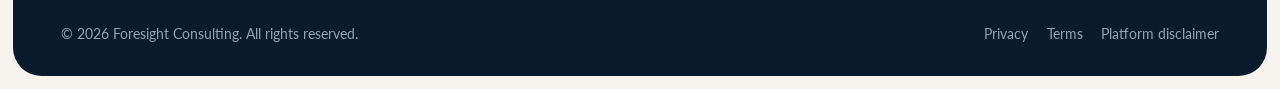
<file: results.html>
<!DOCTYPE html>
<html lang="en">
<head>
<meta charset="utf-8">
<meta name="viewport" content="width=device-width, initial-scale=1">
<title>Results &#8212; Foresight Consulting</title>
<meta name="description" content="Selected results. Four engagements across Swiggy and Zomato, every figure carrying its platform, month and comparison basis.">
<link rel="icon" href="assets/img/favicon.png" type="image/png">
<link rel="apple-touch-icon" href="assets/img/apple-touch-icon.png">
<meta property="og:title" content="Results &#8212; Foresight Consulting">
<meta property="og:description" content="Selected results. Four engagements across Swiggy and Zomato, every figure carrying its platform, month and comparison basis.">
<meta property="og:type" content="website">
<link rel="preconnect" href="https://fonts.googleapis.com">
<link rel="preconnect" href="https://fonts.gstatic.com" crossorigin>
<link href="https://fonts.googleapis.com/css2?family=DM+Sans:opsz,wght@9..40,400..700&family=Lato:wght@400;700&display=swap" rel="stylesheet">
<script>document.documentElement.className += " js";</script>
<link rel="stylesheet" href="assets/css/style.css">
</head>
<body>
<a class="skip-link" href="#main">Skip to content</a>

<header class="site-header">
  <div class="nav">
    <a class="brand" href="index.html" aria-label="Foresight Consulting &#8212; home">
      <img class="brand-logo brand-logo--onlight" src="assets/img/foresight-lockup.png"
           alt="Foresight Consulting" width="1333" height="320">
      <img class="brand-logo brand-logo--ondark" src="assets/img/foresight-lockup-light.png"
           alt="" aria-hidden="true" width="1333" height="320">
    </a>
    <nav aria-label="Primary">
      <ul class="nav-links">
        <li><a href="capabilities.html">Capabilities</a></li>
        <li><a href="approach.html">Approach</a></li>
        <li><a href="results.html" aria-current="page">Results</a></li>
        <li><a href="about.html">About</a></li>
      </ul>
    </nav>
    <div class="nav-right">
      <a class="btn btn--primary btn--sm" href="contact.html">Request a Platform Growth Audit <span class="arw" aria-hidden="true">&#8594;</span></a>
      <button class="nav-toggle" type="button" aria-expanded="false" aria-controls="nav-drawer">
        <span></span><span class="sr-only">Menu</span>
      </button>
    </div>
  </div>
</header>

<div class="nav-drawer" id="nav-drawer" aria-hidden="true">
  <ul>
    <li><a href="capabilities.html"><span class="ordinal">01</span> Capabilities</a></li>
    <li><a href="approach.html"><span class="ordinal">02</span> Approach</a></li>
    <li><a href="results.html"><span class="ordinal">03</span> Results</a></li>
    <li><a href="about.html"><span class="ordinal">04</span> About</a></li>
  </ul>
  <a class="btn btn--primary" href="contact.html">Request a Platform Growth Audit <span class="arw" aria-hidden="true">&#8594;</span></a>
</div>

<main id="main">

  <section class="page-hero">
    <div class="hero-inner">
      <p class="eyebrow" data-reveal>Results</p>
      <h1 data-reveal style="--d:80ms">Selected results.</h1>
      <p class="lead" data-reveal style="--d:150ms">
        Four engagements. Every figure carries its platform, month and comparison basis.
      </p>
    </div>
  </section>

  <section class="section section--sm" style="padding-top:0">
    <div class="wrap">
      <div class="bento" data-reveal-group>
        <a class="card card--hover" href="#trupthi" data-reveal>
          <p class="stat-fig"><span class="from">&#8377;3.74L</span> <span class="arrow" aria-hidden="true">&#8594;</span> &#8377;25L</p>
          <div><p class="stat-name">Trupthi Veg Restaurant</p>
          <p class="stat-meta mt-1">Chennai &#183; Swiggy</p></div>
        </a>
        <a class="card card--ember card--hover" href="#trails-of-taste" data-reveal>
          <p class="stat-fig"><span class="from">&#8377;4.64L</span> <span class="arrow" aria-hidden="true">&#8594;</span> &#8377;8.46L</p>
          <div><p class="stat-name">Trails of Taste</p>
          <p class="stat-meta mt-1">Goa &#183; Swiggy</p></div>
        </a>
        <a class="card card--ink card--hover" href="#coromandel" data-reveal>
          <p class="stat-fig"><span class="from">&#8377;4.23L</span> <span class="arrow" aria-hidden="true">&#8594;</span> &#8377;7.20L</p>
          <div><p class="stat-name">Coromandel Tiffin</p>
          <p class="stat-meta mt-1">Chennai &#183; Swiggy &amp; Zomato</p></div>
        </a>
        <a class="card card--tint card--hover" href="#tia-the-baker" data-reveal>
          <p class="stat-fig">&#8377;2.71L</p>
          <div><p class="stat-name">Tia The Baker</p>
          <p class="stat-meta mt-1">Bengaluru &#183; Zomato</p></div>
        </a>
      </div>
    </div>
  </section>

  <section class="section" style="padding-top:0">
    <div class="wrap">
      <div class="rows">
      <article class="card case-study" id="trupthi" data-reveal>
        <div class="case-head case-head--branded">
          <p class="case-meta">Chennai &#183; Swiggy &#183; Oct 2025&#8211;Mar 2026</p>
          <h2>Trupthi Veg Restaurant</h2>
          <p class="case-fig"><span class="from">&#8377;3.74 lakh</span> <span class="arrow" aria-hidden="true">&#8594;</span> &#8377;25 lakh in monthly revenue.</p>
          <div class="case-brand"><img src="assets/img/clients/trupthi.png" alt="Trupthi Veg Restaurant logo" loading="lazy"></div>
        </div>
        <div class="case-metrics">
          <p class="eyebrow">Scorecard &#8212; verified</p>
          <dl class="scorecard mt-1">
              <div class="score-row"><dt>Monthly revenue</dt>
                <dd><span class="from">&#8377;3.74L</span> <span class="arrow" aria-hidden="true">&#8594;</span> &#8377;25L <span class="delta">6.7&#215;</span></dd></div>
              <div class="score-row"><dt>CPC ROAS</dt>
                <dd><span class="from">361%</span> <span class="arrow" aria-hidden="true">&#8594;</span> 961%</dd></div>
              <div class="score-row"><dt>Discounted share of orders</dt>
                <dd><span class="from">48.86%</span> <span class="arrow" aria-hidden="true">&#8594;</span> 23.60%</dd></div>
              <div class="score-row"><dt>Repeat customers</dt>
                <dd><span class="from">55%</span> <span class="arrow" aria-hidden="true">&#8594;</span> 69%</dd></div>
              <div class="score-row"><dt>Menu score</dt>
                <dd><span class="from">0</span> <span class="arrow" aria-hidden="true">&#8594;</span> 93/100</dd></div>
              <div class="score-row"><dt>Preparation time</dt>
                <dd><span class="from">12.35</span> <span class="arrow" aria-hidden="true">&#8594;</span> 7.24 min</dd></div>
          </dl>
        </div>
        <div class="case-body">
          <div class="beat">
            <h3 class="h4">The situation</h3>
            <p>Nearly half of all orders carried a discount. The catalogue scored 0/100. Ads returned &#8377;3.61 per rupee. The storefront was competing on price, not relevance.</p>
          </div>
          <div class="beat">
            <h3 class="h4">The work</h3>
            <p>Catalogue rebuilt against menu-score criteria. Blanket discounting replaced with targeted combos and thresholds. Campaigns rebuilt around converting items. Preparation-time programme run with the kitchen.</p>
          </div>
          <blockquote class="pull pull--full">Revenue rose 6.7&#215; while discounting fell by half &#8212; the growth was not bought. Repeat customers at 69% means a growing share of volume arrives with no acquisition cost.</blockquote>
          <p class="note pull--full">Evidence: Swiggy partner dashboard exports, Oct 2025&#8211;Mar 2026.</p>
        </div>
      </article>
      <article class="card case-study" id="trails-of-taste" data-reveal>
        <div class="case-head case-head--branded">
          <p class="case-meta">Baga&#8211;Calangute, Goa &#183; Swiggy &#183; Nov 2025&#8211;Jan 2026</p>
          <h2>Trails of Taste</h2>
          <p class="case-fig"><span class="from">&#8377;4.64 lakh</span> <span class="arrow" aria-hidden="true">&#8594;</span> &#8377;8.46 lakh peak monthly GMV.</p>
          <div class="case-brand"><img src="assets/img/clients/trails-of-taste.png" alt="Trails of Taste logo" loading="lazy"></div>
        </div>
        <div class="case-metrics">
          <p class="eyebrow">Scorecard &#8212; verified</p>
          <dl class="scorecard mt-1">
              <div class="score-row"><dt>Peak monthly GMV</dt>
                <dd><span class="from">&#8377;4.64L</span> <span class="arrow" aria-hidden="true">&#8594;</span> &#8377;8.46L <span class="delta">+82%</span></dd></div>
              <div class="score-row"><dt>Monthly orders</dt>
                <dd><span class="from">535</span> <span class="arrow" aria-hidden="true">&#8594;</span> 877 <span class="delta">+64%</span></dd></div>
              <div class="score-row"><dt>Subzone market share</dt>
                <dd><span class="from">12.55%</span> <span class="arrow" aria-hidden="true">&#8594;</span> 18.25%</dd></div>
              <div class="score-row"><dt>Combo score</dt>
                <dd><span class="from">11</span> <span class="arrow" aria-hidden="true">&#8594;</span> 100/100</dd></div>
          </dl>
        </div>
        <div class="case-body">
          <div class="beat">
            <h3 class="h4">The situation</h3>
            <p>Peak season entered with a combo score of 11/100 and 12.55% subzone share. In a seasonal market, share not taken inside the window is gone.</p>
          </div>
          <div class="beat">
            <h3 class="h4">The work</h3>
            <p>Combo architecture rebuilt from 11 to 100. Campaigns restructured for the season, weighted to peak weeks. Demand-capture mechanisms deployed.</p>
          </div>
          <blockquote class="pull pull--full">GMV rose faster than orders &#8212; a fifth of the gain came from larger baskets, which carry no extra delivery or acquisition cost.</blockquote>
          <p class="note pull--full">&#8377;8.46L is the December peak; &#8377;7.43L the January comparison month.<br>Evidence: Swiggy partner dashboard exports, Nov 2025&#8211;Jan 2026.</p>
        </div>
      </article>
      <article class="card case-study" id="coromandel" data-reveal>
        <div class="case-head case-head--branded">
          <p class="case-meta">OMR&#8211;Perungudi, Chennai &#183; Swiggy &amp; Zomato &#183; Oct 2025&#8211;Jan 2026</p>
          <h2>Coromandel Tiffin</h2>
          <p class="case-fig"><span class="from">&#8377;4.23 lakh</span> <span class="arrow" aria-hidden="true">&#8594;</span> &#8377;7.20 lakh in combined monthly revenue.</p>
          <div class="case-brand"><img src="assets/img/clients/coromandel.png" alt="Coromandel Tiffin logo" loading="lazy"></div>
        </div>
        <div class="case-metrics">
          <p class="eyebrow">Scorecard &#8212; verified</p>
          <dl class="scorecard mt-1">
              <div class="score-row"><dt>Combined monthly revenue</dt>
                <dd><span class="from">&#8377;4.23L</span> <span class="arrow" aria-hidden="true">&#8594;</span> &#8377;7.20L</dd></div>
              <div class="score-row"><dt>Zomato orders</dt>
                <dd><span class="from">785</span> <span class="arrow" aria-hidden="true">&#8594;</span> 1,604</dd></div>
              <div class="score-row"><dt>Zomato sales</dt>
                <dd><span class="from">&#8377;2.23L</span> <span class="arrow" aria-hidden="true">&#8594;</span> &#8377;4.83L</dd></div>
              <div class="score-row"><dt>Cart-to-order conversion</dt>
                <dd><span class="from">35.2%</span> <span class="arrow" aria-hidden="true">&#8594;</span> 43.0%</dd></div>
              <div class="score-row"><dt>Availability</dt>
                <dd><span class="from">79%</span> <span class="arrow" aria-hidden="true">&#8594;</span> 95.6%</dd></div>
              <div class="score-row"><dt>Swiggy menu score</dt>
                <dd><span class="from">0</span> <span class="arrow" aria-hidden="true">&#8594;</span> 93.6/100</dd></div>
          </dl>
        </div>
        <div class="case-body">
          <div class="beat">
            <h3 class="h4">The situation</h3>
            <p>Availability at 79% &#8212; the storefront was effectively closed one day in five. The Swiggy catalogue scored 0/100 and only 35.2% of carts became orders.</p>
          </div>
          <div class="beat">
            <h3 class="h4">The work</h3>
            <p>Availability protocol established first. Catalogue rebuilt. Cart friction cleared. Advertising weighted to Zomato, the higher-headroom platform.</p>
          </div>
          <blockquote class="pull pull--full">The first 16.6 points of availability recovery are revenue the business was already entitled to &#8212; the cheapest revenue in any engagement, and the reason the sequence started there.</blockquote>
          <p class="note pull--full">Evidence: Swiggy and Zomato partner dashboard exports, Oct 2025&#8211;Jan 2026.</p>
        </div>
      </article>
      <article class="card case-study" id="tia-the-baker" data-reveal>
        <div class="case-head case-head--branded">
          <p class="case-meta">Bengaluru &#183; Zomato &#183; July 2026 (launch, month one)</p>
          <h2>Tia The Baker</h2>
          <p class="case-fig">&#8377;2.71 lakh in net sales in the first month.</p>
          <div class="case-brand"><img src="assets/img/clients/tia-the-baker.png" alt="Tia The Baker logo" loading="lazy"></div>
        </div>
        <div class="case-metrics">
          <p class="eyebrow">Scorecard &#8212; verified</p>
          <dl class="scorecard mt-1">
              <div class="score-row"><dt>Net sales</dt>
                <dd>&#8377;2,70,774 <span class="delta">after platform deductions</span></dd></div>
              <div class="score-row"><dt>Delivered orders</dt>
                <dd>778</dd></div>
              <div class="score-row"><dt>Average order value</dt>
                <dd>&#8377;348</dd></div>
          </dl>
        </div>
        <div class="case-body">
          <div class="beat">
            <h3 class="h4">The situation</h3>
            <p>A launch &#8212; no ranking history, no ratings, no repeat base. Month one had to be won on relevance and catalogue quality alone.</p>
          </div>
          <div class="beat">
            <h3 class="h4">The work</h3>
            <p>Complete storefront build. Search-focused menu architecture, naming and descriptions. Catalogue structured for occasion and basket. Opening price architecture set for the market.</p>
          </div>
          <blockquote class="pull pull--full">An AOV of &#8377;348 in a dessert category means catalogue structure, not discounting, carried the value.</blockquote>
          <p class="note pull--full">This is net sales, not GMV &#8212; not comparable to the growth results above.<br>Evidence: Zomato partner dashboard, July 2026.</p>
        </div>
      </article>
      </div>
    </div>
  </section>

  <section class="section section--sm">
    <div class="panel cta-panel on-ink">
      <div class="cta-inner">
        <p class="eyebrow" data-reveal>Next step</p>
        <h2 data-reveal style="--d:80ms">Turn platform performance into a repeatable growth system.</h2>
        <div class="actions" data-reveal style="--d:140ms">
          <a class="btn btn--primary" href="contact.html">Request a Platform Growth Audit <span class="arw" aria-hidden="true">&#8594;</span></a>
        </div>
      </div>
    </div>
  </section>

</main>

<footer class="site-footer">
  <div class="footer-panel">
    <div class="footer-inner">

      <div class="footer-top">
        <div class="footer-brand">
          <a class="brand brand--footer" href="index.html">
            <img src="assets/img/foresight-lockup-light.png"
                 alt="Foresight Consulting &#8212; home" width="1333" height="320">
          </a>
          <p class="footer-brandline">Commercial intelligence for restaurant growth.</p>
        </div>

          <div class="footer-contact">
            <h2>Contact &amp; Location</h2>
            <ul>
              <li>
                <svg class="fc-icon" viewBox="0 0 24 24" fill="none" stroke="currentColor"
                     stroke-width="1.9" stroke-linecap="round" stroke-linejoin="round" aria-hidden="true">
                  <rect x="2.5" y="4.5" width="19" height="15" rx="2.5"></rect>
                  <path d="m3 6.5 9 6 9-6"></path>
                </svg>
                <a href="mailto:foresight.consulting2025@gmail.com">foresight.consulting2025<wbr>@gmail.com</a>
              </li>
              <li>
                <svg class="fc-icon" viewBox="0 0 24 24" fill="none" stroke="currentColor"
                     stroke-width="1.9" stroke-linecap="round" stroke-linejoin="round" aria-hidden="true">
                  <path d="M12 21s7-5.6 7-11a7 7 0 1 0-14 0c0 5.4 7 11 7 11Z"></path>
                  <circle cx="12" cy="10" r="2.6"></circle>
                </svg>
                <a href="https://www.google.com/maps/search/?api=1&amp;query=Thiruvanmiyur%2C+Chennai%2C+Tamil+Nadu%2C+India+600041"
                   target="_blank" rel="noopener noreferrer">
                  <span class="fc-address">Thiruvanmiyur,<br>Chennai, Tamil Nadu,<br>India &#8211; 600041</span>
                </a>
              </li>
            </ul>
          </div>

        <div class="footer-col">
          <h2>Practice</h2>
          <ul>
            <li><a href="capabilities.html">Capabilities</a></li>
            <li><a href="approach.html">Approach</a></li>
            <li><a href="results.html">Results</a></li>
            <li><a href="about.html">About</a></li>
          </ul>
        </div>
        <div class="footer-col">
          <h2>Engage</h2>
          <ul>
            <li><a href="contact.html">Request an Audit</a></li>
            <li><a href="results.html">Evidence</a></li>
          </ul>
        </div>
        <div class="footer-col">
          <h2>Legal</h2>
          <ul>
            <li><a href="privacy.html">Privacy</a></li>
            <li><a href="terms.html">Terms</a></li>
            <li><a href="disclaimer.html">Platform disclaimer</a></li>
          </ul>
        </div>
      </div>

      <p class="footer-disclaimer">
        Foresight Consulting is an independent advisory. Swiggy and Zomato are trademarks of their
        respective owners. Foresight is not affiliated with, endorsed by, or acting on behalf of
        either platform. All client figures are drawn from platform-reported partner dashboards for
        the periods stated and are published with client permission.
      </p>

      <div class="footer-base">
        <p>&copy; <span data-year>2026</span> Foresight Consulting. All rights reserved.</p>
        <ul>
          <li><a href="privacy.html">Privacy</a></li>
          <li><a href="terms.html">Terms</a></li>
          <li><a href="disclaimer.html">Platform disclaimer</a></li>
        </ul>
      </div>

    </div>
  </div>
</footer>

<script src="assets/js/main.js"></script>
</body>
</html>
</file>
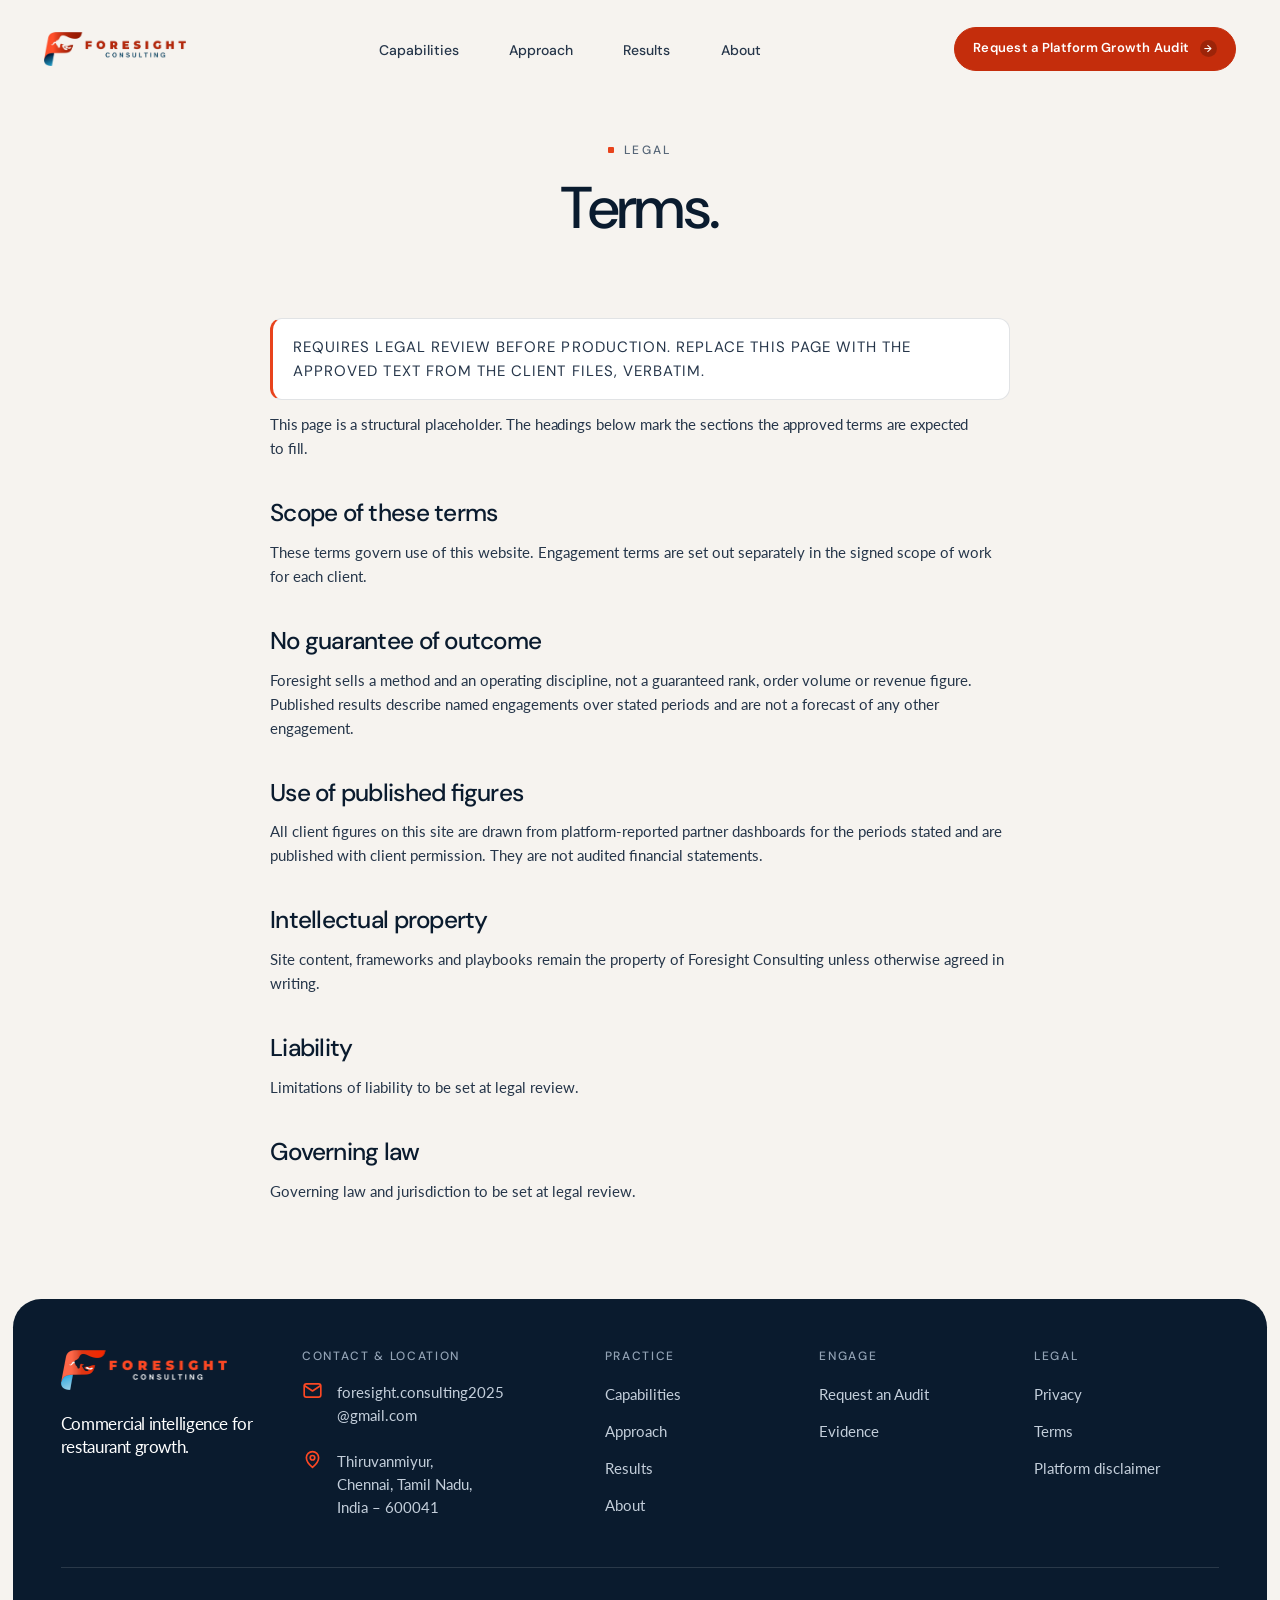
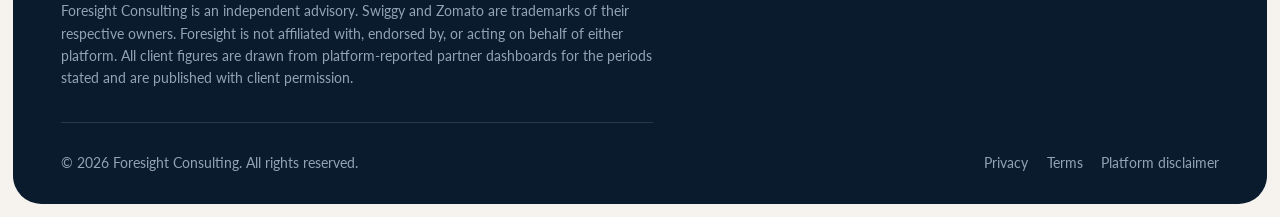
<file: terms.html>
<!DOCTYPE html>
<html lang="en">
<head>
<meta charset="utf-8">
<meta name="viewport" content="width=device-width, initial-scale=1">
<title>Terms &#8212; Foresight Consulting</title>
<meta name="description" content="Terms governing use of the Foresight Consulting website.">
<meta name="robots" content="noindex">
<link rel="icon" href="assets/img/favicon.png" type="image/png">
<link rel="apple-touch-icon" href="assets/img/apple-touch-icon.png">
<meta property="og:title" content="Terms &#8212; Foresight Consulting">
<meta property="og:description" content="Terms governing use of the Foresight Consulting website.">
<meta property="og:type" content="website">
<link rel="preconnect" href="https://fonts.googleapis.com">
<link rel="preconnect" href="https://fonts.gstatic.com" crossorigin>
<link href="https://fonts.googleapis.com/css2?family=DM+Sans:opsz,wght@9..40,400..700&family=Lato:wght@400;700&display=swap" rel="stylesheet">
<script>document.documentElement.className += " js";</script>
<link rel="stylesheet" href="assets/css/style.css">
</head>
<body>
<a class="skip-link" href="#main">Skip to content</a>

<header class="site-header">
  <div class="nav">
    <a class="brand" href="index.html" aria-label="Foresight Consulting &#8212; home">
      <img class="brand-logo brand-logo--onlight" src="assets/img/foresight-lockup.png"
           alt="Foresight Consulting" width="1333" height="320">
      <img class="brand-logo brand-logo--ondark" src="assets/img/foresight-lockup-light.png"
           alt="" aria-hidden="true" width="1333" height="320">
    </a>
    <nav aria-label="Primary">
      <ul class="nav-links">
        <li><a href="capabilities.html">Capabilities</a></li>
        <li><a href="approach.html">Approach</a></li>
        <li><a href="results.html">Results</a></li>
        <li><a href="about.html">About</a></li>
      </ul>
    </nav>
    <div class="nav-right">
      <a class="btn btn--primary btn--sm" href="contact.html">Request a Platform Growth Audit <span class="arw" aria-hidden="true">&#8594;</span></a>
      <button class="nav-toggle" type="button" aria-expanded="false" aria-controls="nav-drawer">
        <span></span><span class="sr-only">Menu</span>
      </button>
    </div>
  </div>
</header>

<div class="nav-drawer" id="nav-drawer" aria-hidden="true">
  <ul>
    <li><a href="capabilities.html"><span class="ordinal">01</span> Capabilities</a></li>
    <li><a href="approach.html"><span class="ordinal">02</span> Approach</a></li>
    <li><a href="results.html"><span class="ordinal">03</span> Results</a></li>
    <li><a href="about.html"><span class="ordinal">04</span> About</a></li>
  </ul>
  <a class="btn btn--primary" href="contact.html">Request a Platform Growth Audit <span class="arw" aria-hidden="true">&#8594;</span></a>
</div>

<main id="main">

  <section class="page-hero">
    <div class="hero-inner">
      <p class="eyebrow" data-reveal>Legal</p>
      <h1 data-reveal style="--d:80ms">Terms.</h1>
    </div>
  </section>

  <section class="section" style="padding-top:0">
    <div class="wrap">
      <div class="legal" data-reveal>
        <p class="review-flag">Requires legal review before production. Replace this page with the approved text from the client files, verbatim.</p>
        <p class="lead mt-3">This page is a structural placeholder. The headings below mark the
        sections the approved terms are expected to fill.</p>

        <h2>Scope of these terms</h2>
        <p>These terms govern use of this website. Engagement terms are set out separately in the
        signed scope of work for each client.</p>

        <h2>No guarantee of outcome</h2>
        <p>Foresight sells a method and an operating discipline, not a guaranteed rank, order volume
        or revenue figure. Published results describe named engagements over stated periods and are
        not a forecast of any other engagement.</p>

        <h2>Use of published figures</h2>
        <p>All client figures on this site are drawn from platform-reported partner dashboards for
        the periods stated and are published with client permission. They are not audited financial
        statements.</p>

        <h2>Intellectual property</h2>
        <p>Site content, frameworks and playbooks remain the property of Foresight Consulting unless
        otherwise agreed in writing.</p>

        <h2>Liability</h2>
        <p>Limitations of liability to be set at legal review.</p>

        <h2>Governing law</h2>
        <p>Governing law and jurisdiction to be set at legal review.</p>
      </div>
    </div>
  </section>

</main>

<footer class="site-footer">
  <div class="footer-panel">
    <div class="footer-inner">

      <div class="footer-top">
        <div class="footer-brand">
          <a class="brand brand--footer" href="index.html">
            <img src="assets/img/foresight-lockup-light.png"
                 alt="Foresight Consulting &#8212; home" width="1333" height="320">
          </a>
          <p class="footer-brandline">Commercial intelligence for restaurant growth.</p>
        </div>

          <div class="footer-contact">
            <h2>Contact &amp; Location</h2>
            <ul>
              <li>
                <svg class="fc-icon" viewBox="0 0 24 24" fill="none" stroke="currentColor"
                     stroke-width="1.9" stroke-linecap="round" stroke-linejoin="round" aria-hidden="true">
                  <rect x="2.5" y="4.5" width="19" height="15" rx="2.5"></rect>
                  <path d="m3 6.5 9 6 9-6"></path>
                </svg>
                <a href="mailto:foresight.consulting2025@gmail.com">foresight.consulting2025<wbr>@gmail.com</a>
              </li>
              <li>
                <svg class="fc-icon" viewBox="0 0 24 24" fill="none" stroke="currentColor"
                     stroke-width="1.9" stroke-linecap="round" stroke-linejoin="round" aria-hidden="true">
                  <path d="M12 21s7-5.6 7-11a7 7 0 1 0-14 0c0 5.4 7 11 7 11Z"></path>
                  <circle cx="12" cy="10" r="2.6"></circle>
                </svg>
                <a href="https://www.google.com/maps/search/?api=1&amp;query=Thiruvanmiyur%2C+Chennai%2C+Tamil+Nadu%2C+India+600041"
                   target="_blank" rel="noopener noreferrer">
                  <span class="fc-address">Thiruvanmiyur,<br>Chennai, Tamil Nadu,<br>India &#8211; 600041</span>
                </a>
              </li>
            </ul>
          </div>

        <div class="footer-col">
          <h2>Practice</h2>
          <ul>
            <li><a href="capabilities.html">Capabilities</a></li>
            <li><a href="approach.html">Approach</a></li>
            <li><a href="results.html">Results</a></li>
            <li><a href="about.html">About</a></li>
          </ul>
        </div>
        <div class="footer-col">
          <h2>Engage</h2>
          <ul>
            <li><a href="contact.html">Request an Audit</a></li>
            <li><a href="results.html">Evidence</a></li>
          </ul>
        </div>
        <div class="footer-col">
          <h2>Legal</h2>
          <ul>
            <li><a href="privacy.html">Privacy</a></li>
            <li><a href="terms.html">Terms</a></li>
            <li><a href="disclaimer.html">Platform disclaimer</a></li>
          </ul>
        </div>
      </div>

      <p class="footer-disclaimer">
        Foresight Consulting is an independent advisory. Swiggy and Zomato are trademarks of their
        respective owners. Foresight is not affiliated with, endorsed by, or acting on behalf of
        either platform. All client figures are drawn from platform-reported partner dashboards for
        the periods stated and are published with client permission.
      </p>

      <div class="footer-base">
        <p>&copy; <span data-year>2026</span> Foresight Consulting. All rights reserved.</p>
        <ul>
          <li><a href="privacy.html">Privacy</a></li>
          <li><a href="terms.html">Terms</a></li>
          <li><a href="disclaimer.html">Platform disclaimer</a></li>
        </ul>
      </div>

    </div>
  </div>
</footer>

<script src="assets/js/main.js"></script>
</body>
</html>
</file>
<file: assets/css/style.css>
/* ==========================================================================
   Foresight Consulting — Design System
   Structure follows the Aeline reference: inset rounded panels, centered
   section heads with a square-bullet eyebrow, pill buttons, bento and card
   grids. Palette sampled from the brand mark.
     ember  #FC4824 / #E8431C     deep ember #9C1800
     wordmark red #B4240C
     navy   #00183C / #0C3C60     teal #0C6C90
   ========================================================================== */

/* ---------- 1. Tokens ---------------------------------------------------- */

:root {
  /* Brand.
     --ember is the decorative flame (badges, rules, gradients) — never behind
     or as text, because white-on-#E8431C is only 4.0:1.
     --ember-text is the same hue at the wordmark's value: clears 4.5:1 on every
     paper surface, and flips to --ember-bright inside dark panels.
     --ember-fill is that value but never overridden, so a pill button reads the
     same on light and dark. */
  --ember:        #E8431C;
  --ember-text:   #C42D0C;
  --ember-fill:   #C42D0C;
  --ember-bright: #FC4824;
  --ember-deep:   #9C1800;
  --brick:        #B4240C;
  --navy:         #00183C;
  --navy-soft:    #0C3C60;
  --teal:         #0C6C90;
  --teal-light:   #6FB6D6;

  /* Surfaces */
  --paper:        #F6F3EF;
  --card:         #FFFFFF;
  --card-2:       #EFEAE3;
  --ink:          #0A1B2E;
  --ink-raise:    #12293F;
  --ink-2:        #26364A;
  --muted:        #556577;
  --muted-2:      #5C6B7D;   /* 4.55:1 on the lightest card, 5.45:1 on white */

  /* On dark */
  --on-dark:      #EEF2F6;
  --on-dark-2:    #C3CEDA;
  --on-dark-3:    #93A3B5;

  /* Lines */
  --line:         rgba(10, 27, 46, .12);
  --line-soft:    rgba(10, 27, 46, .07);
  --line-strong:  rgba(10, 27, 46, .26);
  --line-dark:    rgba(255, 255, 255, .13);

  /* Type — two families.
     --sans  Headings, UI and every figure. "Google Sans" is listed first so a
             self-hosted licensed copy is picked up with no other change; it is
             Google-proprietary and not served by Google Fonts, so DM Sans (SIL
             OFL, closest geometric match) is what actually renders by default.
     --body  Lato, for all running text.
     --num   Alias of --sans, used wherever figures must align in columns; those
             rules also set font-variant-numeric: tabular-nums. */
  --sans: "Google Sans", "DM Sans", -apple-system, BlinkMacSystemFont, "Segoe UI", Helvetica, Arial, sans-serif;
  --body: "Lato", -apple-system, BlinkMacSystemFont, "Segoe UI", Helvetica, Arial, sans-serif;
  --num:  var(--sans);
  --mono: var(--sans);   /* legacy alias — the mono face has been retired */

  --t-display: clamp(2.5rem, 5.6vw, 4.75rem);
  --t-h1:      clamp(2.25rem, 4.6vw, 4rem);
  --t-h2:      clamp(1.875rem, 3.4vw, 3rem);
  --t-h3:      clamp(1.25rem, 1.9vw, 1.625rem);
  --t-h4:      clamp(1.0625rem, 1.4vw, 1.25rem);
  --t-lead:    clamp(1rem, 1.35vw, 1.1875rem);
  --t-body:    1.0625rem;
  --t-small:   .875rem;
  --t-micro:   .75rem;

  /* Space */
  --shell:     clamp(.5rem, 1vw, .875rem);   /* outer gutter around inset panels */
  --gutter:    clamp(1.25rem, 4vw, 3rem);
  --section:   clamp(4rem, 7.5vw, 7.5rem);
  --section-sm: clamp(3rem, 5vw, 4.5rem);
  --maxw:      1240px;

  /* Radii — the Aeline signature */
  --r-panel:   clamp(18px, 2.2vw, 32px);
  --r-card:    clamp(14px, 1.4vw, 20px);
  --r-chip:    12px;
  --r-pill:    999px;

  --ease: cubic-bezier(.22, .61, .36, 1);
  --shadow-card: 0 1px 2px rgba(10, 27, 46, .04), 0 8px 24px -12px rgba(10, 27, 46, .16);
  --shadow-float: 0 18px 44px -18px rgba(10, 27, 46, .38);
}

/* ---------- 2. Reset ----------------------------------------------------- */

*, *::before, *::after { box-sizing: border-box; }

html {
  -webkit-text-size-adjust: 100%;
  scroll-behavior: smooth;
  scroll-padding-top: 104px;
}

body {
  margin: 0;
  background: var(--paper);
  color: var(--ink);
  font-family: var(--body);
  font-size: var(--t-body);
  line-height: 1.6;
  font-feature-settings: "kern" 1, "liga" 1;
  -webkit-font-smoothing: antialiased;
  -moz-osx-font-smoothing: grayscale;
  overflow-x: hidden;
}

img, svg { max-width: 100%; display: block; height: auto; }
h1, h2, h3, h4, h5, p, figure, blockquote, ul, ol, dl, dd { margin: 0; }
ul, ol { padding: 0; list-style: none; }
button, input, textarea, select { font: inherit; color: inherit; }
a { color: inherit; text-decoration: none; }

:focus-visible { outline: 2px solid var(--ember); outline-offset: 3px; border-radius: 4px; }
::selection { background: var(--ember-fill); color: #fff; }

.skip-link {
  position: absolute; left: -9999px; top: 0; z-index: 999;
  background: var(--ink); color: #fff; padding: .75rem 1.25rem; border-radius: var(--r-pill);
  font: 600 var(--t-small)/1 var(--sans);
}
.skip-link:focus { left: 1rem; top: 1rem; }

/* ---------- 3. Layout primitives ---------------------------------------- */

.wrap { width: 100%; max-width: var(--maxw); margin-inline: auto; padding-inline: var(--gutter); }

.section { padding-block: var(--section); position: relative; }
.section--sm { padding-block: var(--section-sm); }
.section--flush-top { padding-top: 0; }

/* Inset rounded panel — the Aeline hero/CTA/footer device */
.panel {
  margin-inline: var(--shell);
  border-radius: var(--r-panel);
  overflow: hidden;
  position: relative;
}
.panel--ink {
  background: var(--ink);
  color: var(--on-dark);
  --line: var(--line-dark);
  --ink-2: var(--on-dark-2);
  --muted: var(--on-dark-3);
  --ember-text: var(--ember-bright);
  --teal: var(--teal-light);
  --card: var(--ink-raise);
  --card-2: #17324B;
}
.panel--ink h1, .panel--ink h2, .panel--ink h3, .panel--ink h4 { color: #fff; }

.on-ink {
  color: var(--on-dark);
  --line: var(--line-dark);
  --ink-2: var(--on-dark-2);
  --muted: var(--on-dark-3);
  --ember-text: var(--ember-bright);
  --teal: var(--teal-light);
}

/* ---------- 4. Type ------------------------------------------------------ */

.display, h1, h2, h3, h4, .h1, .h2, .h3, .h4 {
  font-family: var(--sans);
  font-weight: 500;
  letter-spacing: -.03em;
  line-height: 1.05;
  text-wrap: balance;
}
.display { font-size: var(--t-display); }
h1, .h1 { font-size: var(--t-h1); }
h2, .h2 { font-size: var(--t-h2); line-height: 1.08; }
h3, .h3 { font-size: var(--t-h3); line-height: 1.2; letter-spacing: -.022em; }
h4, .h4 { font-size: var(--t-h4); line-height: 1.3; letter-spacing: -.016em; font-weight: 600; }

.lead {
  font-size: var(--t-lead);
  line-height: 1.55;
  color: var(--ink-2);
  letter-spacing: -.008em;
  text-wrap: pretty;
}
.prose { color: var(--ink-2); text-wrap: pretty; max-width: 64ch; }
.prose p + p { margin-top: 1.05em; }

.muted { color: var(--muted); }
.mono { font-family: var(--mono); font-variant-numeric: tabular-nums; letter-spacing: -.01em; }
.accent { color: var(--ember-text); }
.note { font-size: var(--t-small); color: var(--muted); line-height: 1.55; }

/* ---------- 5. Section head (centered — the Aeline pattern) -------------- */

.sec-head {
  display: grid;
  grid-template-columns: minmax(0, 1fr);   /* definite track: a nowrap CTA must
                                              not stretch the column past the
                                              container and get clipped */
  justify-items: center;
  text-align: center;
  gap: 1.15rem;
  max-width: 62ch;
  margin-inline: auto;
  margin-bottom: clamp(2.25rem, 4vw, 3.5rem);
}
.sec-head > * { max-width: 100%; }
.sec-head .lead { max-width: 56ch; }
.sec-head .actions { margin-top: .5rem; }

/* Left-aligned variant, used where a page needs an asymmetric head */
.sec-head--left {
  justify-items: start;
  text-align: left;
  margin-inline: 0;
  max-width: 46ch;
}

.eyebrow {
  display: inline-flex;
  align-items: center;
  gap: .6rem;
  font-family: var(--mono);
  font-size: var(--t-micro);
  font-weight: 500;
  letter-spacing: .2em;
  text-transform: uppercase;
  color: var(--muted);
}
.eyebrow::before {
  content: "";
  width: 6px; height: 6px;
  background: var(--ember);
  flex: none;
  border-radius: 1px;
}

/* ---------- 6. Buttons & links ------------------------------------------ */

.btn {
  font-family: var(--sans);
  --btn-bg: var(--ink);
  --btn-fg: #fff;
  display: inline-flex;
  align-items: center;
  gap: .65rem;
  padding: .9rem 1.6rem;
  background: var(--btn-bg);
  color: var(--btn-fg);
  font-size: .875rem;
  font-weight: 600;
  letter-spacing: .02em;
  border: 1px solid var(--btn-bg);
  border-radius: var(--r-pill);
  cursor: pointer;
  white-space: nowrap;
  transition: background .35s var(--ease), color .35s var(--ease),
              border-color .35s var(--ease), transform .35s var(--ease);
}
.btn:hover { transform: translateY(-2px); }
.btn .arw {
  display: inline-flex; align-items: center; justify-content: center;
  width: 20px; height: 20px; border-radius: 50%;
  background: rgba(0, 0, 0, .2);
  font-size: .7rem; line-height: 1;
  transition: transform .35s var(--ease);
}
.btn:hover .arw { transform: translateX(3px); }

.btn--primary { --btn-bg: var(--ember-fill); --btn-fg: #fff; }
.btn--primary:hover { --btn-bg: var(--ember-deep); }

.btn--ghost { --btn-bg: transparent; --btn-fg: var(--ink); border-color: var(--line-strong); }
.btn--ghost .arw { background: rgba(10, 27, 46, .1); }
.btn--ghost:hover { --btn-bg: var(--ink); --btn-fg: #fff; border-color: var(--ink); }
.btn--ghost:hover .arw { background: rgba(255, 255, 255, .18); }

.panel--ink .btn--ghost, .on-ink .btn--ghost { --btn-fg: #fff; border-color: rgba(255,255,255,.34); }
.panel--ink .btn--ghost .arw, .on-ink .btn--ghost .arw { background: rgba(255,255,255,.16); }
.panel--ink .btn--ghost:hover, .on-ink .btn--ghost:hover { --btn-bg: #fff; --btn-fg: var(--ink); border-color: #fff; }
.panel--ink .btn--ghost:hover .arw, .on-ink .btn--ghost:hover .arw { background: rgba(10,27,46,.1); }

.btn--sm { padding: .65rem 1.15rem; font-size: .8125rem; }
.btn--sm .arw { width: 17px; height: 17px; font-size: .625rem; }

.actions { display: flex; flex-wrap: wrap; gap: .7rem; align-items: center; }
@media (max-width: 430px) {
  .btn { white-space: normal; text-align: center; }
  .actions .btn { width: 100%; justify-content: center; }
}
.actions--center { justify-content: center; }

.tlink {
  display: inline-flex;
  align-items: center;
  padding-block: .15rem;      /* >=24px touch target for inline links */
  gap: .45rem;
  font-family: var(--sans);
  font-weight: 600;
  font-size: .875rem;
  color: var(--ember-text);
  transition: gap .3s var(--ease);
}
.tlink:hover { gap: .75rem; }

/* ---------- 7. Header ---------------------------------------------------- */

.site-header {
  position: fixed;
  inset: var(--shell) var(--shell) auto;
  z-index: 100;
  border-radius: var(--r-pill);
  transition: background .4s var(--ease), box-shadow .4s var(--ease), backdrop-filter .4s var(--ease);
}
.site-header.is-stuck {
  background: rgba(246, 243, 239, .8);
  backdrop-filter: blur(16px) saturate(1.5);
  -webkit-backdrop-filter: blur(16px) saturate(1.5);
  box-shadow: 0 1px 0 var(--line), 0 12px 30px -22px rgba(10, 27, 46, .5);
}

.nav {
  display: flex;
  align-items: center;
  justify-content: space-between;
  gap: 1.5rem;
  height: 72px;
  padding-inline: clamp(.75rem, 2vw, 1.5rem);
  max-width: var(--maxw);
  margin-inline: auto;
}
@media (max-width: 860px) { .nav { height: 64px; } }

/* Brand lockup — supplied artwork, composed horizontally for the navbar.
   Two variants: full colour for light surfaces, reversed for the ink hero and
   the footer panel, where the navy "CONSULTING" would otherwise disappear. */
.brand { display: inline-flex; align-items: center; }
.brand-logo { width: auto; height: 34px; }
@media (max-width: 860px) { .brand-logo { height: 29px; } }
@media (max-width: 380px) { .brand-logo { height: 26px; } }

.brand-logo--ondark { display: none; }

.brand--footer img { width: auto; height: 40px; }
@media (max-width: 860px) { .brand--footer img { height: 34px; } }

.nav-links { display: flex; align-items: center; gap: clamp(.75rem, 1.8vw, 1.75rem); }
.nav-links a {
  font-family: var(--sans);
  font-size: .875rem; font-weight: 500; color: var(--ink-2);
  padding: .5rem .85rem; border-radius: var(--r-pill);
  transition: background .3s var(--ease), color .3s var(--ease);
}
.nav-links a:hover { background: rgba(10, 27, 46, .06); color: var(--ink); }
.nav-links a[aria-current="page"] { background: rgba(10, 27, 46, .08); color: var(--ink); font-weight: 600; }

/* Over a dark hero panel the header sits on navy, so its chrome inverts until
   the glass background kicks in on scroll (and reverts while the drawer is open,
   which is a light surface). */
body.hero-dark:not(.nav-open) .site-header:not(.is-stuck) .brand-logo--onlight { display: none; }
body.hero-dark:not(.nav-open) .site-header:not(.is-stuck) .brand-logo--ondark { display: block; }
body.hero-dark:not(.nav-open) .site-header:not(.is-stuck) .nav-links a { color: rgba(255, 255, 255, .84); }
body.hero-dark:not(.nav-open) .site-header:not(.is-stuck) .nav-links a:hover,
body.hero-dark:not(.nav-open) .site-header:not(.is-stuck) .nav-links a[aria-current="page"] {
  background: rgba(255, 255, 255, .14); color: #fff;
}
body.hero-dark:not(.nav-open) .site-header:not(.is-stuck) .nav-toggle span,
body.hero-dark:not(.nav-open) .site-header:not(.is-stuck) .nav-toggle span::before,
body.hero-dark:not(.nav-open) .site-header:not(.is-stuck) .nav-toggle span::after { background: #fff; }

.nav-right { display: flex; align-items: center; gap: .75rem; }
@media (max-width: 1040px) { .nav-links, .nav-right .btn { display: none; } }

.nav-toggle {
  display: none; width: 42px; height: 42px;
  background: none; border: 0; cursor: pointer;
  align-items: center; justify-content: center;
}
@media (max-width: 1040px) { .nav-toggle { display: inline-flex; } }
.nav-toggle span { display: block; position: relative; width: 20px; height: 1.5px; background: var(--ink); transition: background .2s var(--ease); }
.nav-toggle span::before, .nav-toggle span::after {
  content: ""; position: absolute; left: 0; width: 20px; height: 1.5px; background: var(--ink);
  transition: transform .4s var(--ease), top .3s var(--ease);
}
.nav-toggle span::before { top: -6px; }
.nav-toggle span::after { top: 6px; }
body.nav-open .nav-toggle span { background: transparent; }
body.nav-open .nav-toggle span::before { top: 0; transform: rotate(45deg); }
body.nav-open .nav-toggle span::after { top: 0; transform: rotate(-45deg); }

.nav-drawer {
  position: fixed;
  inset: var(--shell);
  z-index: 99;
  background: var(--paper);
  border-radius: var(--r-panel);
  padding: 92px var(--gutter) 2rem;
  display: flex; flex-direction: column; justify-content: space-between;
  transform: translateY(calc(-100% - var(--shell)));
  transition: transform .55s var(--ease);
  overflow-y: auto;
}
body.nav-open .nav-drawer { transform: translateY(0); }
.nav-drawer ul { display: flex; flex-direction: column; }
.nav-drawer li { border-bottom: 1px solid var(--line); }
.nav-drawer li a {
  display: flex; align-items: baseline; gap: 1rem; padding: 1rem 0;
  font-size: clamp(1.5rem, 7vw, 2.25rem); font-weight: 500; letter-spacing: -.03em;
}
.nav-drawer .ordinal { font-size: .6875rem; }
.nav-drawer .btn { width: 100%; justify-content: center; margin-top: 1.5rem; }
body.nav-open { overflow: hidden; }
@media (min-width: 1041px) { .nav-drawer { display: none; } }

.ordinal {
  font-family: var(--mono); font-size: var(--t-micro);
  letter-spacing: .1em; color: var(--ember-text); font-weight: 500;
}

/* ---------- 8. Hero panel ------------------------------------------------ */

.hero {
  padding: clamp(6.5rem, 11vw, 9.5rem) var(--gutter) 0;
  text-align: center;
  background-color: #0A1B2E;   /* solid base; gradients layer on top */
  background-image:
    radial-gradient(120% 90% at 50% -10%, rgba(232, 67, 28, .34), rgba(232, 67, 28, 0) 58%),
    radial-gradient(90% 80% at 88% 110%, rgba(12, 108, 144, .38), rgba(12, 108, 144, 0) 60%),
    linear-gradient(168deg, #0D2540 0%, #0A1B2E 52%, #071426 100%);
}
.hero-inner {
  max-width: 60ch; margin-inline: auto;
  display: grid;
  grid-template-columns: minmax(0, 1fr);   /* definite track, not max-content */
  justify-items: center;
  gap: 1.25rem;
}
.hero-inner > * { max-width: 100%; }
.hero .eyebrow { color: rgba(255, 255, 255, .68); }
.hero .eyebrow::before { background: var(--ember-bright); }
.hero h1 { color: #fff; }
.hero .lead { color: var(--on-dark-2); max-width: 52ch; }
.hero .actions { margin-top: .75rem; }

.hero-trust {
  display: flex; flex-direction: column; align-items: center; gap: .55rem;
  margin-top: clamp(2rem, 4vw, 3rem);
}
.hero-trust p { font-size: var(--t-small); color: var(--on-dark-3); }
.hero-trust .platforms {
  display: flex; gap: .45rem; flex-wrap: wrap; justify-content: center;
}
.hero-trust .platforms li {
  font-family: var(--mono); font-size: var(--t-micro); letter-spacing: .1em;
  text-transform: uppercase; color: var(--on-dark-2);
  border: 1px solid rgba(255, 255, 255, .2); border-radius: var(--r-pill);
  padding: .35rem .8rem;
}

/* Fanned card arc */
.hero-fan {
  display: flex;
  justify-content: center;
  align-items: flex-end;
  margin-top: clamp(2rem, 4vw, 3.25rem);
  padding-bottom: clamp(1rem, 2vw, 2rem);
  min-height: 150px;
}
.fan-card {
  flex: none;
  width: clamp(124px, 14.5vw, 208px);
  margin-inline: clamp(-1.75rem, -1.6vw, -.75rem);
  background: #fff;
  border-radius: var(--r-card);
  box-shadow: var(--shadow-float);
  padding: clamp(.6rem, .9vw, .9rem);
  transform-origin: 50% 100%;
  transition: transform .5s var(--ease);
}
.fan-card:nth-child(1) { transform: rotate(-13deg) translateY(30px); z-index: 1; }
.fan-card:nth-child(2) { transform: rotate(-6.5deg) translateY(10px); z-index: 2; }
.fan-card:nth-child(3) { transform: rotate(0deg) translateY(-4px); z-index: 3; }
.fan-card:nth-child(4) { transform: rotate(6.5deg) translateY(10px); z-index: 2; }
.fan-card:nth-child(5) { transform: rotate(13deg) translateY(30px); z-index: 1; }
.hero-fan:hover .fan-card:nth-child(1) { transform: rotate(-15deg) translateY(22px); }
.hero-fan:hover .fan-card:nth-child(5) { transform: rotate(15deg) translateY(22px); }
.hero-fan:hover .fan-card:nth-child(3) { transform: translateY(-12px); }
@media (max-width: 720px) {
  .fan-card:nth-child(1), .fan-card:nth-child(5) { display: none; }
  .fan-card { width: clamp(120px, 30vw, 170px); }
}

.fan-label {
  font-family: var(--mono); font-size: .5rem; letter-spacing: .12em;
  text-transform: uppercase; color: var(--muted-2); margin-bottom: .3rem;
}
.fan-fig {
  font-family: var(--mono); font-weight: 500; letter-spacing: -.03em;
  font-size: clamp(.9rem, 1.5vw, 1.25rem); color: var(--ink);
  font-variant-numeric: tabular-nums; line-height: 1.1;
}
.fan-card svg { margin-top: .45rem; width: 100%; height: auto; }

/* Optional hero photograph: drop a file in and uncomment. It sits under the
   gradients, which stay as the legibility scrim over it.
.hero { background-image:
    radial-gradient(120% 90% at 50% -10%, rgba(232,67,28,.34), rgba(232,67,28,0) 58%),
    radial-gradient(90% 80% at 88% 110%, rgba(12,108,144,.38), rgba(12,108,144,0) 60%),
    linear-gradient(168deg, rgba(13,37,64,.92), rgba(7,20,38,.96)),
    url("../img/hero.jpg");
  background-size: cover; background-position: center; }
*/

/* Inner-page hero */
.page-hero {
  padding: clamp(6.5rem, 11vw, 9rem) var(--gutter) clamp(2.5rem, 5vw, 4rem);
  text-align: center;
}
.page-hero .hero-inner { gap: 1.15rem; }

/* ---------- 9. Marquee --------------------------------------------------- */

.marquee {
  overflow: hidden;
  padding-block: clamp(1.5rem, 3vw, 2.25rem);
  -webkit-mask-image: linear-gradient(90deg, transparent, #000 7%, #000 93%, transparent);
          mask-image: linear-gradient(90deg, transparent, #000 7%, #000 93%, transparent);
}
.marquee-track { display: flex; width: max-content; animation: slide 38s linear infinite; }
.marquee:hover .marquee-track { animation-play-state: paused; }
.marquee-group { display: flex; align-items: center; flex: none; }
.marquee-group span {
  display: inline-flex; align-items: center; gap: 1.4rem;
  font-family: var(--mono); font-size: var(--t-micro); letter-spacing: .2em;
  text-transform: uppercase; color: var(--muted);
  padding-inline: 1.4rem; white-space: nowrap;
}
.marquee-group span::after { content: ""; width: 5px; height: 5px; background: var(--ember); transform: rotate(45deg); }
@keyframes slide { to { transform: translateX(-50%); } }

/* ---------- 10. Cards ---------------------------------------------------- */

.card {
  background: var(--card);
  border: 1px solid var(--line);
  border-radius: var(--r-card);
  padding: clamp(1.25rem, 2.2vw, 1.75rem);
  display: flex;
  flex-direction: column;
  gap: .7rem;
  transition: transform .4s var(--ease), box-shadow .4s var(--ease), border-color .4s var(--ease);
}
a.card:hover, .card--hover:hover { transform: translateY(-4px); box-shadow: var(--shadow-card); border-color: var(--line-strong); }

.card--ink {
  background: var(--ink); border-color: transparent;
  color: var(--on-dark);
  --ink-2: var(--on-dark-2); --muted: var(--on-dark-3);
  --ember-text: var(--ember-bright); --teal: var(--teal-light);
}
.card--ink h2, .card--ink h3, .card--ink h4 { color: #fff; }
.card--tint { background: var(--card-2); border-color: transparent; }
.card--ember {
  background-color: var(--ember-fill);
  background-image: linear-gradient(150deg, var(--ember-fill), var(--ember-deep));
  border-color: transparent; color: #fff;
  --ink-2: rgba(255,255,255,.86); --muted: rgba(255,255,255,.76);
}
.card--ember h2, .card--ember h3, .card--ember h4 { color: #fff; }

.card p { color: var(--ink-2); font-size: .9375rem; }
.card .tlink { margin-top: auto; padding-top: .85rem; align-self: flex-start; }

/* Icon / number badge, top-left of a card — Aeline's lime chip */
.badge {
  width: 38px; height: 38px; flex: none;
  display: inline-flex; align-items: center; justify-content: center;
  border-radius: var(--r-chip);
  background: var(--ember-fill); color: #fff;
  font-family: var(--mono); font-size: .8125rem; font-weight: 500;
  letter-spacing: -.02em;
}
.badge--ghost { background: rgba(232, 67, 28, .12); color: var(--ember-text); }
.card--ink .badge--ghost, .card--ember .badge--ghost { background: rgba(255,255,255,.16); color: #fff; }

/* Grids */
.grid { display: grid; gap: clamp(.75rem, 1.2vw, 1rem); }
.grid--2 { grid-template-columns: repeat(2, minmax(0, 1fr)); }
.grid--3 { grid-template-columns: repeat(3, minmax(0, 1fr)); }
.grid--4 { grid-template-columns: repeat(4, minmax(0, 1fr)); }
@media (max-width: 1000px) { .grid--3, .grid--4 { grid-template-columns: repeat(2, minmax(0, 1fr)); } }
@media (max-width: 660px)  { .grid--2, .grid--3, .grid--4 { grid-template-columns: 1fr; } }

/* Five items: a five-across pipeline at desktop, then step down through counts
   that still divide evenly. Five never sits cleanly in a 3- or 2-column grid,
   so each step re-spans the tail instead of leaving a half-empty last row. */
.grid--5 { grid-template-columns: repeat(5, minmax(0, 1fr)); }
@media (max-width: 1180px) {   /* below this, five across drops under ~200px wide */
  .grid--5 { grid-template-columns: repeat(6, minmax(0, 1fr)); }
  .grid--5 > * { grid-column: span 2; }                                   /* 3 across */
  .grid--5 > *:nth-child(4), .grid--5 > *:nth-child(5) { grid-column: span 3; }  /* 2 across */
}
@media (max-width: 820px) {
  .grid--5 { grid-template-columns: repeat(2, minmax(0, 1fr)); }
  .grid--5 > *, .grid--5 > *:nth-child(4) { grid-column: span 1; }
  .grid--5 > *:nth-child(5) { grid-column: span 2; }
}
@media (max-width: 560px) {
  .grid--5 { grid-template-columns: 1fr; }
  .grid--5 > *, .grid--5 > *:nth-child(4), .grid--5 > *:nth-child(5) { grid-column: span 1; }
}

/* A lone last item in a two-column grid stretches rather than leaving a gap.
   The :nth-child(odd) guard means even-numbered sets are untouched. */
.facts > *:last-child:nth-child(odd) { grid-column: 1 / -1; }
@media (max-width: 1000px) {
  .grid--3 > *:last-child:nth-child(odd),
  .timeline > *:last-child:nth-child(odd) { grid-column: 1 / -1; }
}

/* ---------- 11. Bento (outcomes) ----------------------------------------- */

.bento {
  display: grid;
  grid-template-columns: repeat(4, minmax(0, 1fr));
  gap: clamp(.75rem, 1.2vw, 1rem);
}
@media (max-width: 1000px) { .bento { grid-template-columns: repeat(2, minmax(0, 1fr)); } }
@media (max-width: 560px)  { .bento { grid-template-columns: 1fr; } }
.bento .card { justify-content: space-between; min-height: clamp(180px, 22vw, 230px); }

.stat-fig {
  font-family: var(--mono);
  font-size: clamp(1.375rem, 2.5vw, 2rem);
  font-weight: 500; letter-spacing: -.045em; line-height: 1.05;
  display: flex; align-items: baseline; flex-wrap: wrap; gap: .35rem;
  font-variant-numeric: tabular-nums;
}
.stat-fig .from { color: var(--muted); font-size: .72em; }
.stat-fig .arrow { color: var(--ember-text); font-size: .72em; }
.card--ember .stat-fig .from, .card--ember .stat-fig .arrow { color: rgba(255,255,255,.88); }
.stat-name { font-family: var(--sans); font-size: .9375rem; font-weight: 600; }
.stat-meta {
  font-family: var(--mono); font-size: var(--t-micro); letter-spacing: .05em;
  color: var(--muted); line-height: 1.5;
}

/* ---------- 12. Feature card with visual panel (Aeline "expertise") ------ */

.feature { padding: 0; overflow: hidden; }
.feature-visual {
  background-color: var(--card-2);
  background-image: linear-gradient(160deg, var(--card-2), #E4DDD3);
  padding: clamp(1.5rem, 3vw, 2.5rem);
  display: flex; align-items: center; justify-content: center;
  min-height: clamp(180px, 20vw, 240px);
}
.card--ink .feature-visual { background-color: #17324B; background-image: linear-gradient(160deg, #17324B, #0D2338); }
.feature-body {
  padding: clamp(1.25rem, 2.2vw, 1.75rem);
  display: flex; flex-direction: column; gap: .55rem; text-align: center; align-items: center;
}
.feature-body p { color: var(--ink-2); font-size: .9375rem; max-width: 46ch; }

/* ---------- 12b. Image slots ---------------------------------------------
   Drop a real image in by putting an <img> inside the .media box:
     <div class="media media--16x10"><img src="assets/img/foo.jpg" alt="..."></div>
   The placeholder chrome removes itself as soon as an <img> is present.
   -------------------------------------------------------------------------- */

.media {
  position: relative;
  overflow: hidden;
  border-radius: var(--r-card);
  background: var(--card-2);
  display: flex;
  align-items: center;
  justify-content: center;
}
.media--16x10 { aspect-ratio: 16 / 10; }
.media--4x5   { aspect-ratio: 4 / 5; }
.media--3x2   { aspect-ratio: 3 / 2; }

.media img {
  width: 100%; height: 100%;
  object-fit: cover;
  display: block;
}

/* Placeholder chrome — only while no <img> has been dropped in */
.media:not(:has(img)) {
  border: 1px dashed var(--line-strong);
  background-image:
    repeating-linear-gradient(45deg,
      rgba(10, 27, 46, .04) 0 10px,
      rgba(10, 27, 46, 0) 10px 20px);
}
.media:not(:has(img))::after {
  content: attr(data-slot);
  white-space: pre-line;          /* data-slot uses &#10; to break its lines */
  font-family: var(--mono);
  font-size: var(--t-micro);
  letter-spacing: .12em;
  text-transform: uppercase;
  color: var(--muted);
  text-align: center;
  padding: .75rem 1rem;
  line-height: 1.7;
}
/* Older engines without :has() simply show a clean tinted box. */

.card--ink .media, .panel--ink .media { background: #17324B; }
.card--ink .media:not(:has(img)), .panel--ink .media:not(:has(img)) {
  border-color: rgba(255, 255, 255, .22);
  background-image:
    repeating-linear-gradient(45deg,
      rgba(255, 255, 255, .05) 0 10px,
      rgba(255, 255, 255, 0) 10px 20px);
}

/* Feature card whose visual slot is an image rather than a chart */
.feature .media { border-radius: 0; }

/* Client logo plate. The four marks range from 1:1 to 5.2:1, so they are
   contained rather than cropped, on the card tint, with generous padding —
   that is what makes four unrelated logos read as one set. */
.media--logo {
  background: var(--card-2);
  padding: clamp(1.1rem, 2.6vw, 1.75rem);
  border-bottom: 1px solid var(--line);
  /* Its own band height rather than an aspect ratio: when the grid collapses to
     one column a 16:10 plate becomes card-width tall and the logo dominates. */
  aspect-ratio: auto;
  height: clamp(120px, 14vw, 168px);
}
.media--logo img {
  width: 100%; height: 100%;
  max-width: 250px; max-height: 108px;   /* keeps all four at one optical size */
  margin: auto;
  object-fit: contain;
  object-position: center;
}

/* Logo beside the case-study name */
.case-brand {
  width: clamp(96px, 13vw, 148px);
  aspect-ratio: 16 / 10;
  background: var(--card-2);
  border-radius: var(--r-chip);
  padding: .7rem .85rem;
  justify-self: end;
  flex: none;
}
.case-brand img { width: 100%; height: 100%; object-fit: contain; }

.case-head--branded {
  grid-template-columns: minmax(0, 1fr) auto;
  align-items: center;
  column-gap: clamp(1rem, 3vw, 2rem);
}
.case-head--branded > .case-brand { grid-row: 1 / span 3; grid-column: 2; }
@media (max-width: 620px) {
  .case-head--branded { grid-template-columns: 1fr; }
  .case-head--branded > .case-brand { grid-row: auto; grid-column: 1; justify-self: start; }
}


/* ---------- 13. Timeline (approach) -------------------------------------- */

.timeline { display: grid; grid-template-columns: repeat(5, minmax(0, 1fr)); gap: clamp(.75rem, 1.2vw, 1rem); }
@media (max-width: 1000px) { .timeline { grid-template-columns: repeat(2, minmax(0, 1fr)); } }
@media (max-width: 560px)  { .timeline { grid-template-columns: 1fr; } }

.tl-step { display: flex; flex-direction: column; gap: .7rem; }
.tl-rail { display: flex; align-items: center; gap: .5rem; }
.tl-dot { width: 10px; height: 10px; border-radius: 50%; background: var(--ember); flex: none; }
.tl-line { height: 1px; background: var(--line-strong); flex: 1; }
.tl-step h3 { margin-top: .2rem; }
.tl-step p { font-size: .9375rem; color: var(--ink-2); }

/* ---------- 14. Ledger rows (capabilities / framework detail) ------------ */

.rows { display: grid; gap: clamp(.75rem, 1.2vw, 1rem); }
.row-card {
  display: grid;
  grid-template-columns: auto minmax(0, 1fr) minmax(0, 1.25fr);
  gap: clamp(1rem, 2.4vw, 2rem);
  align-items: start;
}
@media (max-width: 900px) { .row-card { grid-template-columns: auto minmax(0, 1fr); } }
@media (max-width: 900px) { .row-card .row-body { grid-column: 2; } }
.row-body { color: var(--ink-2); font-size: .9375rem; }
.row-body .for {
  display: block; font-family: var(--mono); font-size: var(--t-micro);
  letter-spacing: .12em; text-transform: uppercase; color: var(--muted); margin-bottom: .4rem;
}
.row-body .evidence {
  display: inline-flex; align-items: center; gap: .35rem; margin-top: .8rem;
  padding-block: .3rem;
  font-family: var(--mono); font-size: var(--t-micro); letter-spacing: .04em; color: var(--teal);
}

/* ---------- 15. Case studies --------------------------------------------- */

.case-study { padding: 0; overflow: hidden; }
.case-head {
  padding: clamp(1.5rem, 2.6vw, 2.25rem);
  border-bottom: 1px solid var(--line);
  display: grid; gap: .6rem;
}
.case-meta { font-family: var(--mono); font-size: var(--t-micro); letter-spacing: .1em; text-transform: uppercase; color: var(--muted); }
.case-fig {
  font-family: var(--mono); font-size: clamp(1.125rem, 1.9vw, 1.5rem);
  letter-spacing: -.035em; line-height: 1.15; font-variant-numeric: tabular-nums;
}
.case-fig .from { color: var(--muted); }
.case-fig .arrow { color: var(--ember-text); }

/* Metrics band: the scorecard runs full width as a grid of cells rather than a
   tall list stacked in one column. That is what balances the case card — the
   two prose beats below are near-identical in length, so they sit level. */
.case-metrics {
  padding: clamp(1.25rem, 2.4vw, 1.75rem) clamp(1.5rem, 2.6vw, 2.25rem);
  background: var(--card-2);
  border-bottom: 1px solid var(--line);
}

.case-body {
  display: grid;
  grid-template-columns: repeat(2, minmax(0, 1fr));
  gap: clamp(1.25rem, 2.6vw, 2.25rem);
  padding: clamp(1.5rem, 2.6vw, 2.25rem);
  align-items: start;
}
@media (max-width: 760px) { .case-body { grid-template-columns: 1fr; } }

/* Closing quote and evidence line span both columns */
.pull--full { grid-column: 1 / -1; margin-top: clamp(.25rem, 1vw, .75rem); }

.beat + .beat { margin-top: 1.4rem; }
.case-body .beat + .beat { margin-top: 0; }   /* the grid gap sets the rhythm */
.beat :is(h3, h4) { margin-bottom: .4rem; }
.beat p { color: var(--ink-2); font-size: .9375rem; }

.pull {
  border-left: 2px solid var(--ember);
  padding-left: 1.1rem;
  font-size: var(--t-lead); line-height: 1.5; letter-spacing: -.012em;
  margin-top: 1.5rem; text-wrap: pretty;
  max-width: 88ch;
}

.scorecard {
  display: grid;
  grid-template-columns: repeat(3, minmax(0, 1fr));
  gap: clamp(.5rem, .9vw, .75rem);
}
@media (max-width: 900px) { .scorecard { grid-template-columns: repeat(2, minmax(0, 1fr)); } }
@media (max-width: 520px) { .scorecard { grid-template-columns: 1fr; } }

.score-row {
  display: flex; flex-direction: column; gap: .25rem;
  padding: .75rem .9rem;
  background: var(--card);
  border-radius: var(--r-chip);
}
.score-row dt { font-size: .8125rem; color: var(--muted); line-height: 1.35; }
.score-row dd {
  font-family: var(--num); font-size: 1rem; font-weight: 500;
  letter-spacing: -.02em;
  font-variant-numeric: tabular-nums; display: flex; align-items: baseline; gap: .4rem; flex-wrap: wrap;
}
.score-row dd .from { color: var(--muted); }
.score-row dd .arrow { color: var(--ember-text); }
.score-row dd .delta { font-size: .75rem; color: var(--teal); letter-spacing: .03em; }

/* Founder cards — bio on top, contact pinned to the bottom so the two cards'
   contact rows align even though the bios differ in length. */
.founder { gap: .35rem; }
.founder-role {
  font-family: var(--sans);
  font-weight: 600;
  font-size: .9375rem;
  letter-spacing: -.01em;
  color: var(--ember-text);
}
.founder-bio { margin-top: .6rem; }
.founder-contact {
  margin-top: auto;
  padding-top: 1.15rem;
  display: grid;
  gap: .35rem;
}
.founder-contact li {
  display: grid;
  grid-template-columns: auto minmax(0, 1fr);
  gap: .7rem;
  align-items: center;
}
.founder-contact a {
  font-size: .9375rem;
  color: var(--ink-2);
  overflow-wrap: break-word;
  display: inline-block;
  padding-block: .2rem;
  transition: color .3s var(--ease);
}
.founder-contact a:hover { color: var(--ember-text); }

/* ---------- 16. Facts / chips -------------------------------------------- */

.facts { display: grid; grid-template-columns: repeat(2, minmax(0, 1fr)); gap: clamp(.75rem, 1.2vw, 1rem); }
@media (max-width: 760px) { .facts { grid-template-columns: 1fr; } }
.fact { display: grid; grid-template-columns: auto minmax(0, 1fr); gap: .85rem; align-items: start; }
.fact .tick {
  width: 22px; height: 22px; flex: none; margin-top: .1rem;
  border-radius: 50%; background: rgba(232, 67, 28, .14);
  display: inline-flex; align-items: center; justify-content: center;
  color: var(--ember-text); font-size: .625rem;
}
.card--ink .fact .tick, .panel--ink .fact .tick {
  background: transparent;                       /* glyph sits on solid ink: 5.04:1 */
  border: 1px solid rgba(255, 255, 255, .16);
  color: var(--ember-bright);
}
.fact p { font-size: .9375rem; color: var(--ink-2); }
.fact p b { color: var(--ink); font-weight: 600; }
.card--ink .fact p b, .panel--ink .fact p b { color: #fff; }

.chips { display: flex; flex-wrap: wrap; gap: .5rem; justify-content: center; }
.chips li {
  font-family: var(--mono); font-size: var(--t-micro); letter-spacing: .06em;
  text-transform: uppercase; color: var(--muted);
  border: 1px solid var(--line); border-radius: var(--r-pill); padding: .55rem 1rem;
}

/* ---------- 17. CTA panel ------------------------------------------------ */

.cta-panel {
  padding: clamp(2.75rem, 6vw, 5rem) var(--gutter);
  background-color: #0A1B2E;   /* solid base; gradients layer on top */
  background-image:
    radial-gradient(100% 120% at 12% 0%, rgba(232, 67, 28, .38), rgba(232, 67, 28, 0) 62%),
    radial-gradient(80% 100% at 95% 100%, rgba(12, 108, 144, .34), rgba(12, 108, 144, 0) 60%),
    linear-gradient(150deg, #0D2540, #071426);
}
.cta-inner {
  max-width: var(--maxw); margin-inline: auto;
  display: grid; grid-template-columns: minmax(0, 1fr);
  gap: 1.35rem; justify-items: start;
}
.cta-inner > * { max-width: 100%; }
.cta-inner h2 { max-width: 20ch; }
.cta-inner .lead { max-width: 46ch; }

/* Optional CTA photograph — same pattern as the hero.
.cta-panel { background-image:
    radial-gradient(100% 120% at 12% 0%, rgba(232,67,28,.38), rgba(232,67,28,0) 62%),
    linear-gradient(150deg, rgba(13,37,64,.92), rgba(7,20,38,.96)),
    url("../img/cta.jpg");
  background-size: cover; background-position: center; }
*/

/* ---------- 18. Form ----------------------------------------------------- */

.form-grid { display: grid; grid-template-columns: repeat(2, minmax(0, 1fr)); gap: 1.25rem 1.35rem; }
@media (max-width: 700px) { .form-grid { grid-template-columns: 1fr; } }
.field--full { grid-column: 1 / -1; }

.field { display: flex; flex-direction: column; gap: .45rem; }
.field label {
  font-family: var(--mono); font-size: var(--t-micro); letter-spacing: .12em;
  text-transform: uppercase; color: var(--muted);
}
.field label .req { color: var(--ember-text); }
.field input, .field select, .field textarea {
  width: 100%; background: var(--card);
  border: 1px solid var(--line-strong); border-radius: var(--r-chip);
  padding: .8rem 1rem; font-size: .9375rem;
  transition: border-color .3s var(--ease), box-shadow .3s var(--ease);
  appearance: none;
}
.field select {
  background-image: linear-gradient(45deg, transparent 50%, var(--ink) 50%),
                    linear-gradient(135deg, var(--ink) 50%, transparent 50%);
  background-position: right 1rem center, right calc(1rem - 5px) center;
  background-size: 5px 5px, 5px 5px; background-repeat: no-repeat;
  padding-right: 2.25rem;
}
.field textarea { resize: vertical; min-height: 7rem; line-height: 1.55; }
.field input:focus, .field select:focus, .field textarea:focus {
  outline: none; border-color: var(--ember-text);
  box-shadow: 0 0 0 3px rgba(232, 67, 28, .13);
}
.field input::placeholder, .field textarea::placeholder { color: var(--muted-2); }
.field .err { font-size: var(--t-micro); color: var(--ember-text); min-height: 1em; }
.field.is-invalid input, .field.is-invalid select, .field.is-invalid textarea { border-color: var(--ember-text); }

.form-note { font-size: var(--t-small); color: var(--muted); max-width: 54ch; }
.form-status {
  margin-top: 1.25rem; padding: 1rem 1.25rem;
  border: 1px solid var(--line); border-left: 3px solid var(--ember);
  border-radius: var(--r-chip); background: var(--card);
  font-size: .9375rem; display: none;
}
.form-status.is-visible { display: block; }
/* Failed submission — distinguish from the success state at a glance */
.form-status.is-error { border-left-color: #c0392b; }

.split { display: grid; grid-template-columns: minmax(0, .68fr) minmax(0, 1fr); gap: clamp(1.5rem, 3vw, 3rem); align-items: start; }
@media (max-width: 900px) { .split { grid-template-columns: 1fr; } }
.split-aside { position: sticky; top: 104px; display: grid; gap: 1rem; }
@media (max-width: 900px) { .split-aside { position: static; } }

/* ---------- 19. Footer panel --------------------------------------------- */

.site-footer { padding: 0 0 var(--shell); }
.footer-panel {
  margin-inline: var(--shell);
  border-radius: var(--r-panel);
  background: var(--ink);
  color: var(--on-dark-2);
  --ember-text: var(--ember-bright);   /* deep ember is unreadable on navy */
  padding: clamp(2.25rem, 4vw, 3.5rem) var(--gutter) clamp(1.25rem, 2vw, 1.75rem);
  --line: var(--line-dark);
}
.footer-inner { max-width: var(--maxw); margin-inline: auto; }

/* Five peer columns, not a stacked block beside a cluster.
   The old two-column footer put brand + tagline + contact in one column, so its
   height was the SUM of three blocks (305px) while the link lists opposite were
   a MAX of one (~145px) — that difference was the 160–210px of dead space. As
   peers the row height is the tallest single block, and align-items:start stops
   short columns being stretched into empty boxes. */
.footer-top {
  display: grid;
  grid-template-columns:
    minmax(0, 1.15fr)   /* brand + tagline */
    minmax(0, 1.5fr)    /* contact: holds a 34-character email */
    minmax(0, 1fr)      /* practice */
    minmax(0, 1fr)      /* engage   */
    minmax(0, 1.05fr);  /* legal    */
  align-items: start;
  gap: clamp(1.5rem, 3vw, 2.75rem);
  padding-bottom: clamp(2rem, 3.5vw, 3rem);
  border-bottom: 1px solid var(--line-dark);
}
/* Each step lands on a column count the five items divide into, so no row is
   ever left half-empty. */
@media (max-width: 1180px) {   /* same step the .grid--5 system already uses */
  .footer-top { grid-template-columns: repeat(3, minmax(0, 1fr)); }
  .footer-brand   { grid-column: 1; }
  .footer-contact { grid-column: 2 / -1; }   /* row 1: brand + contact  */
}                                             /* row 2: the three lists */
@media (max-width: 760px) {
  .footer-top { grid-template-columns: repeat(2, minmax(0, 1fr)); }
  .footer-brand, .footer-contact { grid-column: auto; }
  .footer-top > *:last-child { grid-column: 1 / -1; }   /* legal spans the pair */
}
@media (max-width: 520px) {
  .footer-top { grid-template-columns: 1fr; }
  .footer-top > *, .footer-top > *:last-child { grid-column: 1; }
}
.footer-brandline { font-size: var(--t-lead); color: #fff; letter-spacing: -.022em; max-width: 24ch; line-height: 1.3; margin-top: 1rem; }

/* Contact & Location — now a peer column, so its heading matches the others
   rather than shouting at 20px white against their 12px muted caps. */
.footer-contact h2 { margin-bottom: 1rem; }
.footer-contact ul { display: grid; gap: 1rem; }
.footer-contact li {
  display: grid;
  grid-template-columns: auto minmax(0, 1fr);
  gap: .85rem;
  align-items: start;
}
.fc-icon {
  width: 21px; height: 21px;
  color: var(--ember-text);
  flex: none;
  margin-top: .15rem;
}
.footer-contact a {
  font-size: .9375rem;
  color: var(--on-dark-2);
  line-height: 1.55;
  display: inline-block; padding-block: .2rem;   /* >=24px touch target */
  transition: color .3s var(--ease);
  overflow-wrap: break-word;    /* break at the <wbr> before @domain, not mid-token */
}
.footer-contact a:hover { color: var(--ember-bright); }
.fc-address { display: block; }

.footer-top h2 {
  font-family: var(--mono); font-size: var(--t-micro); letter-spacing: .14em;
  text-transform: uppercase; color: var(--on-dark-3); font-weight: 500; margin-bottom: .9rem;
}
.footer-col ul { display: grid; gap: .2rem; }
.footer-col a {
  font-size: .9375rem; transition: color .3s var(--ease);
  display: inline-block; padding-block: .3rem;   /* >=24px touch target */
}
.footer-col a:hover { color: var(--ember-bright); }

.footer-disclaimer {
  padding-block: clamp(1.5rem, 2.5vw, 2rem);
  border-bottom: 1px solid var(--line-dark);
  font-size: var(--t-small); line-height: 1.6; color: var(--on-dark-3); max-width: 74ch;
}
.footer-base {
  display: flex; flex-wrap: wrap; gap: 1rem; justify-content: space-between; align-items: center;
  padding-top: 1.5rem; font-size: var(--t-small); color: var(--on-dark-3);
}
.footer-base ul { display: flex; flex-wrap: wrap; gap: 1.15rem; }
.footer-base a { display: inline-block; padding-block: .3rem; }
.footer-base a:hover { color: var(--ember-bright); }

/* ---------- 20. Legal ---------------------------------------------------- */

.legal { max-width: 74ch; margin-inline: auto; }
.legal h2 { font-size: var(--t-h3); margin-top: 2.5rem; }
.legal h3 { font-size: var(--t-h4); margin-top: 1.6rem; }
.legal p, .legal li { color: var(--ink-2); font-size: .9375rem; }
.legal p { margin-top: .85rem; }
.legal ul { margin-top: .85rem; display: grid; gap: .45rem; }
.legal ul li { padding-left: 1.15rem; position: relative; }
.legal ul li::before {
  content: ""; position: absolute; left: 0; top: .62em;
  width: 5px; height: 5px; background: var(--ember); transform: rotate(45deg);
}
.review-flag {
  border: 1px solid var(--line); border-left: 3px solid var(--ember);
  border-radius: var(--r-chip); background: var(--card);
  padding: 1rem 1.25rem; font-family: var(--mono); font-size: var(--t-micro);
  letter-spacing: .07em; text-transform: uppercase; color: var(--ember-deep);
}

/* ---------- 21. Motion --------------------------------------------------- */

.js [data-reveal] {
  opacity: 0; transform: translateY(20px);
  transition: opacity .8s var(--ease), transform .8s var(--ease);
  transition-delay: var(--d, 0ms);
}
.js [data-reveal].is-in { opacity: 1; transform: none; }

@media (prefers-reduced-motion: reduce) {
  html { scroll-behavior: auto; }
  *, *::before, *::after {
    animation-duration: .001ms !important; animation-iteration-count: 1 !important;
    transition-duration: .001ms !important;
  }
  .js [data-reveal] { opacity: 1; transform: none; }
}

/* ---------- 22. Utilities ------------------------------------------------ */

.mt-1 { margin-top: 1rem; }
.mt-2 { margin-top: 1.75rem; }
.mt-3 { margin-top: clamp(2rem, 4vw, 3rem); }
.center { text-align: center; }
.mx-auto { margin-inline: auto; }
.sr-only {
  position: absolute; width: 1px; height: 1px; padding: 0; margin: -1px;
  overflow: hidden; clip: rect(0 0 0 0); white-space: nowrap; border: 0;
}

/* Honeypot — off-screen rather than display:none, which more bots skip */
.hp {
  position: absolute; left: -9999px; top: auto;
  width: 1px; height: 1px; overflow: hidden;
}
</file>
